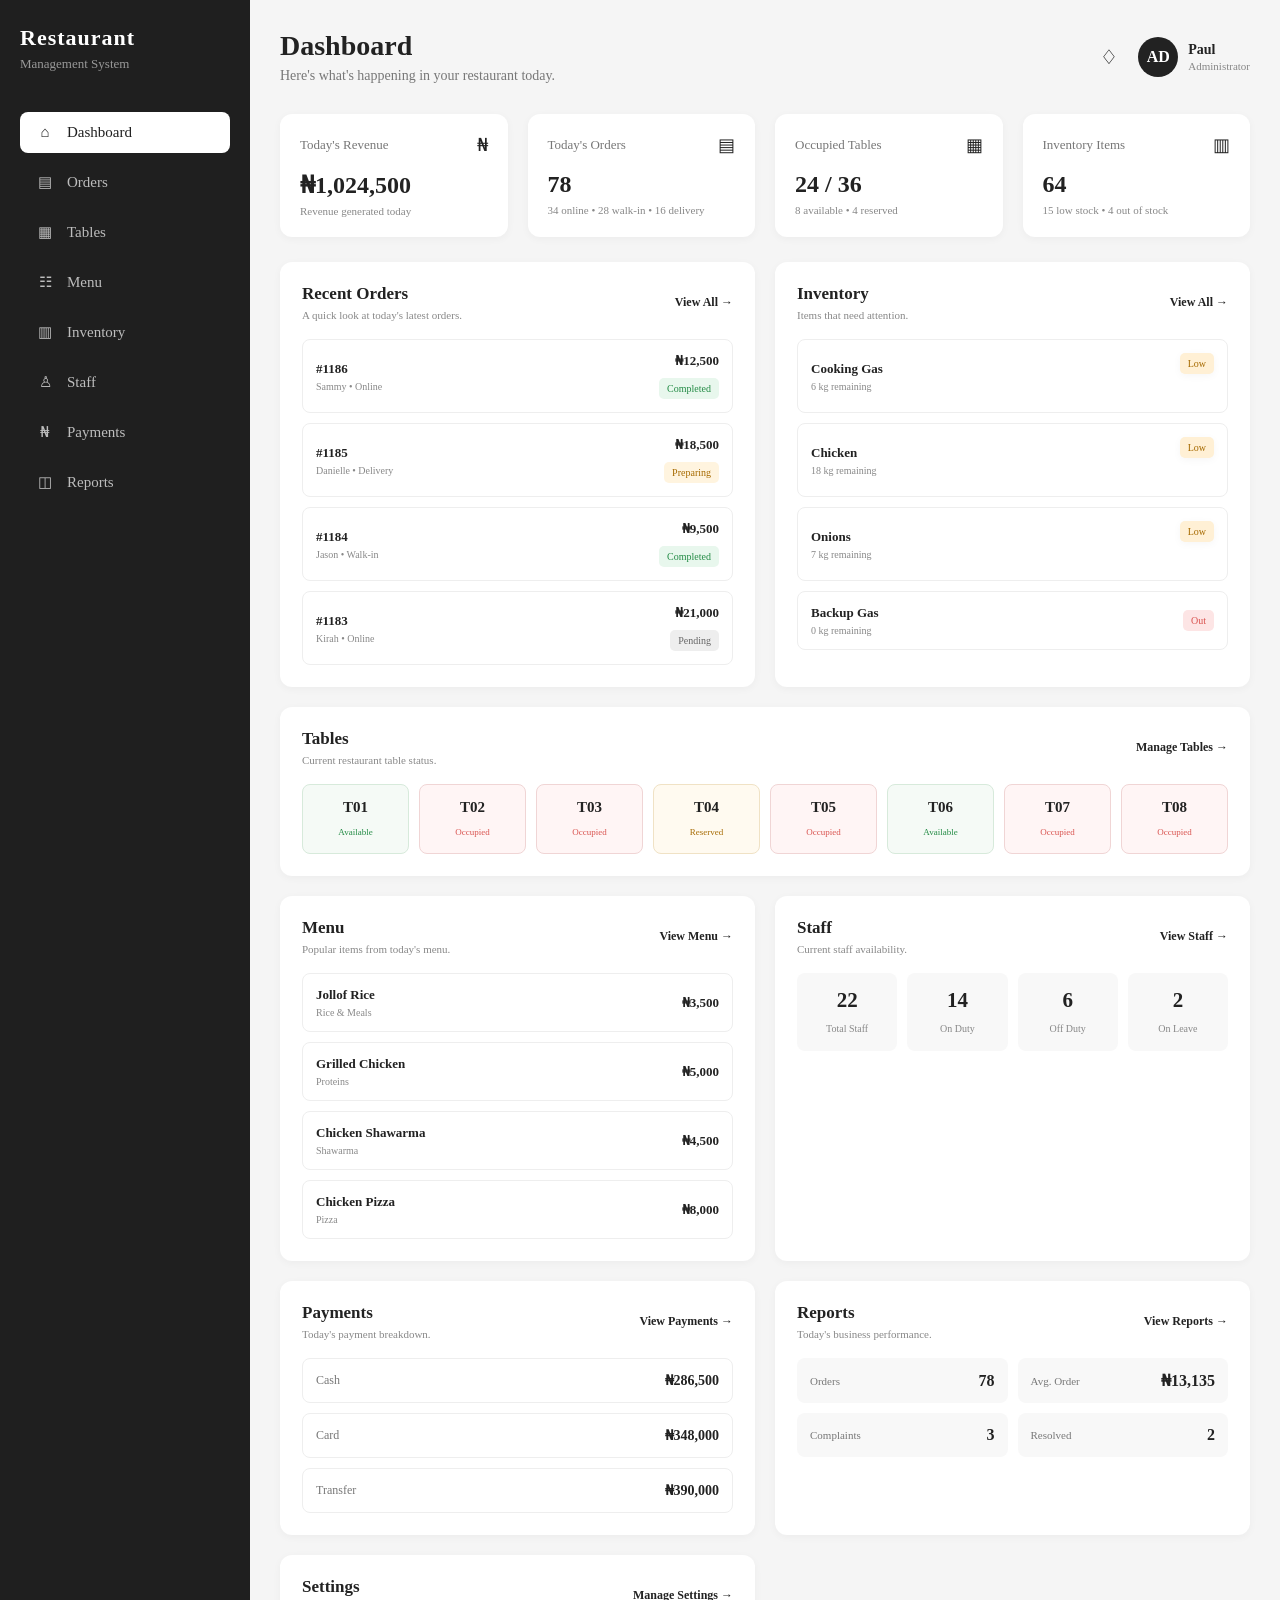
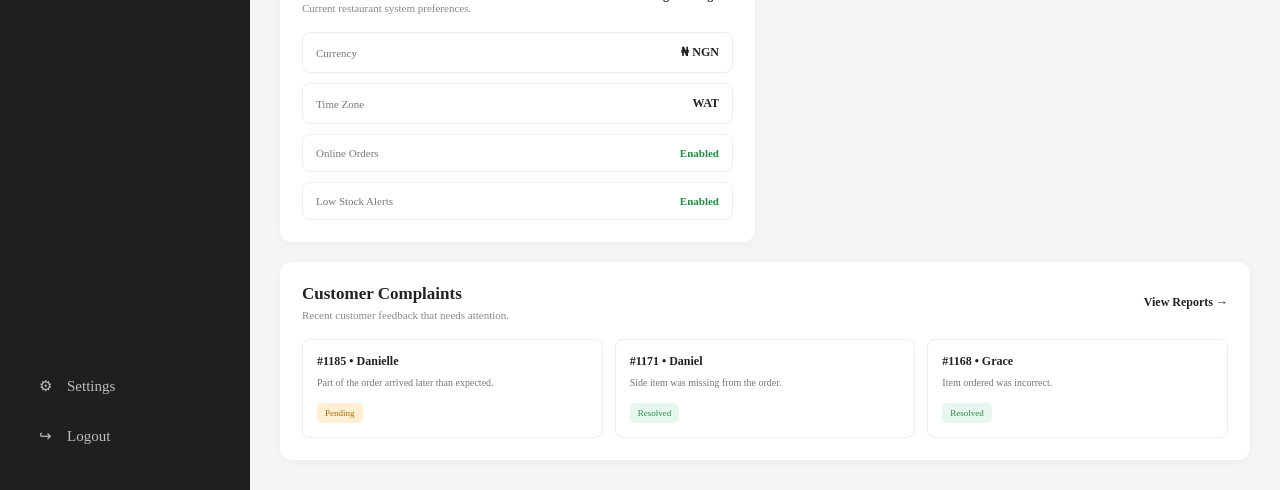
<file: index.html>
<!DOCTYPE html>
<html lang="en">
  <head>
    <meta charset="UTF-8" />
    <meta name="viewport" content="width=device-width, initial-scale=1.0" />
    <title>Dashboard | Restaurant Management System</title>
    <link rel="stylesheet" href="style.css" />
  </head>

  <body>
    <div class="app">
      <aside class="sidebar">
        <div class="desktop-logo logo">
          <h1>Restaurant</h1>
          <p>Management System</p>
        </div>

        <div class="mobile-sidebar-header">
          <div class="mobile-logo">
            <h1>Restaurant</h1>
            <p>Management System</p>
          </div>

          <button
            class="menu-button"
            id="menuButton"
            aria-label="Open menu"
            aria-expanded="false"
          >
            ☰
          </button>
        </div>

        <nav class="sidebar-nav">
          <ul>
            <li class="active">
              <a href="index.html">
                <span>⌂</span>
                Dashboard
              </a>
            </li>

            <li>
              <a href="orders.html">
                <span>▤</span>
                Orders
              </a>
            </li>

            <li>
              <a href="tables.html">
                <span>▦</span>
                Tables
              </a>
            </li>

            <li>
              <a href="menu.html">
                <span>☷</span>
                Menu
              </a>
            </li>

            <li>
              <a href="inventory.html">
                <span>▥</span>
                Inventory
              </a>
            </li>

            <li>
              <a href="staff.html">
                <span>♙</span>
                Staff
              </a>
            </li>

            <li>
              <a href="payments.html">
                <span>₦</span>
                Payments
              </a>
            </li>

            <li>
              <a href="reports.html">
                <span>◫</span>
                Reports
              </a>
            </li>
          </ul>
        </nav>

        <div class="sidebar-bottom">
          <a href="settings.html">
            <span>⚙</span>
            Settings
          </a>

          <a href="#">
            <span>↪</span>
            Logout
          </a>
        </div>
      </aside>

      <main class="main-content">
        <header class="top-header">
          <div class="header-title">
            <h2>Dashboard</h2>

            <p>Here's what's happening in your restaurant today.</p>
          </div>

          <div class="header-right">
            <button class="notification-button">♢</button>

            <div class="admin-profile">
              <div class="admin-avatar">AD</div>

              <div>
                <h4>Paul</h4>
                <p>Administrator</p>
              </div>
            </div>
          </div>
        </header>

        <section class="stats">
          <div class="stat-card">
            <div class="stat-card-top">
              <h3>Today's Revenue</h3>
              <span>₦</span>
            </div>

            <div class="stat-number">₦1,024,500</div>

            <div class="stat-description">Revenue generated today</div>
          </div>

          <div class="stat-card">
            <div class="stat-card-top">
              <h3>Today's Orders</h3>
              <span>▤</span>
            </div>

            <div class="stat-number">78</div>

            <div class="stat-description">
              34 online • 28 walk-in • 16 delivery
            </div>
          </div>

          <div class="stat-card">
            <div class="stat-card-top">
              <h3>Occupied Tables</h3>
              <span>▦</span>
            </div>

            <div class="stat-number">24 / 36</div>

            <div class="stat-description">8 available • 4 reserved</div>
          </div>

          <div class="stat-card">
            <div class="stat-card-top">
              <h3>Inventory Items</h3>
              <span>▥</span>
            </div>

            <div class="stat-number">64</div>

            <div class="stat-description">15 low stock • 4 out of stock</div>
          </div>
        </section>

        <section class="dashboard-grid">
          <div class="dashboard-section">
            <div class="section-header">
              <div>
                <h2>Recent Orders</h2>
                <p>A quick look at today's latest orders.</p>
              </div>

              <a href="orders.html"> View All → </a>
            </div>

            <div class="dashboard-orders">
              <div class="dashboard-order">
                <div>
                  <strong>#1186</strong>
                  <p>Sammy • Online</p>
                </div>

                <div>
                  <strong>₦12,500</strong>
                  <span class="status completed"> Completed </span>
                </div>
              </div>

              <div class="dashboard-order">
                <div>
                  <strong>#1185</strong>
                  <p>Danielle • Delivery</p>
                </div>

                <div>
                  <strong>₦18,500</strong>
                  <span class="status preparing"> Preparing </span>
                </div>
              </div>

              <div class="dashboard-order">
                <div>
                  <strong>#1184</strong>
                  <p>Jason • Walk-in</p>
                </div>

                <div>
                  <strong>₦9,500</strong>
                  <span class="status completed"> Completed </span>
                </div>
              </div>

              <div class="dashboard-order">
                <div>
                  <strong>#1183</strong>
                  <p>Kirah • Online</p>
                </div>

                <div>
                  <strong>₦21,000</strong>
                  <span class="status pending"> Pending </span>
                </div>
              </div>
            </div>
          </div>

          <div class="dashboard-section">
            <div class="section-header">
              <div>
                <h2>Inventory</h2>
                <p>Items that need attention.</p>
              </div>

              <a href="inventory.html"> View All → </a>
            </div>

            <div class="dashboard-inventory">
              <div class="dashboard-inventory-item">
                <div>
                  <strong>Cooking Gas</strong>
                  <p>6 kg remaining</p>
                </div>

                <span class="inventory-status low-stock"> Low </span>
              </div>

              <div class="dashboard-inventory-item">
                <div>
                  <strong>Chicken</strong>
                  <p>18 kg remaining</p>
                </div>

                <span class="inventory-status low-stock"> Low </span>
              </div>

              <div class="dashboard-inventory-item">
                <div>
                  <strong>Onions</strong>
                  <p>7 kg remaining</p>
                </div>

                <span class="inventory-status low-stock"> Low </span>
              </div>

              <div class="dashboard-inventory-item">
                <div>
                  <strong>Backup Gas</strong>
                  <p>0 kg remaining</p>
                </div>

                <span class="inventory-status out-stock"> Out </span>
              </div>
            </div>
          </div>

          <div class="dashboard-section dashboard-wide">
            <div class="section-header">
              <div>
                <h2>Tables</h2>
                <p>Current restaurant table status.</p>
              </div>

              <a href="tables.html"> Manage Tables → </a>
            </div>

            <div class="dashboard-table-grid">
              <div class="dashboard-table available">
                <strong>T01</strong>
                <span>Available</span>
              </div>

              <div class="dashboard-table occupied">
                <strong>T02</strong>
                <span>Occupied</span>
              </div>

              <div class="dashboard-table occupied">
                <strong>T03</strong>
                <span>Occupied</span>
              </div>

              <div class="dashboard-table reserved">
                <strong>T04</strong>
                <span>Reserved</span>
              </div>

              <div class="dashboard-table occupied">
                <strong>T05</strong>
                <span>Occupied</span>
              </div>

              <div class="dashboard-table available">
                <strong>T06</strong>
                <span>Available</span>
              </div>

              <div class="dashboard-table occupied">
                <strong>T07</strong>
                <span>Occupied</span>
              </div>

              <div class="dashboard-table occupied">
                <strong>T08</strong>
                <span>Occupied</span>
              </div>
            </div>
          </div>

          <div class="dashboard-section">
            <div class="section-header">
              <div>
                <h2>Menu</h2>
                <p>Popular items from today's menu.</p>
              </div>

              <a href="menu.html"> View Menu → </a>
            </div>

            <div class="dashboard-menu-list">
              <div class="dashboard-menu-item">
                <div>
                  <strong>Jollof Rice</strong>
                  <p>Rice & Meals</p>
                </div>

                <strong>₦3,500</strong>
              </div>

              <div class="dashboard-menu-item">
                <div>
                  <strong>Grilled Chicken</strong>
                  <p>Proteins</p>
                </div>

                <strong>₦5,000</strong>
              </div>

              <div class="dashboard-menu-item">
                <div>
                  <strong>Chicken Shawarma</strong>
                  <p>Shawarma</p>
                </div>

                <strong>₦4,500</strong>
              </div>

              <div class="dashboard-menu-item">
                <div>
                  <strong>Chicken Pizza</strong>
                  <p>Pizza</p>
                </div>

                <strong>₦8,000</strong>
              </div>
            </div>
          </div>

          <div class="dashboard-section">
            <div class="section-header">
              <div>
                <h2>Staff</h2>
                <p>Current staff availability.</p>
              </div>

              <a href="staff.html"> View Staff → </a>
            </div>

            <div class="dashboard-staff">
              <div class="dashboard-staff-stat">
                <strong>22</strong>
                <span>Total Staff</span>
              </div>

              <div class="dashboard-staff-stat">
                <strong>14</strong>
                <span>On Duty</span>
              </div>

              <div class="dashboard-staff-stat">
                <strong>6</strong>
                <span>Off Duty</span>
              </div>

              <div class="dashboard-staff-stat">
                <strong>2</strong>
                <span>On Leave</span>
              </div>
            </div>
          </div>

          <div class="dashboard-section">
            <div class="section-header">
              <div>
                <h2>Payments</h2>
                <p>Today's payment breakdown.</p>
              </div>

              <a href="payments.html"> View Payments → </a>
            </div>

            <div class="dashboard-payment-list">
              <div class="dashboard-payment-item">
                <span>Cash</span>
                <strong>₦286,500</strong>
              </div>

              <div class="dashboard-payment-item">
                <span>Card</span>
                <strong>₦348,000</strong>
              </div>

              <div class="dashboard-payment-item">
                <span>Transfer</span>
                <strong>₦390,000</strong>
              </div>
            </div>
          </div>

          <div class="dashboard-section">
            <div class="section-header">
              <div>
                <h2>Reports</h2>
                <p>Today's business performance.</p>
              </div>

              <a href="reports.html"> View Reports → </a>
            </div>

            <div class="dashboard-report-list">
              <div class="dashboard-report-item">
                <span>Orders</span>
                <strong>78</strong>
              </div>

              <div class="dashboard-report-item">
                <span>Avg. Order</span>
                <strong>₦13,135</strong>
              </div>

              <div class="dashboard-report-item">
                <span>Complaints</span>
                <strong>3</strong>
              </div>

              <div class="dashboard-report-item">
                <span>Resolved</span>
                <strong>2</strong>
              </div>
            </div>
          </div>

          <div class="dashboard-section">
            <div class="section-header">
              <div>
                <h2>Settings</h2>
                <p>Current restaurant system preferences.</p>
              </div>

              <a href="settings.html"> Manage Settings → </a>
            </div>

            <div class="dashboard-settings">
              <div class="dashboard-setting-item">
                <span>Currency</span>
                <strong>₦ NGN</strong>
              </div>

              <div class="dashboard-setting-item">
                <span>Time Zone</span>
                <strong>WAT</strong>
              </div>

              <div class="dashboard-setting-item">
                <span>Online Orders</span>
                <span class="setting-active">Enabled</span>
              </div>

              <div class="dashboard-setting-item">
                <span>Low Stock Alerts</span>
                <span class="setting-active">Enabled</span>
              </div>
            </div>
          </div>

          <div class="dashboard-section dashboard-wide">
            <div class="section-header">
              <div>
                <h2>Customer Complaints</h2>
                <p>Recent customer feedback that needs attention.</p>
              </div>

              <a href="reports.html"> View Reports → </a>
            </div>

            <div class="dashboard-complaints">
              <div class="dashboard-complaint">
                <div>
                  <strong>#1185 • Danielle</strong>
                  <p>Part of the order arrived later than expected.</p>
                </div>

                <span class="complaint-status pending"> Pending </span>
              </div>

              <div class="dashboard-complaint">
                <div>
                  <strong>#1171 • Daniel</strong>
                  <p>Side item was missing from the order.</p>
                </div>

                <span class="complaint-status resolved"> Resolved </span>
              </div>

              <div class="dashboard-complaint">
                <div>
                  <strong>#1168 • Grace</strong>
                  <p>Item ordered was incorrect.</p>
                </div>

                <span class="complaint-status resolved"> Resolved </span>
              </div>
            </div>
          </div>
        </section>
      </main>
    </div>

    <script src="script.js"></script>
  </body>
</html>
</file>
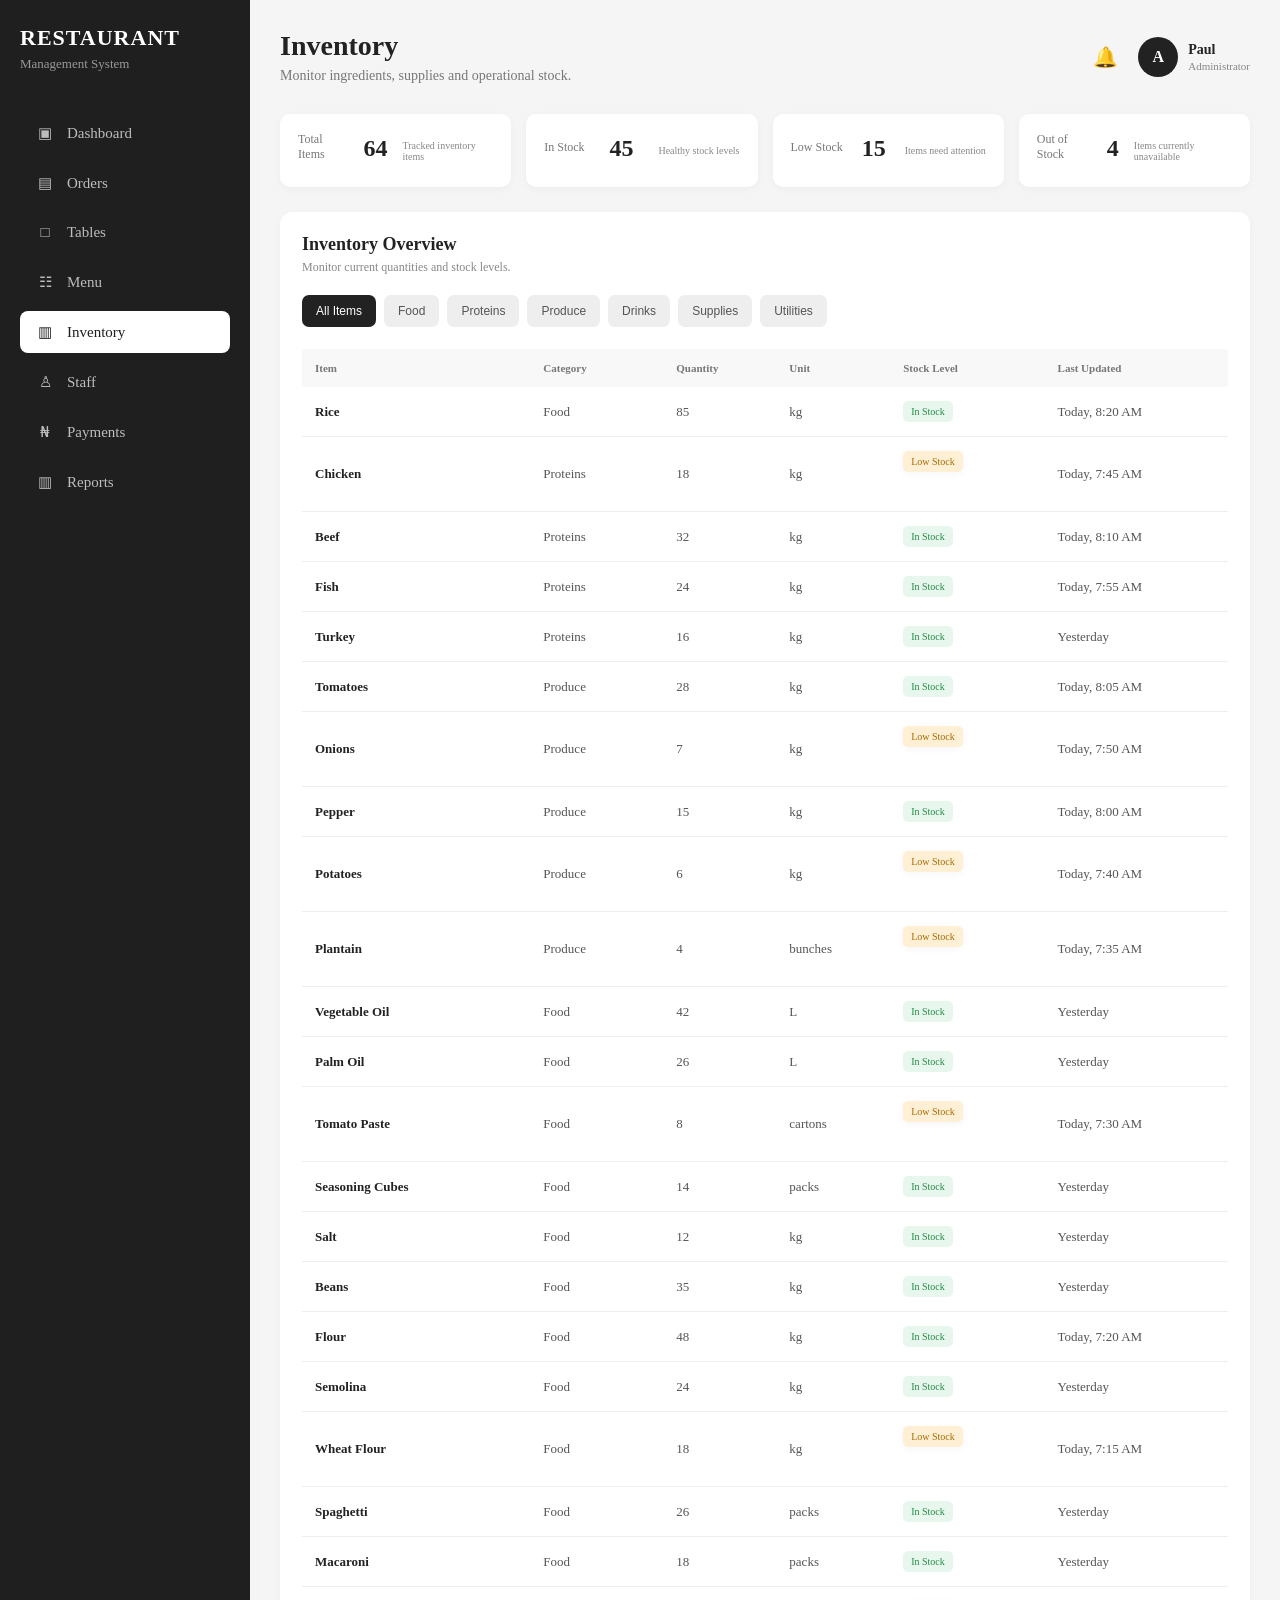
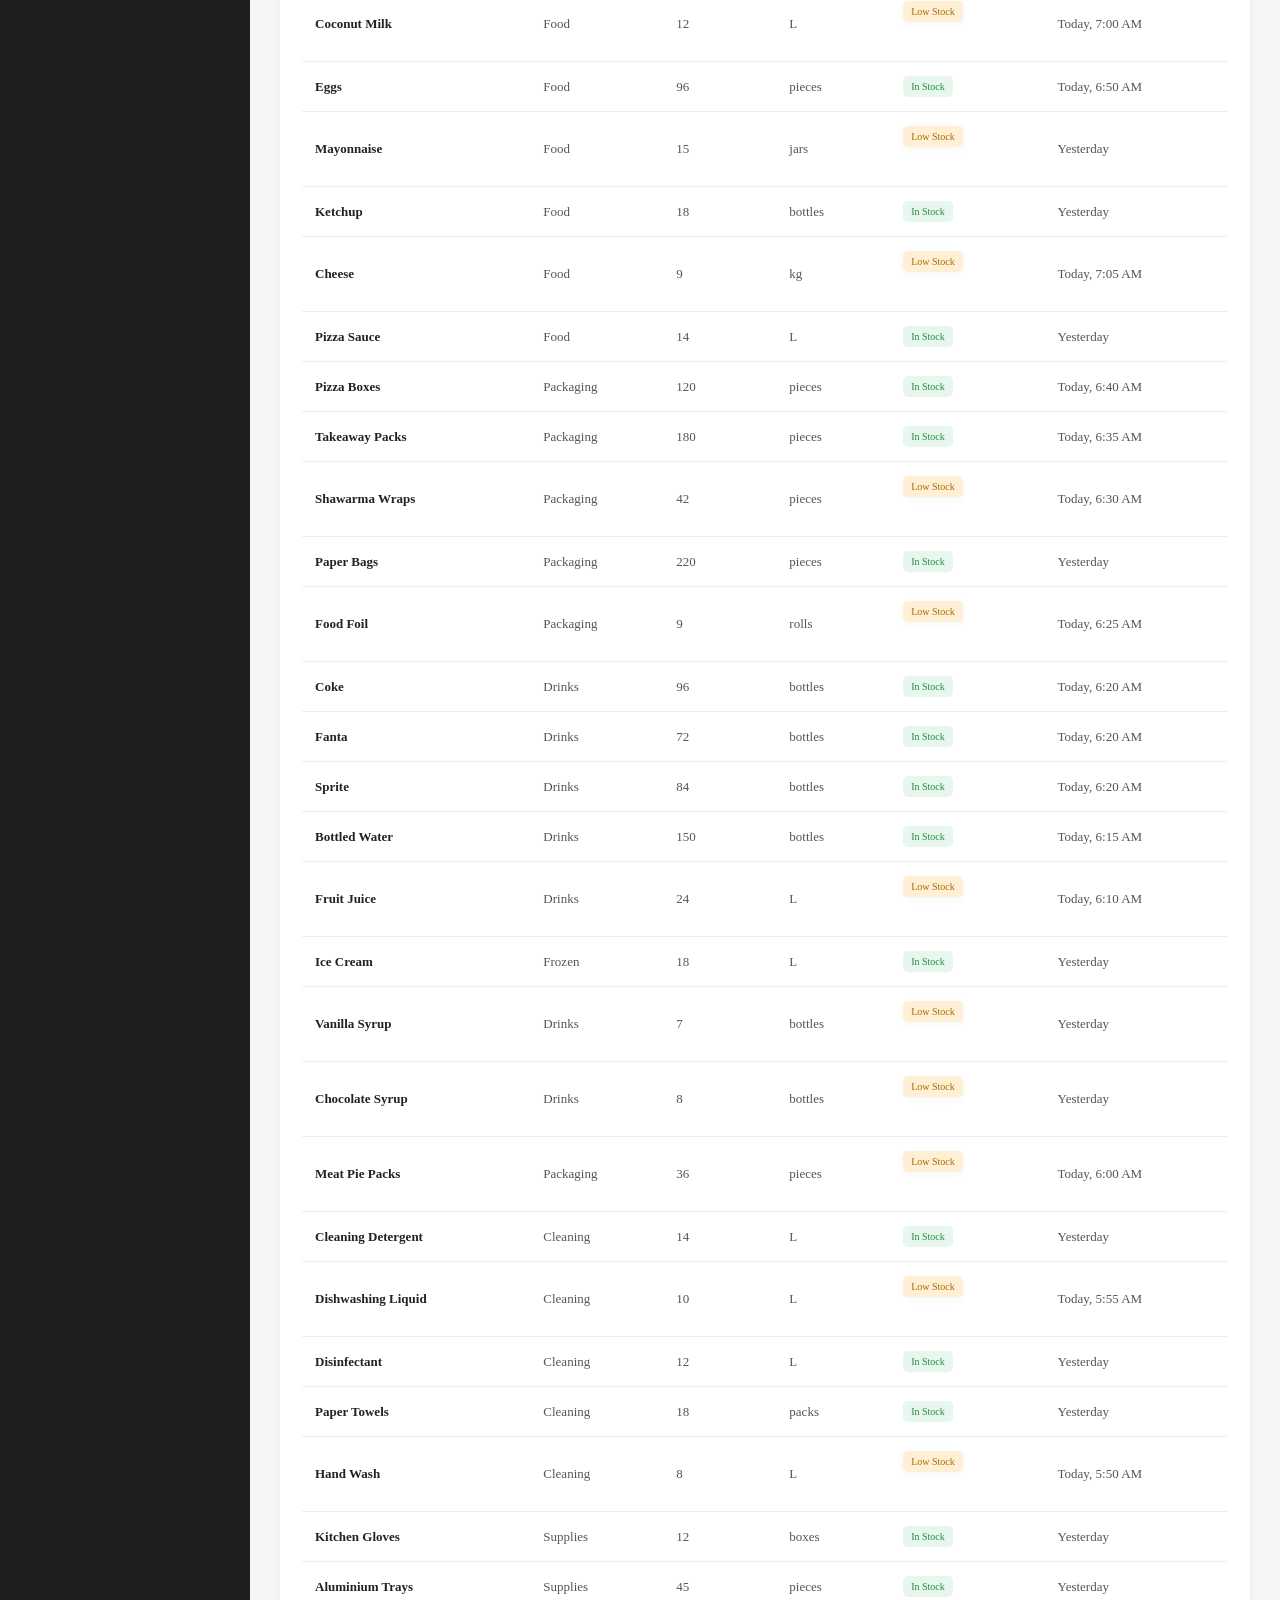
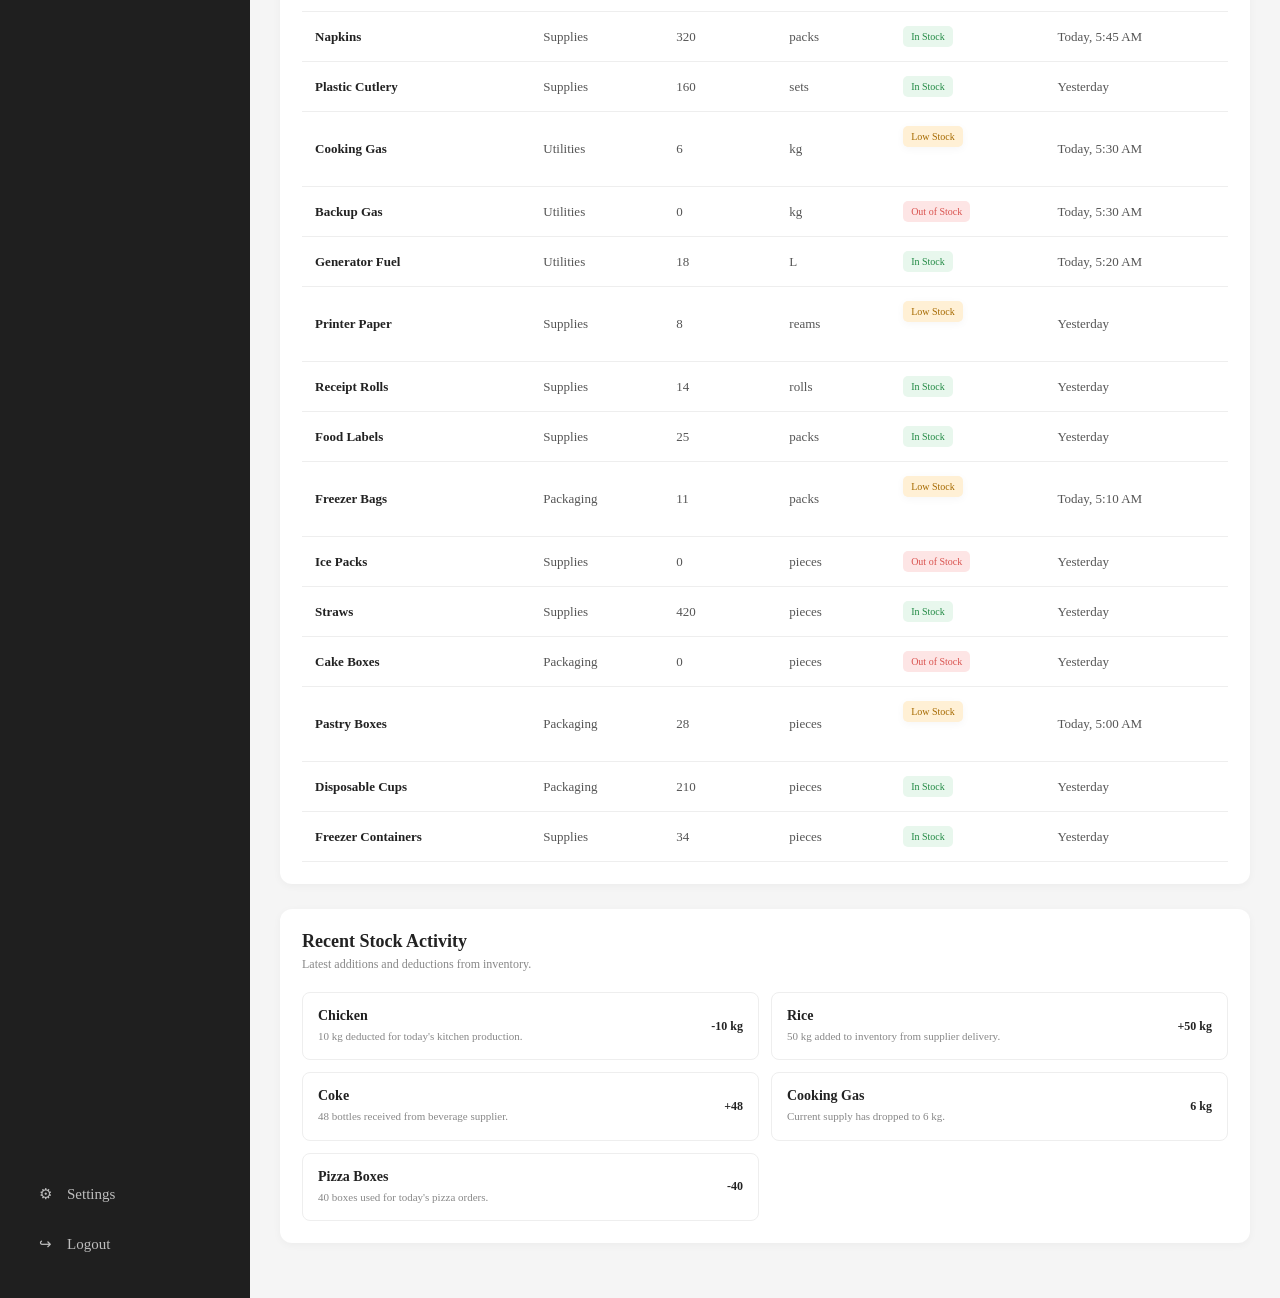
<file: inventory.html>
<!doctype html>
<html lang="en">
  <head>
    <meta charset="UTF-8" />

    <meta name="viewport" content="width=device-width, initial-scale=1.0" />

    <title>Inventory | Restaurant Management System</title>

    <link rel="stylesheet" href="style.css" />
  </head>

  <body>
    <div class="app">
      <aside class="sidebar">
        <div class="mobile-sidebar-header">
          <div class="mobile-logo">
            <h1>RESTAURANT</h1>
            <p>Management System</p>
          </div>

          <button
            type="button"
            class="menu-button"
            id="menuButton"
            aria-label="Open navigation menu"
            aria-expanded="false"
          >
            ☰
          </button>
        </div>

        <div class="logo desktop-logo">
          <h1>RESTAURANT</h1>
          <p>Management System</p>
        </div>

        <nav class="sidebar-nav">
          <ul>
            <li>
              <a href="index.html">
                <span>▣</span>
                Dashboard
              </a>
            </li>

            <li>
              <a href="orders.html">
                <span>▤</span>
                Orders
              </a>
            </li>

            <li>
              <a href="tables.html">
                <span>□</span>
                Tables
              </a>
            </li>

            <li>
              <a href="menu.html">
                <span>☷</span>
                Menu
              </a>
            </li>

            <li class="active">
              <a href="inventory.html">
                <span>▥</span>
                Inventory
              </a>
            </li>

            <li>
              <a href="staff.html">
                <span>♙</span>
                Staff
              </a>
            </li>

            <li>
              <a href="payments.html">
                <span>₦</span>
                Payments
              </a>
            </li>

            <li>
              <a href="reports.html">
                <span>▥</span>
                Reports
              </a>
            </li>
          </ul>
        </nav>

        <div class="sidebar-bottom">
          <a href="settings.html">
            <span>⚙</span>
            Settings
          </a>

          <a href="#">
            <span>↪</span>
            Logout
          </a>
        </div>
      </aside>

      <main class="main-content">
        <header class="top-header">
          <div class="header-title">
            <h2>Inventory</h2>

            <p>Monitor ingredients, supplies and operational stock.</p>
          </div>

          <div class="header-right">
            <button type="button" class="notification-button">🔔</button>

            <div class="admin-profile">
              <div class="admin-avatar">A</div>

              <div>
                <h4>Paul</h4>

                <p>Administrator</p>
              </div>
            </div>
          </div>
        </header>

        <section class="inventory-summary">
          <div class="inventory-summary-card">
            <span>Total Items</span>

            <strong>64</strong>

            <p>Tracked inventory items</p>
          </div>

          <div class="inventory-summary-card">
            <span>In Stock</span>

            <strong>45</strong>

            <p>Healthy stock levels</p>
          </div>

          <div class="inventory-summary-card">
            <span>Low Stock</span>

            <strong>15</strong>

            <p>Items need attention</p>
          </div>

          <div class="inventory-summary-card">
            <span>Out of Stock</span>

            <strong>4</strong>

            <p>Items currently unavailable</p>
          </div>
        </section>

        <section class="inventory-page">
          <div class="section-header">
            <div>
              <h2>Inventory Overview</h2>

              <p>Monitor current quantities and stock levels.</p>
            </div>
          </div>

          <div class="inventory-filters">
            <button class="inventory-filter active">All Items</button>

            <button class="inventory-filter">Food</button>

            <button class="inventory-filter">Proteins</button>

            <button class="inventory-filter">Produce</button>

            <button class="inventory-filter">Drinks</button>

            <button class="inventory-filter">Supplies</button>

            <button class="inventory-filter">Utilities</button>
          </div>

          <div class="inventory-table-wrapper">
            <table class="inventory-table">
              <thead>
                <tr>
                  <th>Item</th>

                  <th>Category</th>

                  <th>Quantity</th>

                  <th>Unit</th>

                  <th>Stock Level</th>

                  <th>Last Updated</th>
                </tr>
              </thead>

              <tbody>
                <tr>
                  <td>Rice</td>

                  <td>Food</td>

                  <td>85</td>

                  <td>kg</td>

                  <td>
                    <span class="inventory-status in-stock"> In Stock </span>
                  </td>

                  <td>Today, 8:20 AM</td>
                </tr>

                <tr>
                  <td>Chicken</td>

                  <td>Proteins</td>

                  <td>18</td>

                  <td>kg</td>

                  <td>
                    <span class="inventory-status low-stock"> Low Stock </span>
                  </td>

                  <td>Today, 7:45 AM</td>
                </tr>

                <tr>
                  <td>Beef</td>

                  <td>Proteins</td>

                  <td>32</td>

                  <td>kg</td>

                  <td>
                    <span class="inventory-status in-stock"> In Stock </span>
                  </td>

                  <td>Today, 8:10 AM</td>
                </tr>

                <tr>
                  <td>Fish</td>

                  <td>Proteins</td>

                  <td>24</td>

                  <td>kg</td>

                  <td>
                    <span class="inventory-status in-stock"> In Stock </span>
                  </td>

                  <td>Today, 7:55 AM</td>
                </tr>

                <tr>
                  <td>Turkey</td>

                  <td>Proteins</td>

                  <td>16</td>

                  <td>kg</td>

                  <td>
                    <span class="inventory-status in-stock"> In Stock </span>
                  </td>

                  <td>Yesterday</td>
                </tr>

                <tr>
                  <td>Tomatoes</td>

                  <td>Produce</td>

                  <td>28</td>

                  <td>kg</td>

                  <td>
                    <span class="inventory-status in-stock"> In Stock </span>
                  </td>

                  <td>Today, 8:05 AM</td>
                </tr>

                <tr>
                  <td>Onions</td>

                  <td>Produce</td>

                  <td>7</td>

                  <td>kg</td>

                  <td>
                    <span class="inventory-status low-stock"> Low Stock </span>
                  </td>

                  <td>Today, 7:50 AM</td>
                </tr>

                <tr>
                  <td>Pepper</td>

                  <td>Produce</td>

                  <td>15</td>

                  <td>kg</td>

                  <td>
                    <span class="inventory-status in-stock"> In Stock </span>
                  </td>

                  <td>Today, 8:00 AM</td>
                </tr>

                <tr>
                  <td>Potatoes</td>

                  <td>Produce</td>

                  <td>6</td>

                  <td>kg</td>

                  <td>
                    <span class="inventory-status low-stock"> Low Stock </span>
                  </td>

                  <td>Today, 7:40 AM</td>
                </tr>

                <tr>
                  <td>Plantain</td>

                  <td>Produce</td>

                  <td>4</td>

                  <td>bunches</td>

                  <td>
                    <span class="inventory-status low-stock"> Low Stock </span>
                  </td>

                  <td>Today, 7:35 AM</td>
                </tr>

                <tr>
                  <td>Vegetable Oil</td>

                  <td>Food</td>

                  <td>42</td>

                  <td>L</td>

                  <td>
                    <span class="inventory-status in-stock"> In Stock </span>
                  </td>

                  <td>Yesterday</td>
                </tr>

                <tr>
                  <td>Palm Oil</td>

                  <td>Food</td>

                  <td>26</td>

                  <td>L</td>

                  <td>
                    <span class="inventory-status in-stock"> In Stock </span>
                  </td>

                  <td>Yesterday</td>
                </tr>

                <tr>
                  <td>Tomato Paste</td>

                  <td>Food</td>

                  <td>8</td>

                  <td>cartons</td>

                  <td>
                    <span class="inventory-status low-stock"> Low Stock </span>
                  </td>

                  <td>Today, 7:30 AM</td>
                </tr>

                <tr>
                  <td>Seasoning Cubes</td>

                  <td>Food</td>

                  <td>14</td>

                  <td>packs</td>

                  <td>
                    <span class="inventory-status in-stock"> In Stock </span>
                  </td>

                  <td>Yesterday</td>
                </tr>

                <tr>
                  <td>Salt</td>

                  <td>Food</td>

                  <td>12</td>

                  <td>kg</td>

                  <td>
                    <span class="inventory-status in-stock"> In Stock </span>
                  </td>

                  <td>Yesterday</td>
                </tr>

                <tr>
                  <td>Beans</td>

                  <td>Food</td>

                  <td>35</td>

                  <td>kg</td>

                  <td>
                    <span class="inventory-status in-stock"> In Stock </span>
                  </td>

                  <td>Yesterday</td>
                </tr>

                <tr>
                  <td>Flour</td>

                  <td>Food</td>

                  <td>48</td>

                  <td>kg</td>

                  <td>
                    <span class="inventory-status in-stock"> In Stock </span>
                  </td>

                  <td>Today, 7:20 AM</td>
                </tr>

                <tr>
                  <td>Semolina</td>

                  <td>Food</td>

                  <td>24</td>

                  <td>kg</td>

                  <td>
                    <span class="inventory-status in-stock"> In Stock </span>
                  </td>

                  <td>Yesterday</td>
                </tr>

                <tr>
                  <td>Wheat Flour</td>

                  <td>Food</td>

                  <td>18</td>

                  <td>kg</td>

                  <td>
                    <span class="inventory-status low-stock"> Low Stock </span>
                  </td>

                  <td>Today, 7:15 AM</td>
                </tr>

                <tr>
                  <td>Spaghetti</td>

                  <td>Food</td>

                  <td>26</td>

                  <td>packs</td>

                  <td>
                    <span class="inventory-status in-stock"> In Stock </span>
                  </td>

                  <td>Yesterday</td>
                </tr>

                <tr>
                  <td>Macaroni</td>

                  <td>Food</td>

                  <td>18</td>

                  <td>packs</td>

                  <td>
                    <span class="inventory-status in-stock"> In Stock </span>
                  </td>

                  <td>Yesterday</td>
                </tr>

                <tr>
                  <td>Coconut Milk</td>

                  <td>Food</td>

                  <td>12</td>

                  <td>L</td>

                  <td>
                    <span class="inventory-status low-stock"> Low Stock </span>
                  </td>

                  <td>Today, 7:00 AM</td>
                </tr>

                <tr>
                  <td>Eggs</td>

                  <td>Food</td>

                  <td>96</td>

                  <td>pieces</td>

                  <td>
                    <span class="inventory-status in-stock"> In Stock </span>
                  </td>

                  <td>Today, 6:50 AM</td>
                </tr>

                <tr>
                  <td>Mayonnaise</td>

                  <td>Food</td>

                  <td>15</td>

                  <td>jars</td>

                  <td>
                    <span class="inventory-status low-stock"> Low Stock </span>
                  </td>

                  <td>Yesterday</td>
                </tr>

                <tr>
                  <td>Ketchup</td>

                  <td>Food</td>

                  <td>18</td>

                  <td>bottles</td>

                  <td>
                    <span class="inventory-status in-stock"> In Stock </span>
                  </td>

                  <td>Yesterday</td>
                </tr>

                <tr>
                  <td>Cheese</td>

                  <td>Food</td>

                  <td>9</td>

                  <td>kg</td>

                  <td>
                    <span class="inventory-status low-stock"> Low Stock </span>
                  </td>

                  <td>Today, 7:05 AM</td>
                </tr>

                <tr>
                  <td>Pizza Sauce</td>

                  <td>Food</td>

                  <td>14</td>

                  <td>L</td>

                  <td>
                    <span class="inventory-status in-stock"> In Stock </span>
                  </td>

                  <td>Yesterday</td>
                </tr>

                <tr>
                  <td>Pizza Boxes</td>

                  <td>Packaging</td>

                  <td>120</td>

                  <td>pieces</td>

                  <td>
                    <span class="inventory-status in-stock"> In Stock </span>
                  </td>

                  <td>Today, 6:40 AM</td>
                </tr>

                <tr>
                  <td>Takeaway Packs</td>

                  <td>Packaging</td>

                  <td>180</td>

                  <td>pieces</td>

                  <td>
                    <span class="inventory-status in-stock"> In Stock </span>
                  </td>

                  <td>Today, 6:35 AM</td>
                </tr>

                <tr>
                  <td>Shawarma Wraps</td>

                  <td>Packaging</td>

                  <td>42</td>

                  <td>pieces</td>

                  <td>
                    <span class="inventory-status low-stock"> Low Stock </span>
                  </td>

                  <td>Today, 6:30 AM</td>
                </tr>

                <tr>
                  <td>Paper Bags</td>

                  <td>Packaging</td>

                  <td>220</td>

                  <td>pieces</td>

                  <td>
                    <span class="inventory-status in-stock"> In Stock </span>
                  </td>

                  <td>Yesterday</td>
                </tr>

                <tr>
                  <td>Food Foil</td>

                  <td>Packaging</td>

                  <td>9</td>

                  <td>rolls</td>

                  <td>
                    <span class="inventory-status low-stock"> Low Stock </span>
                  </td>

                  <td>Today, 6:25 AM</td>
                </tr>

                <tr>
                  <td>Coke</td>

                  <td>Drinks</td>

                  <td>96</td>

                  <td>bottles</td>

                  <td>
                    <span class="inventory-status in-stock"> In Stock </span>
                  </td>

                  <td>Today, 6:20 AM</td>
                </tr>

                <tr>
                  <td>Fanta</td>

                  <td>Drinks</td>

                  <td>72</td>

                  <td>bottles</td>

                  <td>
                    <span class="inventory-status in-stock"> In Stock </span>
                  </td>

                  <td>Today, 6:20 AM</td>
                </tr>

                <tr>
                  <td>Sprite</td>

                  <td>Drinks</td>

                  <td>84</td>

                  <td>bottles</td>

                  <td>
                    <span class="inventory-status in-stock"> In Stock </span>
                  </td>

                  <td>Today, 6:20 AM</td>
                </tr>

                <tr>
                  <td>Bottled Water</td>

                  <td>Drinks</td>

                  <td>150</td>

                  <td>bottles</td>

                  <td>
                    <span class="inventory-status in-stock"> In Stock </span>
                  </td>

                  <td>Today, 6:15 AM</td>
                </tr>

                <tr>
                  <td>Fruit Juice</td>

                  <td>Drinks</td>

                  <td>24</td>

                  <td>L</td>

                  <td>
                    <span class="inventory-status low-stock"> Low Stock </span>
                  </td>

                  <td>Today, 6:10 AM</td>
                </tr>

                <tr>
                  <td>Ice Cream</td>

                  <td>Frozen</td>

                  <td>18</td>

                  <td>L</td>

                  <td>
                    <span class="inventory-status in-stock"> In Stock </span>
                  </td>

                  <td>Yesterday</td>
                </tr>

                <tr>
                  <td>Vanilla Syrup</td>

                  <td>Drinks</td>

                  <td>7</td>

                  <td>bottles</td>

                  <td>
                    <span class="inventory-status low-stock"> Low Stock </span>
                  </td>

                  <td>Yesterday</td>
                </tr>

                <tr>
                  <td>Chocolate Syrup</td>

                  <td>Drinks</td>

                  <td>8</td>

                  <td>bottles</td>

                  <td>
                    <span class="inventory-status low-stock"> Low Stock </span>
                  </td>

                  <td>Yesterday</td>
                </tr>

                <tr>
                  <td>Meat Pie Packs</td>

                  <td>Packaging</td>

                  <td>36</td>

                  <td>pieces</td>

                  <td>
                    <span class="inventory-status low-stock"> Low Stock </span>
                  </td>

                  <td>Today, 6:00 AM</td>
                </tr>

                <tr>
                  <td>Cleaning Detergent</td>

                  <td>Cleaning</td>

                  <td>14</td>

                  <td>L</td>

                  <td>
                    <span class="inventory-status in-stock"> In Stock </span>
                  </td>

                  <td>Yesterday</td>
                </tr>

                <tr>
                  <td>Dishwashing Liquid</td>

                  <td>Cleaning</td>

                  <td>10</td>

                  <td>L</td>

                  <td>
                    <span class="inventory-status low-stock"> Low Stock </span>
                  </td>

                  <td>Today, 5:55 AM</td>
                </tr>

                <tr>
                  <td>Disinfectant</td>

                  <td>Cleaning</td>

                  <td>12</td>

                  <td>L</td>

                  <td>
                    <span class="inventory-status in-stock"> In Stock </span>
                  </td>

                  <td>Yesterday</td>
                </tr>

                <tr>
                  <td>Paper Towels</td>

                  <td>Cleaning</td>

                  <td>18</td>

                  <td>packs</td>

                  <td>
                    <span class="inventory-status in-stock"> In Stock </span>
                  </td>

                  <td>Yesterday</td>
                </tr>

                <tr>
                  <td>Hand Wash</td>

                  <td>Cleaning</td>

                  <td>8</td>

                  <td>L</td>

                  <td>
                    <span class="inventory-status low-stock"> Low Stock </span>
                  </td>

                  <td>Today, 5:50 AM</td>
                </tr>

                <tr>
                  <td>Kitchen Gloves</td>

                  <td>Supplies</td>

                  <td>12</td>

                  <td>boxes</td>

                  <td>
                    <span class="inventory-status in-stock"> In Stock </span>
                  </td>

                  <td>Yesterday</td>
                </tr>

                <tr>
                  <td>Aluminium Trays</td>

                  <td>Supplies</td>

                  <td>45</td>

                  <td>pieces</td>

                  <td>
                    <span class="inventory-status in-stock"> In Stock </span>
                  </td>

                  <td>Yesterday</td>
                </tr>

                <tr>
                  <td>Napkins</td>

                  <td>Supplies</td>

                  <td>320</td>

                  <td>packs</td>

                  <td>
                    <span class="inventory-status in-stock"> In Stock </span>
                  </td>

                  <td>Today, 5:45 AM</td>
                </tr>

                <tr>
                  <td>Plastic Cutlery</td>

                  <td>Supplies</td>

                  <td>160</td>

                  <td>sets</td>

                  <td>
                    <span class="inventory-status in-stock"> In Stock </span>
                  </td>

                  <td>Yesterday</td>
                </tr>

                <tr>
                  <td>Cooking Gas</td>

                  <td>Utilities</td>

                  <td>6</td>

                  <td>kg</td>

                  <td>
                    <span class="inventory-status low-stock"> Low Stock </span>
                  </td>

                  <td>Today, 5:30 AM</td>
                </tr>

                <tr>
                  <td>Backup Gas</td>

                  <td>Utilities</td>

                  <td>0</td>

                  <td>kg</td>

                  <td>
                    <span class="inventory-status out-stock">
                      Out of Stock
                    </span>
                  </td>

                  <td>Today, 5:30 AM</td>
                </tr>

                <tr>
                  <td>Generator Fuel</td>

                  <td>Utilities</td>

                  <td>18</td>

                  <td>L</td>

                  <td>
                    <span class="inventory-status in-stock"> In Stock </span>
                  </td>

                  <td>Today, 5:20 AM</td>
                </tr>

                <tr>
                  <td>Printer Paper</td>

                  <td>Supplies</td>

                  <td>8</td>

                  <td>reams</td>

                  <td>
                    <span class="inventory-status low-stock"> Low Stock </span>
                  </td>

                  <td>Yesterday</td>
                </tr>

                <tr>
                  <td>Receipt Rolls</td>

                  <td>Supplies</td>

                  <td>14</td>

                  <td>rolls</td>

                  <td>
                    <span class="inventory-status in-stock"> In Stock </span>
                  </td>

                  <td>Yesterday</td>
                </tr>

                <tr>
                  <td>Food Labels</td>

                  <td>Supplies</td>

                  <td>25</td>

                  <td>packs</td>

                  <td>
                    <span class="inventory-status in-stock"> In Stock </span>
                  </td>

                  <td>Yesterday</td>
                </tr>

                <tr>
                  <td>Freezer Bags</td>

                  <td>Packaging</td>

                  <td>11</td>

                  <td>packs</td>

                  <td>
                    <span class="inventory-status low-stock"> Low Stock </span>
                  </td>

                  <td>Today, 5:10 AM</td>
                </tr>

                <tr>
                  <td>Ice Packs</td>

                  <td>Supplies</td>

                  <td>0</td>

                  <td>pieces</td>

                  <td>
                    <span class="inventory-status out-stock">
                      Out of Stock
                    </span>
                  </td>

                  <td>Yesterday</td>
                </tr>

                <tr>
                  <td>Straws</td>

                  <td>Supplies</td>

                  <td>420</td>

                  <td>pieces</td>

                  <td>
                    <span class="inventory-status in-stock"> In Stock </span>
                  </td>

                  <td>Yesterday</td>
                </tr>

                <tr>
                  <td>Cake Boxes</td>

                  <td>Packaging</td>

                  <td>0</td>

                  <td>pieces</td>

                  <td>
                    <span class="inventory-status out-stock">
                      Out of Stock
                    </span>
                  </td>

                  <td>Yesterday</td>
                </tr>

                <tr>
                  <td>Pastry Boxes</td>

                  <td>Packaging</td>

                  <td>28</td>

                  <td>pieces</td>

                  <td>
                    <span class="inventory-status low-stock"> Low Stock </span>
                  </td>

                  <td>Today, 5:00 AM</td>
                </tr>

                <tr>
                  <td>Disposable Cups</td>

                  <td>Packaging</td>

                  <td>210</td>

                  <td>pieces</td>

                  <td>
                    <span class="inventory-status in-stock"> In Stock </span>
                  </td>

                  <td>Yesterday</td>
                </tr>

                <tr>
                  <td>Freezer Containers</td>

                  <td>Supplies</td>

                  <td>34</td>

                  <td>pieces</td>

                  <td>
                    <span class="inventory-status in-stock"> In Stock </span>
                  </td>

                  <td>Yesterday</td>
                </tr>
              </tbody>
            </table>
          </div>
        </section>

        <section class="inventory-activity">
          <div class="section-header">
            <div>
              <h2>Recent Stock Activity</h2>

              <p>Latest additions and deductions from inventory.</p>
            </div>
          </div>

          <div class="inventory-activity-list">
            <div class="inventory-activity-item">
              <div>
                <strong>Chicken</strong>

                <p>10 kg deducted for today's kitchen production.</p>
              </div>

              <span> -10 kg </span>
            </div>

            <div class="inventory-activity-item">
              <div>
                <strong>Rice</strong>

                <p>50 kg added to inventory from supplier delivery.</p>
              </div>

              <span> +50 kg </span>
            </div>

            <div class="inventory-activity-item">
              <div>
                <strong>Coke</strong>

                <p>48 bottles received from beverage supplier.</p>
              </div>

              <span> +48 </span>
            </div>

            <div class="inventory-activity-item">
              <div>
                <strong>Cooking Gas</strong>

                <p>Current supply has dropped to 6 kg.</p>
              </div>

              <span> 6 kg </span>
            </div>

            <div class="inventory-activity-item">
              <div>
                <strong>Pizza Boxes</strong>

                <p>40 boxes used for today's pizza orders.</p>
              </div>

              <span> -40 </span>
            </div>
          </div>
        </section>
      </main>
    </div>

    <script src="script.js"></script>
  </body>
</html>
</file>
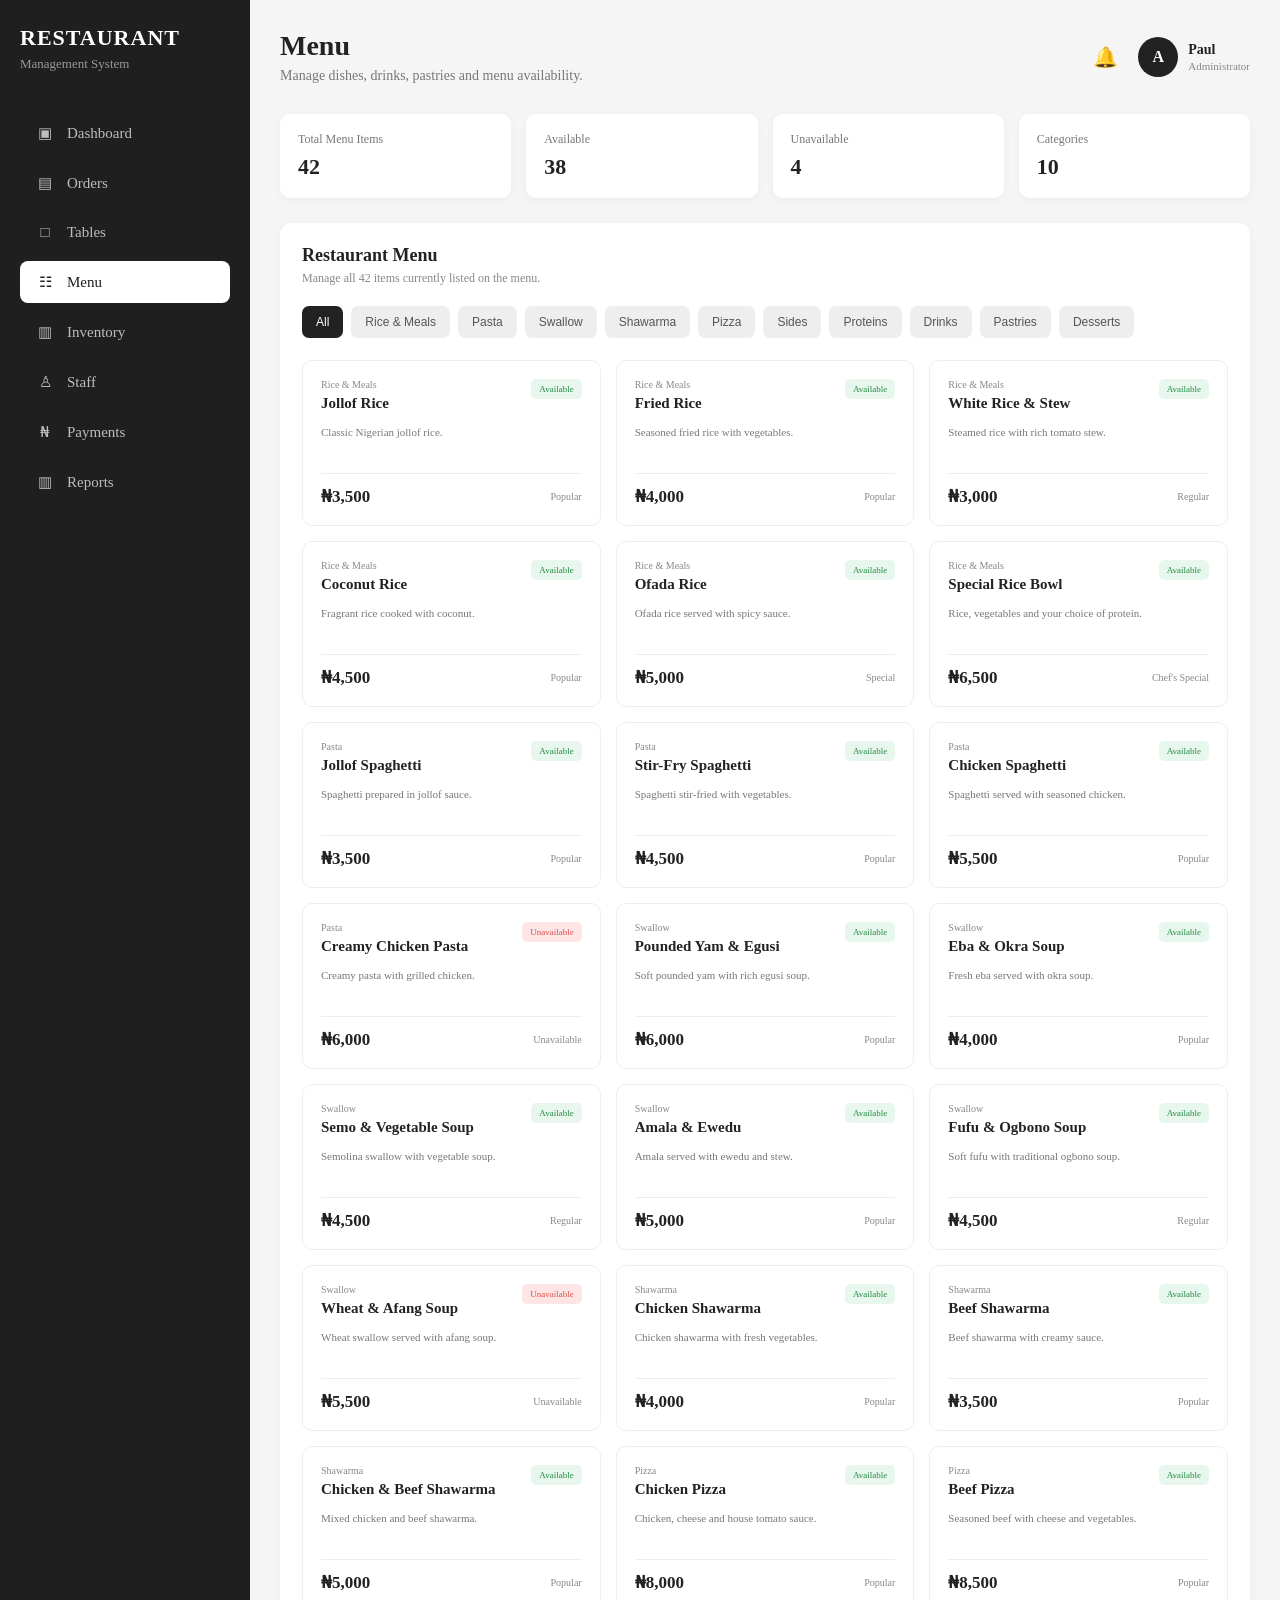
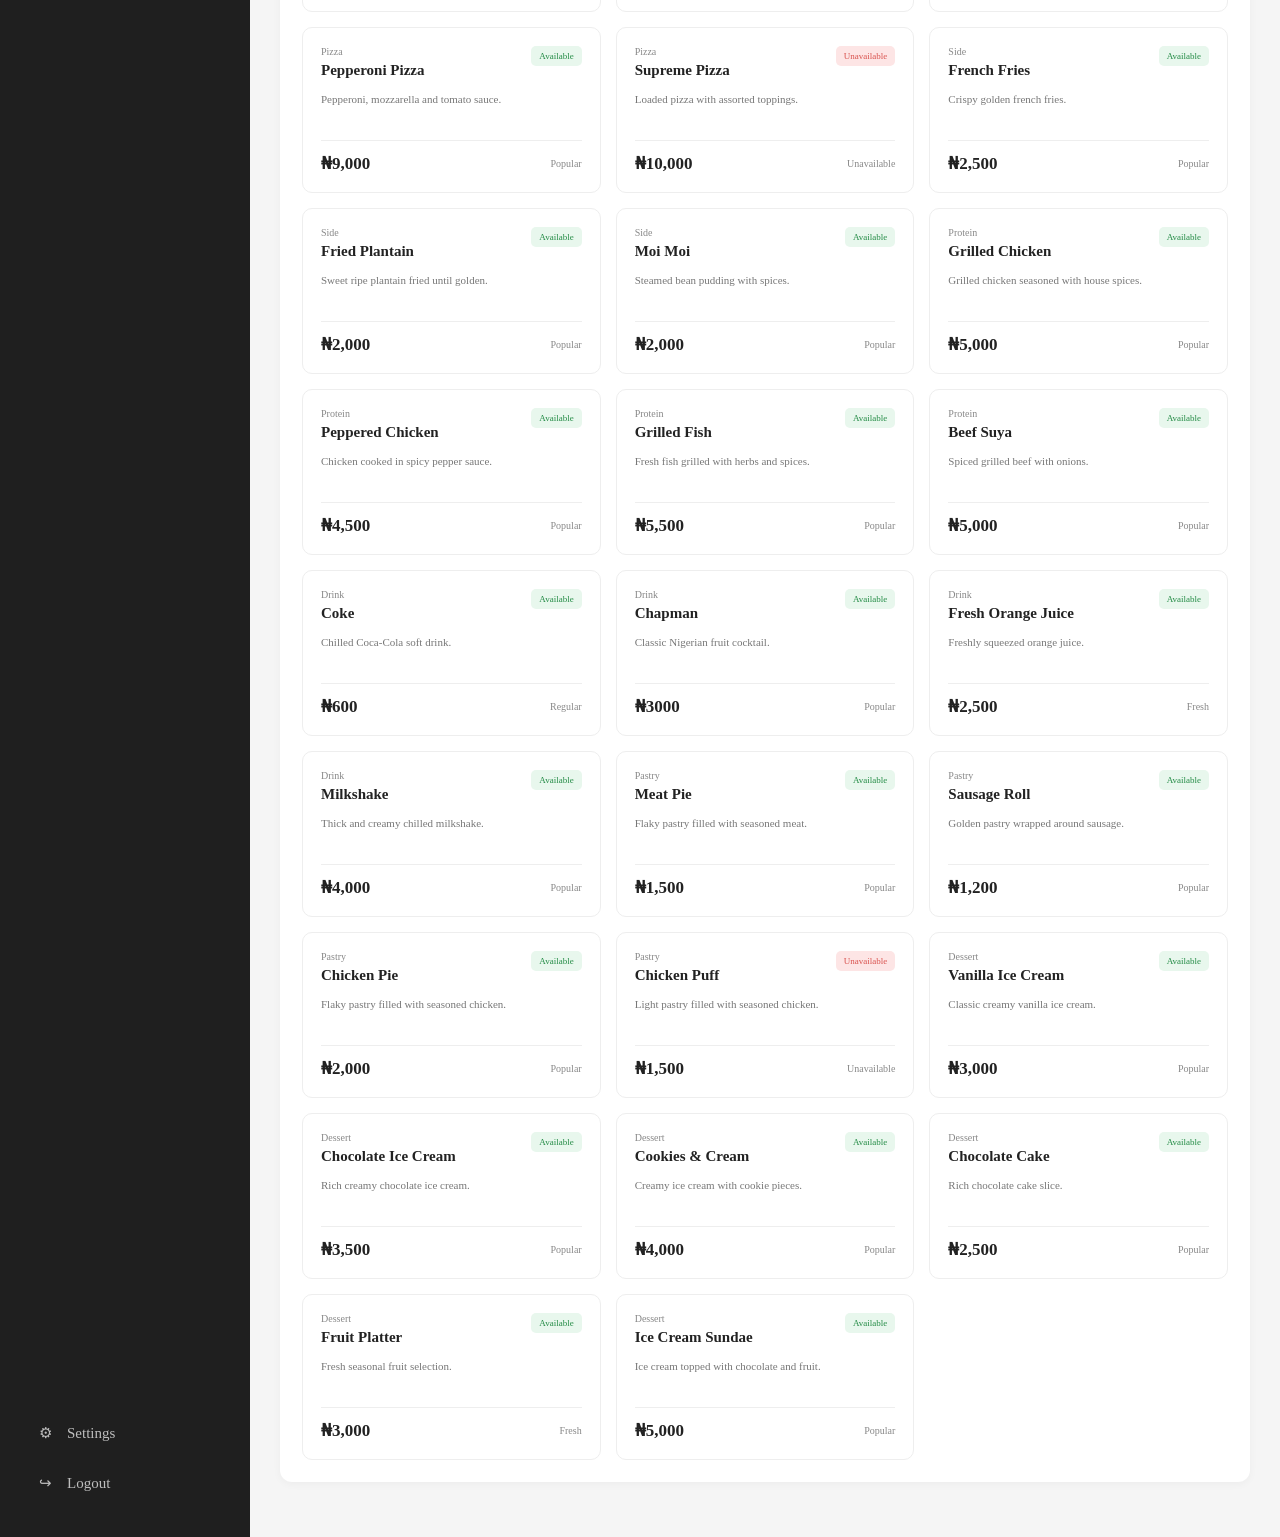
<file: menu.html>
<!doctype html>
<html lang="en">
  <head>
    <meta charset="UTF-8" />

    <meta name="viewport" content="width=device-width, initial-scale=1.0" />

    <title>Menu | Restaurant Management System</title>

    <link rel="stylesheet" href="style.css" />
  </head>

  <body>
    <div class="app">
      <aside class="sidebar">
        <div class="mobile-sidebar-header">
          <div class="mobile-logo">
            <h1>RESTAURANT</h1>
            <p>Management System</p>
          </div>

          <button
            type="button"
            class="menu-button"
            id="menuButton"
            aria-label="Open navigation menu"
            aria-expanded="false"
          >
            ☰
          </button>
        </div>

        <div class="logo desktop-logo">
          <h1>RESTAURANT</h1>
          <p>Management System</p>
        </div>

        <nav class="sidebar-nav">
          <ul>
            <li>
              <a href="index.html">
                <span>▣</span>
                Dashboard
              </a>
            </li>

            <li>
              <a href="orders.html">
                <span>▤</span>
                Orders
              </a>
            </li>

            <li>
              <a href="tables.html">
                <span>□</span>
                Tables
              </a>
            </li>

            <li class="active">
              <a href="menu.html">
                <span>☷</span>
                Menu
              </a>
            </li>

            <li>
              <a href="inventory.html">
                <span>▥</span>
                Inventory
              </a>
            </li>

            <li>
              <a href="staff.html">
                <span>♙</span>
                Staff
              </a>
            </li>

            <li>
              <a href="payments.html">
                <span>₦</span>
                Payments
              </a>
            </li>

            <li>
              <a href="reports.html">
                <span>▥</span>
                Reports
              </a>
            </li>
          </ul>
        </nav>

        <div class="sidebar-bottom">
          <a href="settings.html">
            <span>⚙</span>
            Settings
          </a>

          <a href="#">
            <span>↪</span>
            Logout
          </a>
        </div>
      </aside>

      <main class="main-content">
        <header class="top-header">
          <div class="header-title">
            <h2>Menu</h2>

            <p>Manage dishes, drinks, pastries and menu availability.</p>
          </div>

          <div class="header-right">
            <button type="button" class="notification-button">🔔</button>

            <div class="admin-profile">
              <div class="admin-avatar">A</div>

              <div>
                <h4>Paul</h4>

                <p>Administrator</p>
              </div>
            </div>
          </div>
        </header>

        <section class="menu-summary">
          <div class="menu-summary-card">
            <span>Total Menu Items</span>

            <strong>42</strong>
          </div>

          <div class="menu-summary-card">
            <span>Available</span>

            <strong>38</strong>
          </div>

          <div class="menu-summary-card">
            <span>Unavailable</span>

            <strong>4</strong>
          </div>

          <div class="menu-summary-card">
            <span>Categories</span>

            <strong>10</strong>
          </div>
        </section>

        <section class="menu-page">
          <div class="section-header">
            <div>
              <h2>Restaurant Menu</h2>

              <p>Manage all 42 items currently listed on the menu.</p>
            </div>
          </div>

          <div class="menu-filters">
            <button class="menu-filter active">All</button>

            <button class="menu-filter">Rice & Meals</button>

            <button class="menu-filter">Pasta</button>

            <button class="menu-filter">Swallow</button>

            <button class="menu-filter">Shawarma</button>

            <button class="menu-filter">Pizza</button>

            <button class="menu-filter">Sides</button>

            <button class="menu-filter">Proteins</button>

            <button class="menu-filter">Drinks</button>

            <button class="menu-filter">Pastries</button>

            <button class="menu-filter">Desserts</button>
          </div>

          <div class="menu-grid">
            <!-- RICE & MEALS -->

            <div class="menu-card">
              <div class="menu-card-top">
                <div>
                  <span>Rice & Meals</span>
                  <h3>Jollof Rice</h3>
                </div>

                <span class="menu-status available"> Available </span>
              </div>

              <p>Classic Nigerian jollof rice.</p>

              <div class="menu-card-bottom">
                <strong>₦3,500</strong>

                <span>Popular</span>
              </div>
            </div>

            <div class="menu-card">
              <div class="menu-card-top">
                <div>
                  <span>Rice & Meals</span>
                  <h3>Fried Rice</h3>
                </div>

                <span class="menu-status available"> Available </span>
              </div>

              <p>Seasoned fried rice with vegetables.</p>

              <div class="menu-card-bottom">
                <strong>₦4,000</strong>

                <span>Popular</span>
              </div>
            </div>

            <div class="menu-card">
              <div class="menu-card-top">
                <div>
                  <span>Rice & Meals</span>
                  <h3>White Rice & Stew</h3>
                </div>

                <span class="menu-status available"> Available </span>
              </div>

              <p>Steamed rice with rich tomato stew.</p>

              <div class="menu-card-bottom">
                <strong>₦3,000</strong>

                <span>Regular</span>
              </div>
            </div>

            <div class="menu-card">
              <div class="menu-card-top">
                <div>
                  <span>Rice & Meals</span>
                  <h3>Coconut Rice</h3>
                </div>

                <span class="menu-status available"> Available </span>
              </div>

              <p>Fragrant rice cooked with coconut.</p>

              <div class="menu-card-bottom">
                <strong>₦4,500</strong>

                <span>Popular</span>
              </div>
            </div>

            <div class="menu-card">
              <div class="menu-card-top">
                <div>
                  <span>Rice & Meals</span>
                  <h3>Ofada Rice</h3>
                </div>

                <span class="menu-status available"> Available </span>
              </div>

              <p>Ofada rice served with spicy sauce.</p>

              <div class="menu-card-bottom">
                <strong>₦5,000</strong>

                <span>Special</span>
              </div>
            </div>

            <div class="menu-card">
              <div class="menu-card-top">
                <div>
                  <span>Rice & Meals</span>
                  <h3>Special Rice Bowl</h3>
                </div>

                <span class="menu-status available"> Available </span>
              </div>

              <p>Rice, vegetables and your choice of protein.</p>

              <div class="menu-card-bottom">
                <strong>₦6,500</strong>

                <span>Chef's Special</span>
              </div>
            </div>

            <!-- SPAGHETTI & PASTA -->

            <div class="menu-card">
              <div class="menu-card-top">
                <div>
                  <span>Pasta</span>
                  <h3>Jollof Spaghetti</h3>
                </div>

                <span class="menu-status available"> Available </span>
              </div>

              <p>Spaghetti prepared in jollof sauce.</p>

              <div class="menu-card-bottom">
                <strong>₦3,500</strong>

                <span>Popular</span>
              </div>
            </div>

            <div class="menu-card">
              <div class="menu-card-top">
                <div>
                  <span>Pasta</span>
                  <h3>Stir-Fry Spaghetti</h3>
                </div>

                <span class="menu-status available"> Available </span>
              </div>

              <p>Spaghetti stir-fried with vegetables.</p>

              <div class="menu-card-bottom">
                <strong>₦4,500</strong>

                <span>Popular</span>
              </div>
            </div>

            <div class="menu-card">
              <div class="menu-card-top">
                <div>
                  <span>Pasta</span>
                  <h3>Chicken Spaghetti</h3>
                </div>

                <span class="menu-status available"> Available </span>
              </div>

              <p>Spaghetti served with seasoned chicken.</p>

              <div class="menu-card-bottom">
                <strong>₦5,500</strong>

                <span>Popular</span>
              </div>
            </div>

            <div class="menu-card">
              <div class="menu-card-top">
                <div>
                  <span>Pasta</span>
                  <h3>Creamy Chicken Pasta</h3>
                </div>

                <span class="menu-status unavailable"> Unavailable </span>
              </div>

              <p>Creamy pasta with grilled chicken.</p>

              <div class="menu-card-bottom">
                <strong>₦6,000</strong>

                <span>Unavailable</span>
              </div>
            </div>

            <!-- SWALLOW & SOUPS -->

            <div class="menu-card">
              <div class="menu-card-top">
                <div>
                  <span>Swallow</span>
                  <h3>Pounded Yam & Egusi</h3>
                </div>

                <span class="menu-status available"> Available </span>
              </div>

              <p>Soft pounded yam with rich egusi soup.</p>

              <div class="menu-card-bottom">
                <strong>₦6,000</strong>

                <span>Popular</span>
              </div>
            </div>

            <div class="menu-card">
              <div class="menu-card-top">
                <div>
                  <span>Swallow</span>
                  <h3>Eba & Okra Soup</h3>
                </div>

                <span class="menu-status available"> Available </span>
              </div>

              <p>Fresh eba served with okra soup.</p>

              <div class="menu-card-bottom">
                <strong>₦4,000</strong>

                <span>Popular</span>
              </div>
            </div>

            <div class="menu-card">
              <div class="menu-card-top">
                <div>
                  <span>Swallow</span>
                  <h3>Semo & Vegetable Soup</h3>
                </div>

                <span class="menu-status available"> Available </span>
              </div>

              <p>Semolina swallow with vegetable soup.</p>

              <div class="menu-card-bottom">
                <strong>₦4,500</strong>

                <span>Regular</span>
              </div>
            </div>

            <div class="menu-card">
              <div class="menu-card-top">
                <div>
                  <span>Swallow</span>
                  <h3>Amala & Ewedu</h3>
                </div>

                <span class="menu-status available"> Available </span>
              </div>

              <p>Amala served with ewedu and stew.</p>

              <div class="menu-card-bottom">
                <strong>₦5,000</strong>

                <span>Popular</span>
              </div>
            </div>

            <div class="menu-card">
              <div class="menu-card-top">
                <div>
                  <span>Swallow</span>
                  <h3>Fufu & Ogbono Soup</h3>
                </div>

                <span class="menu-status available"> Available </span>
              </div>

              <p>Soft fufu with traditional ogbono soup.</p>

              <div class="menu-card-bottom">
                <strong>₦4,500</strong>

                <span>Regular</span>
              </div>
            </div>

            <div class="menu-card">
              <div class="menu-card-top">
                <div>
                  <span>Swallow</span>
                  <h3>Wheat & Afang Soup</h3>
                </div>

                <span class="menu-status unavailable"> Unavailable </span>
              </div>

              <p>Wheat swallow served with afang soup.</p>

              <div class="menu-card-bottom">
                <strong>₦5,500</strong>

                <span>Unavailable</span>
              </div>
            </div>

            <!-- SHAWARMA -->

            <div class="menu-card">
              <div class="menu-card-top">
                <div>
                  <span>Shawarma</span>
                  <h3>Chicken Shawarma</h3>
                </div>

                <span class="menu-status available"> Available </span>
              </div>

              <p>Chicken shawarma with fresh vegetables.</p>

              <div class="menu-card-bottom">
                <strong>₦4,000</strong>

                <span>Popular</span>
              </div>
            </div>

            <div class="menu-card">
              <div class="menu-card-top">
                <div>
                  <span>Shawarma</span>
                  <h3>Beef Shawarma</h3>
                </div>

                <span class="menu-status available"> Available </span>
              </div>

              <p>Beef shawarma with creamy sauce.</p>

              <div class="menu-card-bottom">
                <strong>₦3,500</strong>

                <span>Popular</span>
              </div>
            </div>

            <div class="menu-card">
              <div class="menu-card-top">
                <div>
                  <span>Shawarma</span>
                  <h3>Chicken & Beef Shawarma</h3>
                </div>

                <span class="menu-status available"> Available </span>
              </div>

              <p>Mixed chicken and beef shawarma.</p>

              <div class="menu-card-bottom">
                <strong>₦5,000</strong>

                <span>Popular</span>
              </div>
            </div>

            <!-- PIZZA -->

            <div class="menu-card">
              <div class="menu-card-top">
                <div>
                  <span>Pizza</span>
                  <h3>Chicken Pizza</h3>
                </div>

                <span class="menu-status available"> Available </span>
              </div>

              <p>Chicken, cheese and house tomato sauce.</p>

              <div class="menu-card-bottom">
                <strong>₦8,000</strong>

                <span>Popular</span>
              </div>
            </div>

            <div class="menu-card">
              <div class="menu-card-top">
                <div>
                  <span>Pizza</span>
                  <h3>Beef Pizza</h3>
                </div>

                <span class="menu-status available"> Available </span>
              </div>

              <p>Seasoned beef with cheese and vegetables.</p>

              <div class="menu-card-bottom">
                <strong>₦8,500</strong>

                <span>Popular</span>
              </div>
            </div>

            <div class="menu-card">
              <div class="menu-card-top">
                <div>
                  <span>Pizza</span>
                  <h3>Pepperoni Pizza</h3>
                </div>

                <span class="menu-status available"> Available </span>
              </div>

              <p>Pepperoni, mozzarella and tomato sauce.</p>

              <div class="menu-card-bottom">
                <strong>₦9,000</strong>

                <span>Popular</span>
              </div>
            </div>

            <div class="menu-card">
              <div class="menu-card-top">
                <div>
                  <span>Pizza</span>
                  <h3>Supreme Pizza</h3>
                </div>

                <span class="menu-status unavailable"> Unavailable </span>
              </div>

              <p>Loaded pizza with assorted toppings.</p>

              <div class="menu-card-bottom">
                <strong>₦10,000</strong>

                <span>Unavailable</span>
              </div>
            </div>

            <!-- SIDES -->

            <div class="menu-card">
              <div class="menu-card-top">
                <div>
                  <span>Side</span>
                  <h3>French Fries</h3>
                </div>

                <span class="menu-status available"> Available </span>
              </div>

              <p>Crispy golden french fries.</p>

              <div class="menu-card-bottom">
                <strong>₦2,500</strong>

                <span>Popular</span>
              </div>
            </div>

            <div class="menu-card">
              <div class="menu-card-top">
                <div>
                  <span>Side</span>
                  <h3>Fried Plantain</h3>
                </div>

                <span class="menu-status available"> Available </span>
              </div>

              <p>Sweet ripe plantain fried until golden.</p>

              <div class="menu-card-bottom">
                <strong>₦2,000</strong>

                <span>Popular</span>
              </div>
            </div>

            <div class="menu-card">
              <div class="menu-card-top">
                <div>
                  <span>Side</span>
                  <h3>Moi Moi</h3>
                </div>

                <span class="menu-status available"> Available </span>
              </div>

              <p>Steamed bean pudding with spices.</p>

              <div class="menu-card-bottom">
                <strong>₦2,000</strong>

                <span>Popular</span>
              </div>
            </div>

            <!-- PROTEINS -->

            <div class="menu-card">
              <div class="menu-card-top">
                <div>
                  <span>Protein</span>
                  <h3>Grilled Chicken</h3>
                </div>

                <span class="menu-status available"> Available </span>
              </div>

              <p>Grilled chicken seasoned with house spices.</p>

              <div class="menu-card-bottom">
                <strong>₦5,000</strong>

                <span>Popular</span>
              </div>
            </div>

            <div class="menu-card">
              <div class="menu-card-top">
                <div>
                  <span>Protein</span>
                  <h3>Peppered Chicken</h3>
                </div>

                <span class="menu-status available"> Available </span>
              </div>

              <p>Chicken cooked in spicy pepper sauce.</p>

              <div class="menu-card-bottom">
                <strong>₦4,500</strong>

                <span>Popular</span>
              </div>
            </div>

            <div class="menu-card">
              <div class="menu-card-top">
                <div>
                  <span>Protein</span>
                  <h3>Grilled Fish</h3>
                </div>

                <span class="menu-status available"> Available </span>
              </div>

              <p>Fresh fish grilled with herbs and spices.</p>

              <div class="menu-card-bottom">
                <strong>₦5,500</strong>

                <span>Popular</span>
              </div>
            </div>

            <div class="menu-card">
              <div class="menu-card-top">
                <div>
                  <span>Protein</span>
                  <h3>Beef Suya</h3>
                </div>

                <span class="menu-status available"> Available </span>
              </div>

              <p>Spiced grilled beef with onions.</p>

              <div class="menu-card-bottom">
                <strong>₦5,000</strong>

                <span>Popular</span>
              </div>
            </div>

            <!-- DRINKS -->

            <div class="menu-card">
              <div class="menu-card-top">
                <div>
                  <span>Drink</span>
                  <h3>Coke</h3>
                </div>

                <span class="menu-status available"> Available </span>
              </div>

              <p>Chilled Coca-Cola soft drink.</p>

              <div class="menu-card-bottom">
                <strong>₦600</strong>

                <span>Regular</span>
              </div>
            </div>

            <div class="menu-card">
              <div class="menu-card-top">
                <div>
                  <span>Drink</span>
                  <h3>Chapman</h3>
                </div>

                <span class="menu-status available"> Available </span>
              </div>

              <p>Classic Nigerian fruit cocktail.</p>

              <div class="menu-card-bottom">
                <strong>₦3000</strong>

                <span>Popular</span>
              </div>
            </div>

            <div class="menu-card">
              <div class="menu-card-top">
                <div>
                  <span>Drink</span>
                  <h3>Fresh Orange Juice</h3>
                </div>

                <span class="menu-status available"> Available </span>
              </div>

              <p>Freshly squeezed orange juice.</p>

              <div class="menu-card-bottom">
                <strong>₦2,500</strong>

                <span>Fresh</span>
              </div>
            </div>

            <div class="menu-card">
              <div class="menu-card-top">
                <div>
                  <span>Drink</span>
                  <h3>Milkshake</h3>
                </div>

                <span class="menu-status available"> Available </span>
              </div>

              <p>Thick and creamy chilled milkshake.</p>

              <div class="menu-card-bottom">
                <strong>₦4,000</strong>

                <span>Popular</span>
              </div>
            </div>

            <!-- PASTRIES -->

            <div class="menu-card">
              <div class="menu-card-top">
                <div>
                  <span>Pastry</span>
                  <h3>Meat Pie</h3>
                </div>

                <span class="menu-status available"> Available </span>
              </div>

              <p>Flaky pastry filled with seasoned meat.</p>

              <div class="menu-card-bottom">
                <strong>₦1,500</strong>

                <span>Popular</span>
              </div>
            </div>

            <div class="menu-card">
              <div class="menu-card-top">
                <div>
                  <span>Pastry</span>
                  <h3>Sausage Roll</h3>
                </div>

                <span class="menu-status available"> Available </span>
              </div>

              <p>Golden pastry wrapped around sausage.</p>

              <div class="menu-card-bottom">
                <strong>₦1,200</strong>

                <span>Popular</span>
              </div>
            </div>

            <div class="menu-card">
              <div class="menu-card-top">
                <div>
                  <span>Pastry</span>
                  <h3>Chicken Pie</h3>
                </div>

                <span class="menu-status available"> Available </span>
              </div>

              <p>Flaky pastry filled with seasoned chicken.</p>

              <div class="menu-card-bottom">
                <strong>₦2,000</strong>

                <span>Popular</span>
              </div>
            </div>

            <div class="menu-card">
              <div class="menu-card-top">
                <div>
                  <span>Pastry</span>
                  <h3>Chicken Puff</h3>
                </div>

                <span class="menu-status unavailable"> Unavailable </span>
              </div>

              <p>Light pastry filled with seasoned chicken.</p>

              <div class="menu-card-bottom">
                <strong>₦1,500</strong>

                <span>Unavailable</span>
              </div>
            </div>

            <!-- ICE CREAM & DESSERTS -->

            <div class="menu-card">
              <div class="menu-card-top">
                <div>
                  <span>Dessert</span>
                  <h3>Vanilla Ice Cream</h3>
                </div>

                <span class="menu-status available"> Available </span>
              </div>

              <p>Classic creamy vanilla ice cream.</p>

              <div class="menu-card-bottom">
                <strong>₦3,000</strong>

                <span>Popular</span>
              </div>
            </div>

            <div class="menu-card">
              <div class="menu-card-top">
                <div>
                  <span>Dessert</span>
                  <h3>Chocolate Ice Cream</h3>
                </div>

                <span class="menu-status available"> Available </span>
              </div>

              <p>Rich creamy chocolate ice cream.</p>

              <div class="menu-card-bottom">
                <strong>₦3,500</strong>

                <span>Popular</span>
              </div>
            </div>

            <div class="menu-card">
              <div class="menu-card-top">
                <div>
                  <span>Dessert</span>
                  <h3>Cookies & Cream</h3>
                </div>

                <span class="menu-status available"> Available </span>
              </div>

              <p>Creamy ice cream with cookie pieces.</p>

              <div class="menu-card-bottom">
                <strong>₦4,000</strong>

                <span>Popular</span>
              </div>
            </div>

            <div class="menu-card">
              <div class="menu-card-top">
                <div>
                  <span>Dessert</span>
                  <h3>Chocolate Cake</h3>
                </div>

                <span class="menu-status available"> Available </span>
              </div>

              <p>Rich chocolate cake slice.</p>

              <div class="menu-card-bottom">
                <strong>₦2,500</strong>

                <span>Popular</span>
              </div>
            </div>

            <div class="menu-card">
              <div class="menu-card-top">
                <div>
                  <span>Dessert</span>
                  <h3>Fruit Platter</h3>
                </div>

                <span class="menu-status available"> Available </span>
              </div>

              <p>Fresh seasonal fruit selection.</p>

              <div class="menu-card-bottom">
                <strong>₦3,000</strong>

                <span>Fresh</span>
              </div>
            </div>

            <div class="menu-card">
              <div class="menu-card-top">
                <div>
                  <span>Dessert</span>
                  <h3>Ice Cream Sundae</h3>
                </div>

                <span class="menu-status available"> Available </span>
              </div>

              <p>Ice cream topped with chocolate and fruit.</p>

              <div class="menu-card-bottom">
                <strong>₦5,000</strong>

                <span>Popular</span>
              </div>
            </div>
          </div>
        </section>
      </main>
    </div>

    <script src="script.js"></script>
  </body>
</html>
</file>
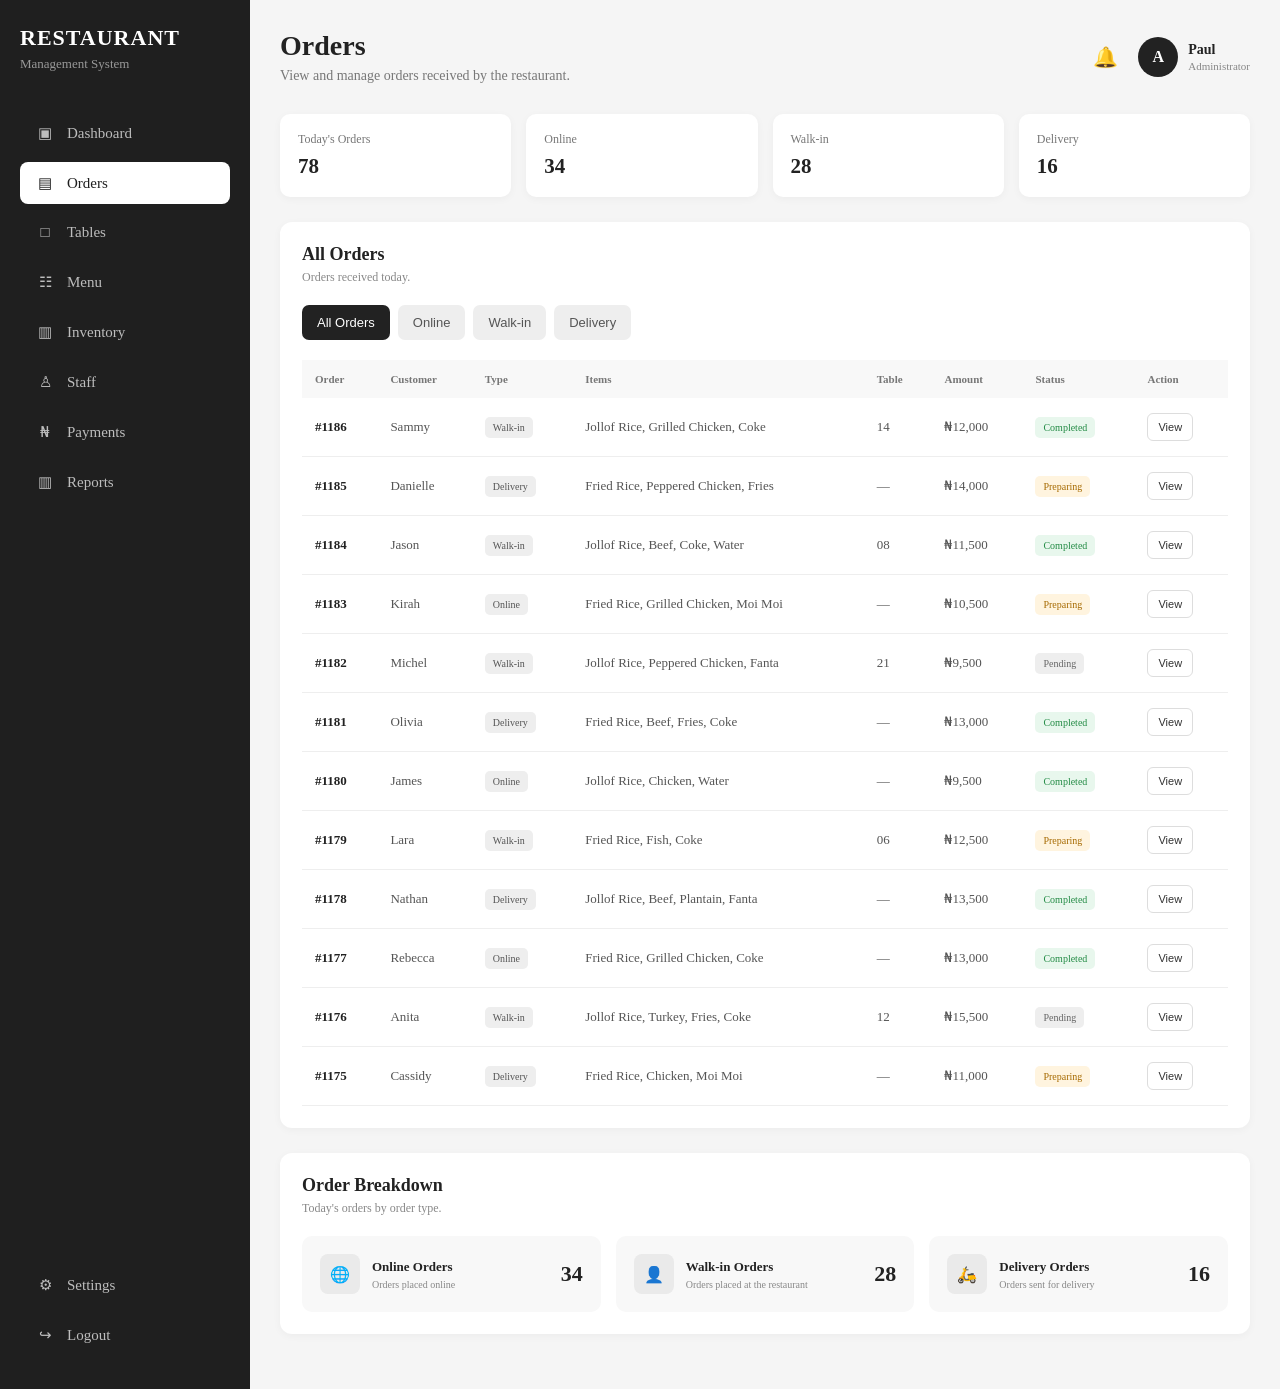
<file: orders.html>
<!doctype html>
<html lang="en">
  <head>
    <meta charset="UTF-8" />

    <meta name="viewport" content="width=device-width, initial-scale=1.0" />

    <title>Orders | Restaurant Management System</title>

    <link rel="stylesheet" href="style.css" />
  </head>

  <body>
    <div class="app">
      <!-- SIDEBAR -->

      <aside class="sidebar">
        <div class="mobile-sidebar-header">
          <div class="mobile-logo">
            <h1>RESTAURANT</h1>
            <p>Management System</p>
          </div>

          <button
            type="button"
            class="menu-button"
            id="menuButton"
            aria-label="Open navigation menu"
            aria-expanded="false"
          >
            ☰
          </button>
        </div>

        <div class="logo desktop-logo">
          <h1>RESTAURANT</h1>
          <p>Management System</p>
        </div>

        <nav class="sidebar-nav">
          <ul>
            <li>
              <a href="index.html">
                <span>▣</span>
                Dashboard
              </a>
            </li>

            <li class="active">
              <a href="orders.html">
                <span>▤</span>
                Orders
              </a>
            </li>

            <li>
              <a href="tables.html">
                <span>□</span>
                Tables
              </a>
            </li>

            <li>
              <a href="menu.html">
                <span>☷</span>
                Menu
              </a>
            </li>

            <li>
              <a href="inventory.html">
                <span>▥</span>
                Inventory
              </a>
            </li>

            <li>
              <a href="staff.html">
                <span>♙</span>
                Staff
              </a>
            </li>

            <li>
              <a href="payments.html">
                <span>₦</span>
                Payments
              </a>
            </li>

            <li>
              <a href="reports.html">
                <span>▥</span>
                Reports
              </a>
            </li>
          </ul>
        </nav>

        <div class="sidebar-bottom">
          <a href="settings.html">
            <span>⚙</span>
            Settings
          </a>

          <a href="#">
            <span>↪</span>
            Logout
          </a>
        </div>
      </aside>

      <!-- MAIN CONTENT -->

      <main class="main-content">
        <!-- HEADER -->

        <header class="top-header">
          <div class="header-title">
            <h2>Orders</h2>

            <p>View and manage orders received by the restaurant.</p>
          </div>

          <div class="header-right">
            <button type="button" class="notification-button">🔔</button>

            <div class="admin-profile">
              <div class="admin-avatar">A</div>

              <div>
                <h4>Paul</h4>

                <p>Administrator</p>
              </div>
            </div>
          </div>
        </header>

        <!-- ORDER STATISTICS -->

        <section class="order-page-stats">
          <div class="small-stat-card">
            <span> Today's Orders </span>

            <strong> 78 </strong>
          </div>

          <div class="small-stat-card">
            <span> Online </span>

            <strong> 34 </strong>
          </div>

          <div class="small-stat-card">
            <span> Walk-in </span>

            <strong> 28 </strong>
          </div>

          <div class="small-stat-card">
            <span> Delivery </span>

            <strong> 16 </strong>
          </div>
        </section>

        <!-- ORDERS -->

        <section class="orders-page">
          <div class="section-header">
            <div>
              <h2>All Orders</h2>

              <p>Orders received today.</p>
            </div>
          </div>

          <!-- ORDER FILTERS -->

          <div class="order-actions">
            <div class="order-tabs">
              <button class="order-tab active">All Orders</button>

              <button class="order-tab">Online</button>

              <button class="order-tab">Walk-in</button>

              <button class="order-tab">Delivery</button>
            </div>
          </div>

          <!-- ORDERS TABLE -->

          <div class="orders-table-wrapper">
            <table class="orders-table">
              <thead>
                <tr>
                  <th>Order</th>
                  <th>Customer</th>
                  <th>Type</th>
                  <th>Items</th>
                  <th>Table</th>
                  <th>Amount</th>
                  <th>Status</th>
                  <th>Action</th>
                </tr>
              </thead>

              <tbody>
                <tr>
                  <td>
                    <strong>#1186</strong>
                  </td>

                  <td>Sammy</td>

                  <td>
                    <span class="order-type"> Walk-in </span>
                  </td>

                  <td>Jollof Rice, Grilled Chicken, Coke</td>

                  <td>14</td>

                  <td>₦12,000</td>

                  <td>
                    <span class="status completed"> Completed </span>
                  </td>

                  <td>
                    <button class="view-order">View</button>
                  </td>
                </tr>

                <tr>
                  <td>
                    <strong>#1185</strong>
                  </td>

                  <td>Danielle</td>

                  <td>
                    <span class="order-type"> Delivery </span>
                  </td>

                  <td>Fried Rice, Peppered Chicken, Fries</td>

                  <td>—</td>

                  <td>₦14,000</td>

                  <td>
                    <span class="status preparing"> Preparing </span>
                  </td>

                  <td>
                    <button class="view-order">View</button>
                  </td>
                </tr>

                <tr>
                  <td>
                    <strong>#1184</strong>
                  </td>

                  <td>Jason</td>

                  <td>
                    <span class="order-type"> Walk-in </span>
                  </td>

                  <td>Jollof Rice, Beef, Coke, Water</td>

                  <td>08</td>

                  <td>₦11,500</td>

                  <td>
                    <span class="status completed"> Completed </span>
                  </td>

                  <td>
                    <button class="view-order">View</button>
                  </td>
                </tr>

                <tr>
                  <td>
                    <strong>#1183</strong>
                  </td>

                  <td>Kirah</td>

                  <td>
                    <span class="order-type"> Online </span>
                  </td>

                  <td>Fried Rice, Grilled Chicken, Moi Moi</td>

                  <td>—</td>

                  <td>₦10,500</td>

                  <td>
                    <span class="status preparing"> Preparing </span>
                  </td>

                  <td>
                    <button class="view-order">View</button>
                  </td>
                </tr>

                <tr>
                  <td>
                    <strong>#1182</strong>
                  </td>

                  <td>Michel</td>

                  <td>
                    <span class="order-type"> Walk-in </span>
                  </td>

                  <td>Jollof Rice, Peppered Chicken, Fanta</td>

                  <td>21</td>

                  <td>₦9,500</td>

                  <td>
                    <span class="status pending"> Pending </span>
                  </td>

                  <td>
                    <button class="view-order">View</button>
                  </td>
                </tr>

                <tr>
                  <td>
                    <strong>#1181</strong>
                  </td>

                  <td>Olivia</td>

                  <td>
                    <span class="order-type"> Delivery </span>
                  </td>

                  <td>Fried Rice, Beef, Fries, Coke</td>

                  <td>—</td>

                  <td>₦13,000</td>

                  <td>
                    <span class="status completed"> Completed </span>
                  </td>

                  <td>
                    <button class="view-order">View</button>
                  </td>
                </tr>

                <tr>
                  <td>
                    <strong>#1180</strong>
                  </td>

                  <td>James</td>

                  <td>
                    <span class="order-type"> Online </span>
                  </td>

                  <td>Jollof Rice, Chicken, Water</td>

                  <td>—</td>

                  <td>₦9,500</td>

                  <td>
                    <span class="status completed"> Completed </span>
                  </td>

                  <td>
                    <button class="view-order">View</button>
                  </td>
                </tr>

                <tr>
                  <td>
                    <strong>#1179</strong>
                  </td>

                  <td>Lara</td>

                  <td>
                    <span class="order-type"> Walk-in </span>
                  </td>

                  <td>Fried Rice, Fish, Coke</td>

                  <td>06</td>

                  <td>₦12,500</td>

                  <td>
                    <span class="status preparing"> Preparing </span>
                  </td>

                  <td>
                    <button class="view-order">View</button>
                  </td>
                </tr>

                <tr>
                  <td>
                    <strong>#1178</strong>
                  </td>

                  <td>Nathan</td>

                  <td>
                    <span class="order-type"> Delivery </span>
                  </td>

                  <td>Jollof Rice, Beef, Plantain, Fanta</td>

                  <td>—</td>

                  <td>₦13,500</td>

                  <td>
                    <span class="status completed"> Completed </span>
                  </td>

                  <td>
                    <button class="view-order">View</button>
                  </td>
                </tr>

                <tr>
                  <td>
                    <strong>#1177</strong>
                  </td>

                  <td>Rebecca</td>

                  <td>
                    <span class="order-type"> Online </span>
                  </td>

                  <td>Fried Rice, Grilled Chicken, Coke</td>

                  <td>—</td>

                  <td>₦13,000</td>

                  <td>
                    <span class="status completed"> Completed </span>
                  </td>

                  <td>
                    <button class="view-order">View</button>
                  </td>
                </tr>

                <tr>
                  <td>
                    <strong>#1176</strong>
                  </td>

                  <td>Anita</td>

                  <td>
                    <span class="order-type"> Walk-in </span>
                  </td>

                  <td>Jollof Rice, Turkey, Fries, Coke</td>

                  <td>12</td>

                  <td>₦15,500</td>

                  <td>
                    <span class="status pending"> Pending </span>
                  </td>

                  <td>
                    <button class="view-order">View</button>
                  </td>
                </tr>

                <tr>
                  <td>
                    <strong>#1175</strong>
                  </td>

                  <td>Cassidy</td>

                  <td>
                    <span class="order-type"> Delivery </span>
                  </td>

                  <td>Fried Rice, Chicken, Moi Moi</td>

                  <td>—</td>

                  <td>₦11,000</td>

                  <td>
                    <span class="status preparing"> Preparing </span>
                  </td>

                  <td>
                    <button class="view-order">View</button>
                  </td>
                </tr>
              </tbody>
            </table>
          </div>
        </section>

        <!-- ORDER SUMMARY -->

        <section class="order-summary">
          <div class="section-header">
            <div>
              <h2>Order Breakdown</h2>

              <p>Today's orders by order type.</p>
            </div>
          </div>

          <div class="order-summary-grid">
            <div class="order-summary-card">
              <div class="summary-icon">🌐</div>

              <div class="summary-info">
                <h3>Online Orders</h3>

                <p>Orders placed online</p>
              </div>

              <strong> 34 </strong>
            </div>

            <div class="order-summary-card">
              <div class="summary-icon">👤</div>

              <div class="summary-info">
                <h3>Walk-in Orders</h3>

                <p>Orders placed at the restaurant</p>
              </div>

              <strong> 28 </strong>
            </div>

            <div class="order-summary-card">
              <div class="summary-icon">🛵</div>

              <div class="summary-info">
                <h3>Delivery Orders</h3>

                <p>Orders sent for delivery</p>
              </div>

              <strong> 16 </strong>
            </div>
          </div>
        </section>
      </main>
    </div>

    <script src="script.js"></script>
  </body>
</html>
</file>
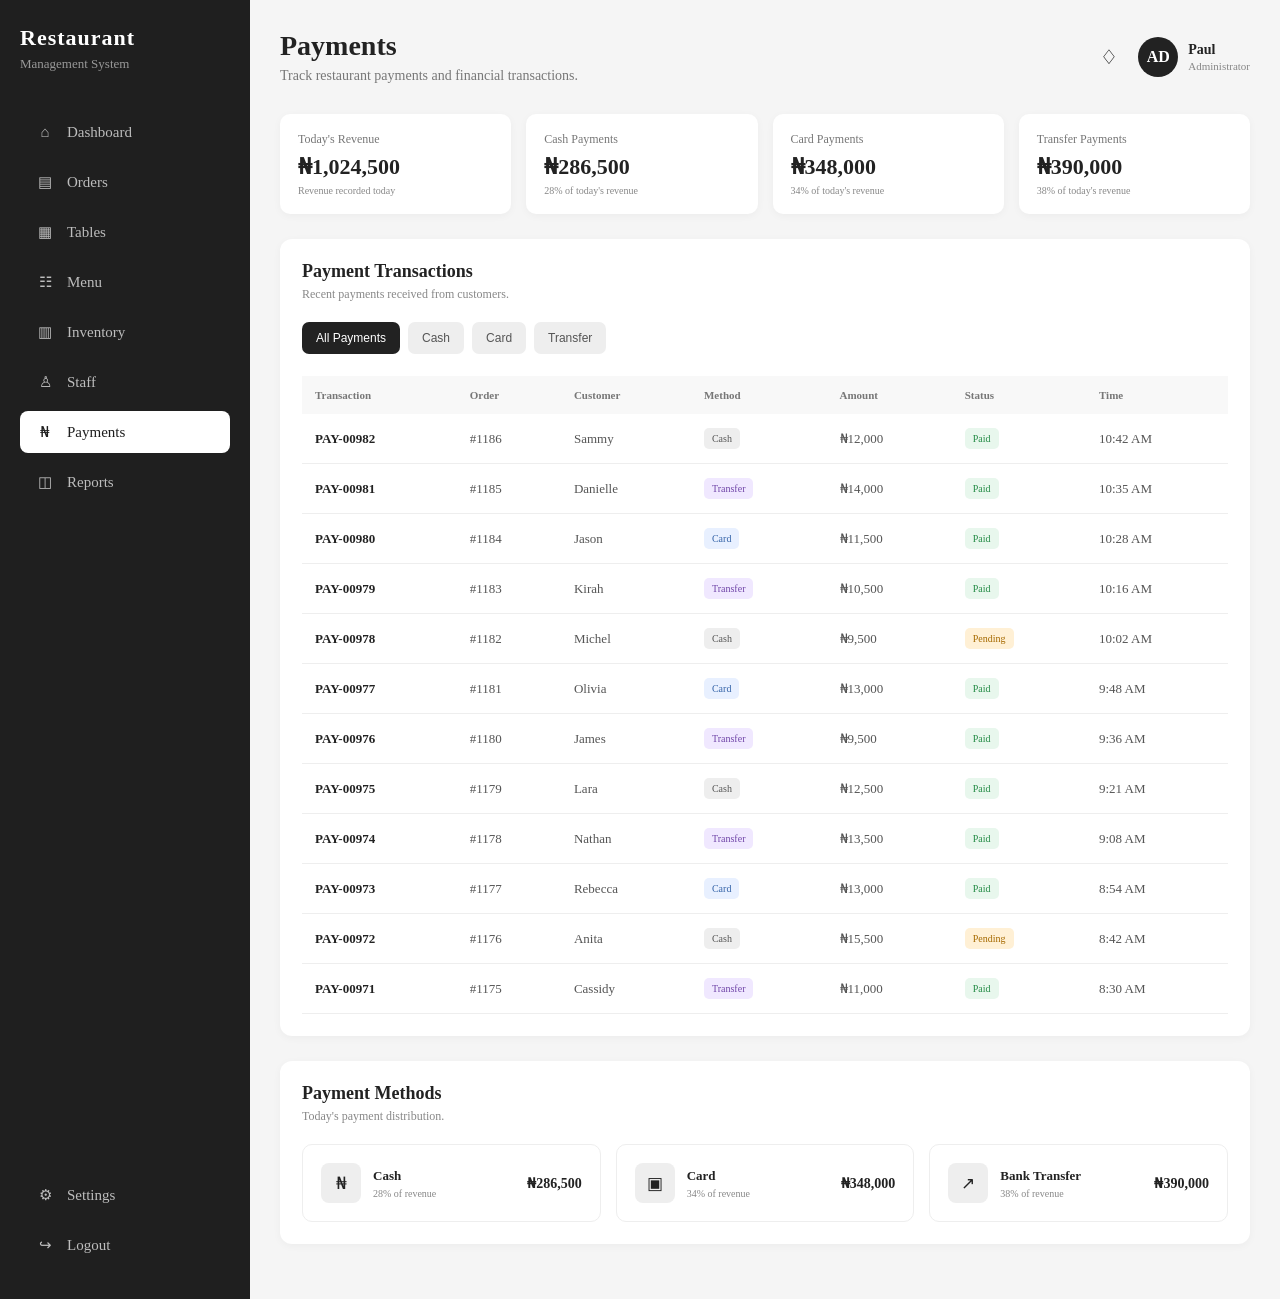
<file: payments.html>
<!doctype html>
<html lang="en">
  <head>
    <meta charset="UTF-8" />
    <meta name="viewport" content="width=device-width, initial-scale=1.0" />
    <title>Payments | Restaurant Management System</title>
    <link rel="stylesheet" href="style.css" />
  </head>

  <body>
    <div class="app">
      <aside class="sidebar">
        <div class="desktop-logo logo">
          <h1>Restaurant</h1>
          <p>Management System</p>
        </div>

        <div class="mobile-sidebar-header">
          <div class="mobile-logo">
            <h1>Restaurant</h1>
            <p>Management System</p>
          </div>

          <button
            class="menu-button"
            id="menuButton"
            aria-label="Open menu"
            aria-expanded="false"
          >
            ☰
          </button>
        </div>

        <nav class="sidebar-nav">
          <ul>
            <li>
              <a href="index.html">
                <span>⌂</span>
                Dashboard
              </a>
            </li>

            <li>
              <a href="orders.html">
                <span>▤</span>
                Orders
              </a>
            </li>

            <li>
              <a href="tables.html">
                <span>▦</span>
                Tables
              </a>
            </li>

            <li>
              <a href="menu.html">
                <span>☷</span>
                Menu
              </a>
            </li>

            <li>
              <a href="inventory.html">
                <span>▥</span>
                Inventory
              </a>
            </li>

            <li>
              <a href="staff.html">
                <span>♙</span>
                Staff
              </a>
            </li>

            <li class="active">
              <a href="payments.html">
                <span>₦</span>
                Payments
              </a>
            </li>

            <li>
              <a href="reports.html">
                <span>◫</span>
                Reports
              </a>
            </li>
          </ul>
        </nav>

        <div class="sidebar-bottom">
          <a href="settings.html">
            <span>⚙</span>
            Settings
          </a>

          <a href="#">
            <span>↪</span>
            Logout
          </a>
        </div>
      </aside>

      <main class="main-content">
        <header class="top-header">
          <div class="header-title">
            <h2>Payments</h2>
            <p>Track restaurant payments and financial transactions.</p>
          </div>

          <div class="header-right">
            <button class="notification-button">♢</button>

            <div class="admin-profile">
              <div class="admin-avatar">AD</div>

              <div>
                <h4>Paul</h4>
                <p>Administrator</p>
              </div>
            </div>
          </div>
        </header>

        <section class="payment-summary">
          <div class="payment-summary-card">
            <span>Today's Revenue</span>
            <strong>₦1,024,500</strong>
            <p>Revenue recorded today</p>
          </div>

          <div class="payment-summary-card">
            <span>Cash Payments</span>
            <strong>₦286,500</strong>
            <p>28% of today's revenue</p>
          </div>

          <div class="payment-summary-card">
            <span>Card Payments</span>
            <strong>₦348,000</strong>
            <p>34% of today's revenue</p>
          </div>

          <div class="payment-summary-card">
            <span>Transfer Payments</span>
            <strong>₦390,000</strong>
            <p>38% of today's revenue</p>
          </div>
        </section>

        <section class="payments-page">
          <div class="section-header">
            <div>
              <h2>Payment Transactions</h2>
              <p>Recent payments received from customers.</p>
            </div>
          </div>

          <div class="payment-filters">
            <button class="payment-filter active">All Payments</button>

            <button class="payment-filter">Cash</button>

            <button class="payment-filter">Card</button>

            <button class="payment-filter">Transfer</button>
          </div>

          <div class="payments-table-wrapper">
            <table class="payments-table">
              <thead>
                <tr>
                  <th>Transaction</th>
                  <th>Order</th>
                  <th>Customer</th>
                  <th>Method</th>
                  <th>Amount</th>
                  <th>Status</th>
                  <th>Time</th>
                </tr>
              </thead>

              <tbody>
                <tr>
                  <td>PAY-00982</td>
                  <td>#1186</td>
                  <td>Sammy</td>
                  <td><span class="payment-method cash">Cash</span></td>
                  <td>₦12,000</td>
                  <td><span class="payment-status paid">Paid</span></td>
                  <td>10:42 AM</td>
                </tr>

                <tr>
                  <td>PAY-00981</td>
                  <td>#1185</td>
                  <td>Danielle</td>
                  <td><span class="payment-method transfer">Transfer</span></td>
                  <td>₦14,000</td>
                  <td><span class="payment-status paid">Paid</span></td>
                  <td>10:35 AM</td>
                </tr>

                <tr>
                  <td>PAY-00980</td>
                  <td>#1184</td>
                  <td>Jason</td>
                  <td><span class="payment-method card">Card</span></td>
                  <td>₦11,500</td>
                  <td><span class="payment-status paid">Paid</span></td>
                  <td>10:28 AM</td>
                </tr>

                <tr>
                  <td>PAY-00979</td>
                  <td>#1183</td>
                  <td>Kirah</td>
                  <td><span class="payment-method transfer">Transfer</span></td>
                  <td>₦10,500</td>
                  <td><span class="payment-status paid">Paid</span></td>
                  <td>10:16 AM</td>
                </tr>

                <tr>
                  <td>PAY-00978</td>
                  <td>#1182</td>
                  <td>Michel</td>
                  <td><span class="payment-method cash">Cash</span></td>
                  <td>₦9,500</td>
                  <td><span class="payment-status pending">Pending</span></td>
                  <td>10:02 AM</td>
                </tr>

                <tr>
                  <td>PAY-00977</td>
                  <td>#1181</td>
                  <td>Olivia</td>
                  <td><span class="payment-method card">Card</span></td>
                  <td>₦13,000</td>
                  <td><span class="payment-status paid">Paid</span></td>
                  <td>9:48 AM</td>
                </tr>

                <tr>
                  <td>PAY-00976</td>
                  <td>#1180</td>
                  <td>James</td>
                  <td><span class="payment-method transfer">Transfer</span></td>
                  <td>₦9,500</td>
                  <td><span class="payment-status paid">Paid</span></td>
                  <td>9:36 AM</td>
                </tr>

                <tr>
                  <td>PAY-00975</td>
                  <td>#1179</td>
                  <td>Lara</td>
                  <td><span class="payment-method cash">Cash</span></td>
                  <td>₦12,500</td>
                  <td><span class="payment-status paid">Paid</span></td>
                  <td>9:21 AM</td>
                </tr>

                <tr>
                  <td>PAY-00974</td>
                  <td>#1178</td>
                  <td>Nathan</td>
                  <td><span class="payment-method transfer">Transfer</span></td>
                  <td>₦13,500</td>
                  <td><span class="payment-status paid">Paid</span></td>
                  <td>9:08 AM</td>
                </tr>

                <tr>
                  <td>PAY-00973</td>
                  <td>#1177</td>
                  <td>Rebecca</td>
                  <td><span class="payment-method card">Card</span></td>
                  <td>₦13,000</td>
                  <td><span class="payment-status paid">Paid</span></td>
                  <td>8:54 AM</td>
                </tr>

                <tr>
                  <td>PAY-00972</td>
                  <td>#1176</td>
                  <td>Anita</td>
                  <td><span class="payment-method cash">Cash</span></td>
                  <td>₦15,500</td>
                  <td><span class="payment-status pending">Pending</span></td>
                  <td>8:42 AM</td>
                </tr>

                <tr>
                  <td>PAY-00971</td>
                  <td>#1175</td>
                  <td>Cassidy</td>
                  <td><span class="payment-method transfer">Transfer</span></td>
                  <td>₦11,000</td>
                  <td><span class="payment-status paid">Paid</span></td>
                  <td>8:30 AM</td>
                </tr>
              </tbody>
            </table>
          </div>
        </section>

        <section class="payment-methods">
          <div class="section-header">
            <div>
              <h2>Payment Methods</h2>
              <p>Today's payment distribution.</p>
            </div>
          </div>

          <div class="payment-method-grid">
            <div class="payment-method-card">
              <div class="payment-method-icon">₦</div>

              <div>
                <h3>Cash</h3>
                <p>28% of revenue</p>
              </div>

              <strong>₦286,500</strong>
            </div>

            <div class="payment-method-card">
              <div class="payment-method-icon">▣</div>

              <div>
                <h3>Card</h3>
                <p>34% of revenue</p>
              </div>

              <strong>₦348,000</strong>
            </div>

            <div class="payment-method-card">
              <div class="payment-method-icon">↗</div>

              <div>
                <h3>Bank Transfer</h3>
                <p>38% of revenue</p>
              </div>

              <strong>₦390,000</strong>
            </div>
          </div>
        </section>
      </main>
    </div>

    <script src="script.js"></script>
  </body>
</html>
</file>
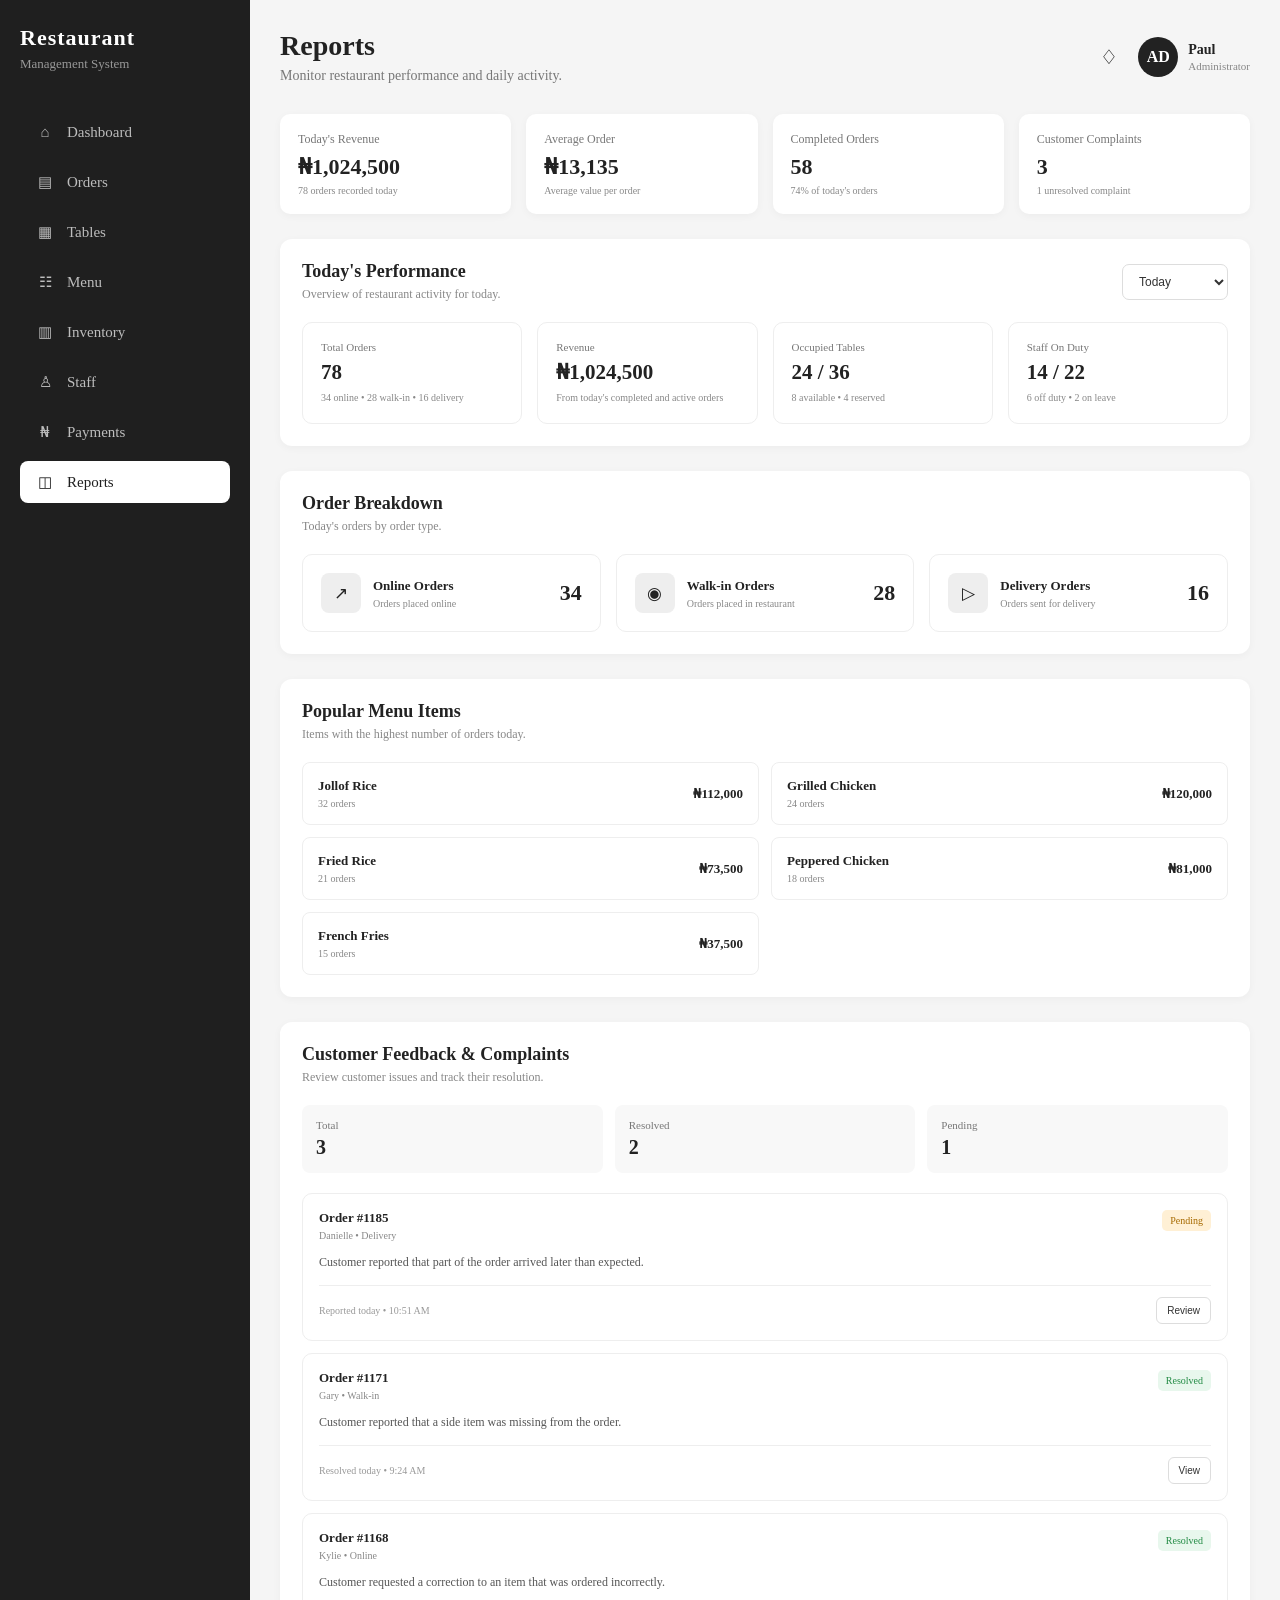
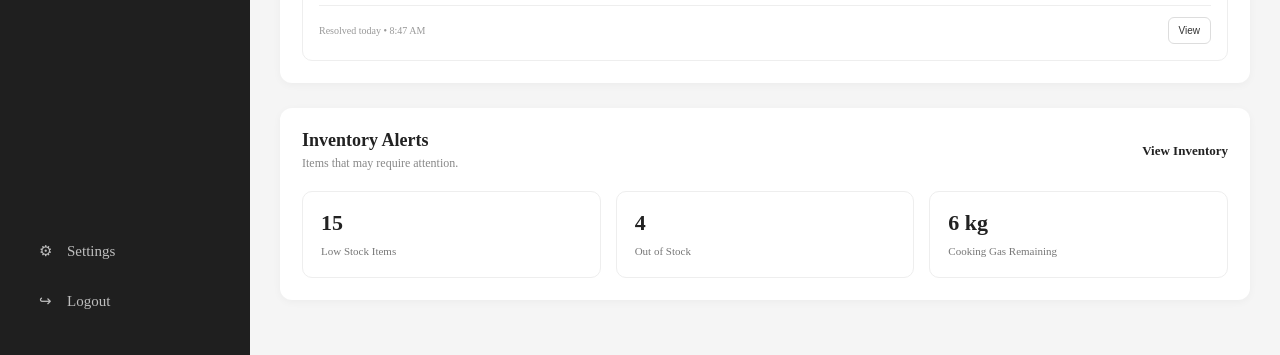
<file: reports.html>
<!doctype html>
<html lang="en">
  <head>
    <meta charset="UTF-8" />
    <meta name="viewport" content="width=device-width, initial-scale=1.0" />
    <title>Reports | Restaurant Management System</title>
    <link rel="stylesheet" href="style.css" />
  </head>

  <body>
    <div class="app">
      <aside class="sidebar">
        <div class="desktop-logo logo">
          <h1>Restaurant</h1>
          <p>Management System</p>
        </div>

        <div class="mobile-sidebar-header">
          <div class="mobile-logo">
            <h1>Restaurant</h1>
            <p>Management System</p>
          </div>

          <button
            class="menu-button"
            id="menuButton"
            aria-label="Open menu"
            aria-expanded="false"
          >
            ☰
          </button>
        </div>

        <nav class="sidebar-nav">
          <ul>
            <li>
              <a href="index.html">
                <span>⌂</span>
                Dashboard
              </a>
            </li>

            <li>
              <a href="orders.html">
                <span>▤</span>
                Orders
              </a>
            </li>

            <li>
              <a href="tables.html">
                <span>▦</span>
                Tables
              </a>
            </li>

            <li>
              <a href="menu.html">
                <span>☷</span>
                Menu
              </a>
            </li>

            <li>
              <a href="inventory.html">
                <span>▥</span>
                Inventory
              </a>
            </li>

            <li>
              <a href="staff.html">
                <span>♙</span>
                Staff
              </a>
            </li>

            <li>
              <a href="payments.html">
                <span>₦</span>
                Payments
              </a>
            </li>

            <li class="active">
              <a href="reports.html">
                <span>◫</span>
                Reports
              </a>
            </li>
          </ul>
        </nav>

        <div class="sidebar-bottom">
          <a href="settings.html">
            <span>⚙</span>
            Settings
          </a>

          <a href="#">
            <span>↪</span>
            Logout
          </a>
        </div>
      </aside>

      <main class="main-content">
        <header class="top-header">
          <div class="header-title">
            <h2>Reports</h2>
            <p>Monitor restaurant performance and daily activity.</p>
          </div>

          <div class="header-right">
            <button class="notification-button">♢</button>

            <div class="admin-profile">
              <div class="admin-avatar">AD</div>

              <div>
                <h4>Paul</h4>
                <p>Administrator</p>
              </div>
            </div>
          </div>
        </header>

        <section class="report-summary">
          <div class="report-summary-card">
            <span>Today's Revenue</span>
            <strong>₦1,024,500</strong>
            <p>78 orders recorded today</p>
          </div>

          <div class="report-summary-card">
            <span>Average Order</span>
            <strong>₦13,135</strong>
            <p>Average value per order</p>
          </div>

          <div class="report-summary-card">
            <span>Completed Orders</span>
            <strong>58</strong>
            <p>74% of today's orders</p>
          </div>

          <div class="report-summary-card">
            <span>Customer Complaints</span>
            <strong>3</strong>
            <p>1 unresolved complaint</p>
          </div>
        </section>

        <section class="report-page">
          <div class="section-header">
            <div>
              <h2>Today's Performance</h2>
              <p>Overview of restaurant activity for today.</p>
            </div>

            <select class="report-period">
              <option>Today</option>
              <option>This Week</option>
              <option>This Month</option>
            </select>
          </div>

          <div class="performance-grid">
            <div class="performance-card">
              <span>Total Orders</span>
              <strong>78</strong>
              <p>34 online • 28 walk-in • 16 delivery</p>
            </div>

            <div class="performance-card">
              <span>Revenue</span>
              <strong>₦1,024,500</strong>
              <p>From today's completed and active orders</p>
            </div>

            <div class="performance-card">
              <span>Occupied Tables</span>
              <strong>24 / 36</strong>
              <p>8 available • 4 reserved</p>
            </div>

            <div class="performance-card">
              <span>Staff On Duty</span>
              <strong>14 / 22</strong>
              <p>6 off duty • 2 on leave</p>
            </div>
          </div>
        </section>

        <section class="report-page">
          <div class="section-header">
            <div>
              <h2>Order Breakdown</h2>
              <p>Today's orders by order type.</p>
            </div>
          </div>

          <div class="order-report-grid">
            <div class="order-report-card">
              <div class="report-icon">↗</div>

              <div>
                <h3>Online Orders</h3>
                <p>Orders placed online</p>
              </div>

              <strong>34</strong>
            </div>

            <div class="order-report-card">
              <div class="report-icon">◉</div>

              <div>
                <h3>Walk-in Orders</h3>
                <p>Orders placed in restaurant</p>
              </div>

              <strong>28</strong>
            </div>

            <div class="order-report-card">
              <div class="report-icon">▷</div>

              <div>
                <h3>Delivery Orders</h3>
                <p>Orders sent for delivery</p>
              </div>

              <strong>16</strong>
            </div>
          </div>
        </section>

        <section class="report-page">
          <div class="section-header">
            <div>
              <h2>Popular Menu Items</h2>
              <p>Items with the highest number of orders today.</p>
            </div>
          </div>

          <div class="popular-items">
            <div class="popular-item">
              <div>
                <strong>Jollof Rice</strong>
                <p>32 orders</p>
              </div>

              <span>₦112,000</span>
            </div>

            <div class="popular-item">
              <div>
                <strong>Grilled Chicken</strong>
                <p>24 orders</p>
              </div>

              <span>₦120,000</span>
            </div>

            <div class="popular-item">
              <div>
                <strong>Fried Rice</strong>
                <p>21 orders</p>
              </div>

              <span>₦73,500</span>
            </div>

            <div class="popular-item">
              <div>
                <strong>Peppered Chicken</strong>
                <p>18 orders</p>
              </div>

              <span>₦81,000</span>
            </div>

            <div class="popular-item">
              <div>
                <strong>French Fries</strong>
                <p>15 orders</p>
              </div>

              <span>₦37,500</span>
            </div>
          </div>
        </section>

        <section class="complaints-page">
          <div class="section-header">
            <div>
              <h2>Customer Feedback & Complaints</h2>
              <p>Review customer issues and track their resolution.</p>
            </div>
          </div>

          <div class="complaints-summary">
            <div>
              <span>Total</span>
              <strong>3</strong>
            </div>

            <div>
              <span>Resolved</span>
              <strong>2</strong>
            </div>

            <div>
              <span>Pending</span>
              <strong>1</strong>
            </div>
          </div>

          <div class="complaints-list">
            <div class="complaint-card">
              <div class="complaint-top">
                <div>
                  <strong>Order #1185</strong>
                  <p>Danielle • Delivery</p>
                </div>

                <span class="complaint-status pending"> Pending </span>
              </div>

              <p class="complaint-message">
                Customer reported that part of the order arrived later than
                expected.
              </p>

              <div class="complaint-bottom">
                <span>Reported today • 10:51 AM</span>
                <button class="complaint-action">Review</button>
              </div>
            </div>

            <div class="complaint-card">
              <div class="complaint-top">
                <div>
                  <strong>Order #1171</strong>
                  <p>Gary • Walk-in</p>
                </div>

                <span class="complaint-status resolved"> Resolved </span>
              </div>

              <p class="complaint-message">
                Customer reported that a side item was missing from the order.
              </p>

              <div class="complaint-bottom">
                <span>Resolved today • 9:24 AM</span>
                <button class="complaint-action">View</button>
              </div>
            </div>

            <div class="complaint-card">
              <div class="complaint-top">
                <div>
                  <strong>Order #1168</strong>
                  <p>Kylie • Online</p>
                </div>

                <span class="complaint-status resolved"> Resolved </span>
              </div>

              <p class="complaint-message">
                Customer requested a correction to an item that was ordered
                incorrectly.
              </p>

              <div class="complaint-bottom">
                <span>Resolved today • 8:47 AM</span>
                <button class="complaint-action">View</button>
              </div>
            </div>
          </div>
        </section>

        <section class="report-page">
          <div class="section-header">
            <div>
              <h2>Inventory Alerts</h2>
              <p>Items that may require attention.</p>
            </div>

            <a href="inventory.html"> View Inventory </a>
          </div>

          <div class="report-alert-grid">
            <div class="report-alert">
              <strong>15</strong>
              <span>Low Stock Items</span>
            </div>

            <div class="report-alert">
              <strong>4</strong>
              <span>Out of Stock</span>
            </div>

            <div class="report-alert">
              <strong>6 kg</strong>
              <span>Cooking Gas Remaining</span>
            </div>
          </div>
        </section>
      </main>
    </div>

    <script src="script.js"></script>
  </body>
</html>
</file>
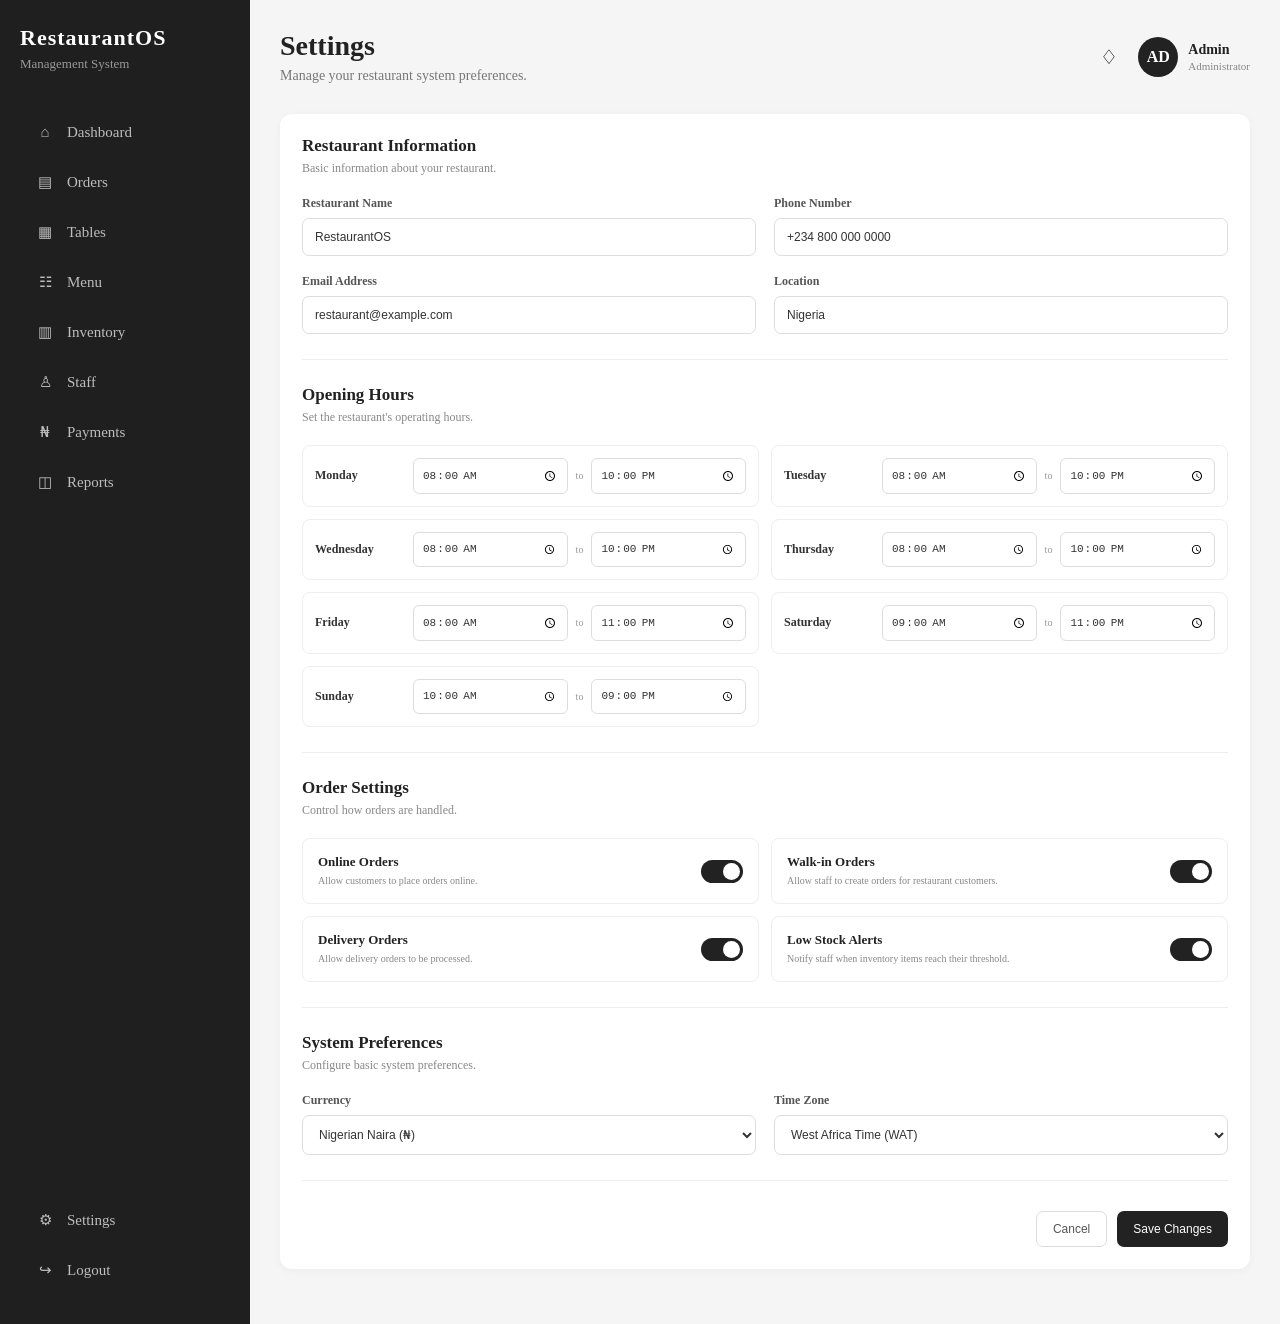
<file: settings.html>
<!doctype html>
<html lang="en">
  <head>
    <meta charset="UTF-8" />
    <meta name="viewport" content="width=device-width, initial-scale=1.0" />
    <title>Settings | Restaurant Management System</title>
    <link rel="stylesheet" href="style.css" />
  </head>

  <body>
    <div class="app">
      <aside class="sidebar">
        <div class="desktop-logo logo">
          <h1>RestaurantOS</h1>
          <p>Management System</p>
        </div>

        <div class="mobile-sidebar-header">
          <div class="mobile-logo">
            <h1>RestaurantOS</h1>
            <p>Management System</p>
          </div>

          <button
            class="menu-button"
            id="menuButton"
            aria-label="Open menu"
            aria-expanded="false"
          >
            ☰
          </button>
        </div>

        <nav class="sidebar-nav">
          <ul>
            <li>
              <a href="index.html">
                <span>⌂</span>
                Dashboard
              </a>
            </li>

            <li>
              <a href="orders.html">
                <span>▤</span>
                Orders
              </a>
            </li>

            <li>
              <a href="tables.html">
                <span>▦</span>
                Tables
              </a>
            </li>

            <li>
              <a href="menu.html">
                <span>☷</span>
                Menu
              </a>
            </li>

            <li>
              <a href="inventory.html">
                <span>▥</span>
                Inventory
              </a>
            </li>

            <li>
              <a href="staff.html">
                <span>♙</span>
                Staff
              </a>
            </li>

            <li>
              <a href="payments.html">
                <span>₦</span>
                Payments
              </a>
            </li>

            <li>
              <a href="reports.html">
                <span>◫</span>
                Reports
              </a>
            </li>
          </ul>
        </nav>

        <div class="sidebar-bottom">
          <a href="settings.html" class="active">
            <span>⚙</span>
            Settings
          </a>

          <a href="#">
            <span>↪</span>
            Logout
          </a>
        </div>
      </aside>

      <main class="main-content">
        <header class="top-header">
          <div class="header-title">
            <h2>Settings</h2>
            <p>Manage your restaurant system preferences.</p>
          </div>

          <div class="header-right">
            <button class="notification-button">♢</button>

            <div class="admin-profile">
              <div class="admin-avatar">AD</div>

              <div>
                <h4>Admin</h4>
                <p>Administrator</p>
              </div>
            </div>
          </div>
        </header>

        <section class="settings-page">
          <div class="settings-section">
            <div class="settings-section-header">
              <h2>Restaurant Information</h2>
              <p>Basic information about your restaurant.</p>
            </div>

            <div class="settings-form-grid">
              <div class="settings-field">
                <label for="restaurantName"> Restaurant Name </label>

                <input type="text" id="restaurantName" value="RestaurantOS" />
              </div>

              <div class="settings-field">
                <label for="phoneNumber"> Phone Number </label>

                <input type="tel" id="phoneNumber" value="+234 800 000 0000" />
              </div>

              <div class="settings-field">
                <label for="emailAddress"> Email Address </label>

                <input
                  type="email"
                  id="emailAddress"
                  value="restaurant@example.com"
                />
              </div>

              <div class="settings-field">
                <label for="restaurantLocation"> Location </label>

                <input type="text" id="restaurantLocation" value="Nigeria" />
              </div>
            </div>
          </div>

          <div class="settings-section">
            <div class="settings-section-header">
              <h2>Opening Hours</h2>
              <p>Set the restaurant's operating hours.</p>
            </div>

            <div class="opening-hours">
              <div class="day-row">
                <span>Monday</span>
                <input type="time" value="08:00" />
                <span class="time-separator">to</span>
                <input type="time" value="22:00" />
              </div>

              <div class="day-row">
                <span>Tuesday</span>
                <input type="time" value="08:00" />
                <span class="time-separator">to</span>
                <input type="time" value="22:00" />
              </div>

              <div class="day-row">
                <span>Wednesday</span>
                <input type="time" value="08:00" />
                <span class="time-separator">to</span>
                <input type="time" value="22:00" />
              </div>

              <div class="day-row">
                <span>Thursday</span>
                <input type="time" value="08:00" />
                <span class="time-separator">to</span>
                <input type="time" value="22:00" />
              </div>

              <div class="day-row">
                <span>Friday</span>
                <input type="time" value="08:00" />
                <span class="time-separator">to</span>
                <input type="time" value="23:00" />
              </div>

              <div class="day-row">
                <span>Saturday</span>
                <input type="time" value="09:00" />
                <span class="time-separator">to</span>
                <input type="time" value="23:00" />
              </div>

              <div class="day-row">
                <span>Sunday</span>
                <input type="time" value="10:00" />
                <span class="time-separator">to</span>
                <input type="time" value="21:00" />
              </div>
            </div>
          </div>

          <div class="settings-section">
            <div class="settings-section-header">
              <h2>Order Settings</h2>
              <p>Control how orders are handled.</p>
            </div>

            <div class="settings-options">
              <div class="settings-option">
                <div>
                  <h3>Online Orders</h3>
                  <p>Allow customers to place orders online.</p>
                </div>

                <label class="toggle">
                  <input type="checkbox" checked />
                  <span></span>
                </label>
              </div>

              <div class="settings-option">
                <div>
                  <h3>Walk-in Orders</h3>
                  <p>Allow staff to create orders for restaurant customers.</p>
                </div>

                <label class="toggle">
                  <input type="checkbox" checked />
                  <span></span>
                </label>
              </div>

              <div class="settings-option">
                <div>
                  <h3>Delivery Orders</h3>
                  <p>Allow delivery orders to be processed.</p>
                </div>

                <label class="toggle">
                  <input type="checkbox" checked />
                  <span></span>
                </label>
              </div>

              <div class="settings-option">
                <div>
                  <h3>Low Stock Alerts</h3>
                  <p>
                    Notify staff when inventory items reach their threshold.
                  </p>
                </div>

                <label class="toggle">
                  <input type="checkbox" checked />
                  <span></span>
                </label>
              </div>
            </div>
          </div>

          <div class="settings-section">
            <div class="settings-section-header">
              <h2>System Preferences</h2>
              <p>Configure basic system preferences.</p>
            </div>

            <div class="settings-form-grid">
              <div class="settings-field">
                <label for="currency"> Currency </label>

                <select id="currency">
                  <option selected>Nigerian Naira (₦)</option>
                  <option>US Dollar ($)</option>
                  <option>British Pound (£)</option>
                </select>
              </div>

              <div class="settings-field">
                <label for="timezone"> Time Zone </label>

                <select id="timezone">
                  <option selected>West Africa Time (WAT)</option>
                  <option>Greenwich Mean Time (GMT)</option>
                </select>
              </div>
            </div>
          </div>

          <div class="settings-actions">
            <button class="cancel-settings">Cancel</button>

            <button class="save-settings">Save Changes</button>
          </div>
        </section>
      </main>
    </div>

    <script src="script.js"></script>
  </body>
</html>
</file>
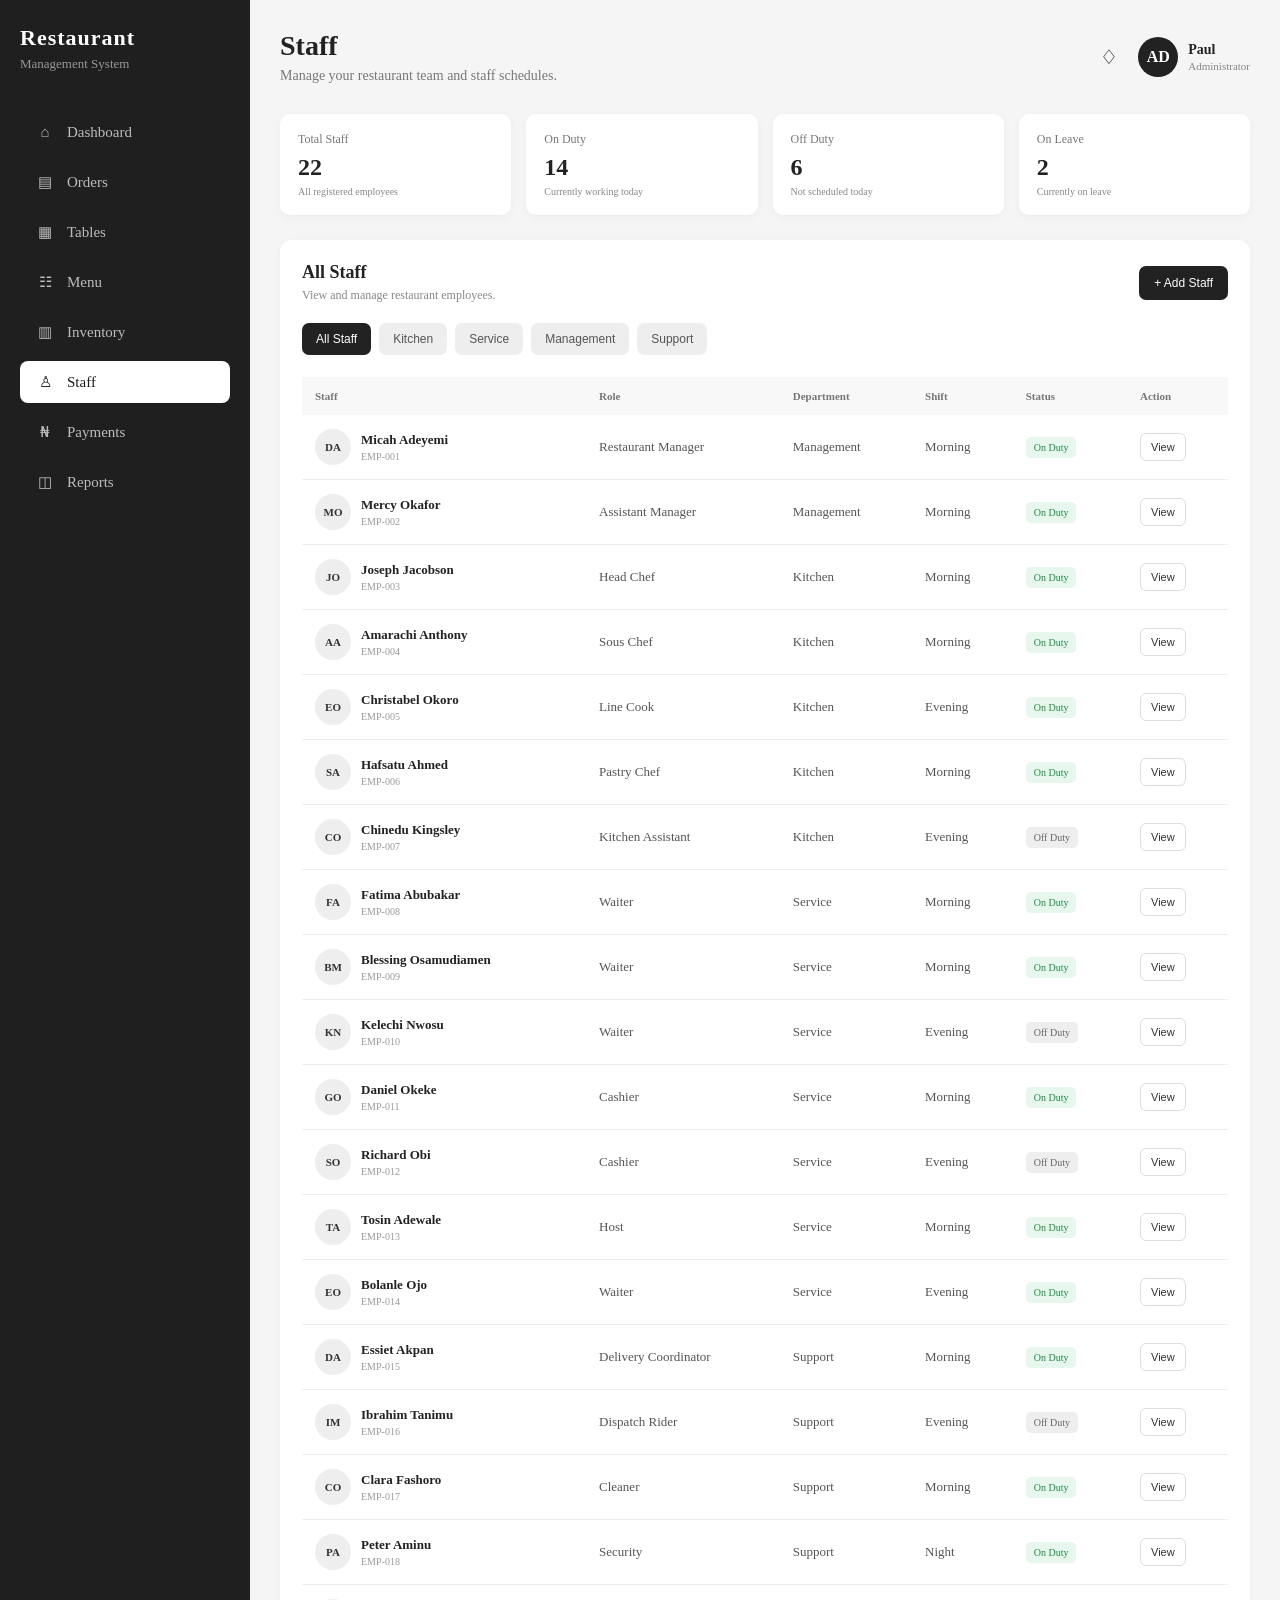
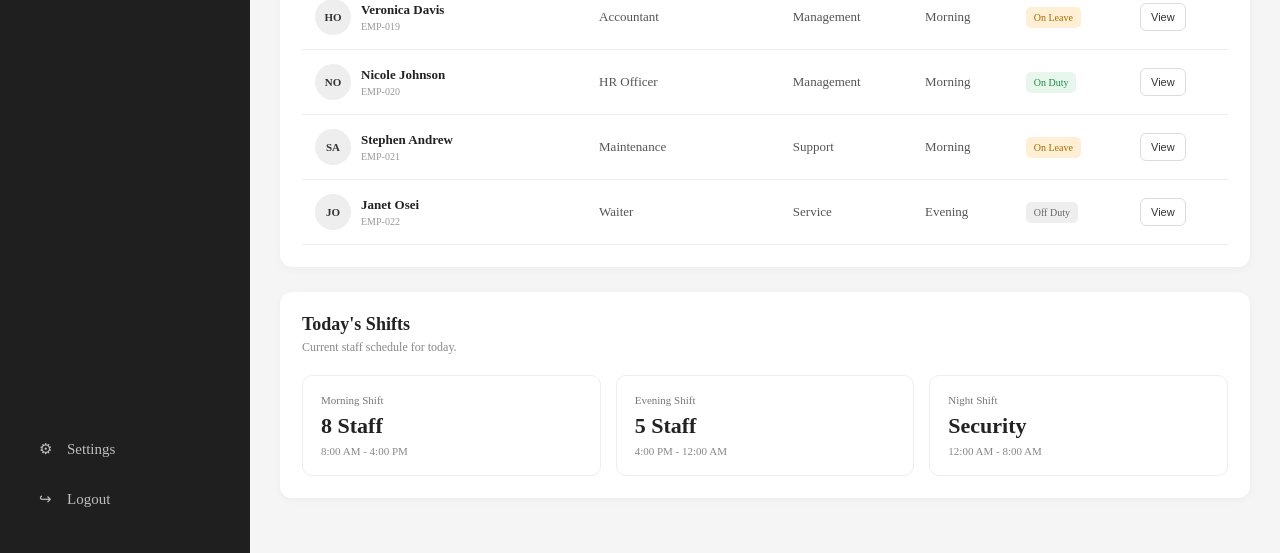
<file: staff.html>
<!doctype html>
<html lang="en">
  <head>
    <meta charset="UTF-8" />
    <meta name="viewport" content="width=device-width, initial-scale=1.0" />
    <title>Staff | Restaurant Management System</title>
    <link rel="stylesheet" href="style.css" />
  </head>

  <body>
    <div class="app">
      <aside class="sidebar">
        <div class="desktop-logo logo">
          <h1>Restaurant</h1>
          <p>Management System</p>
        </div>

        <div class="mobile-sidebar-header">
          <div class="mobile-logo">
            <h1>Restaurant</h1>
            <p>Management System</p>
          </div>

          <button
            class="menu-button"
            id="menuButton"
            aria-label="Open menu"
            aria-expanded="false"
          >
            ☰
          </button>
        </div>

        <nav class="sidebar-nav">
          <ul>
            <li>
              <a href="index.html">
                <span>⌂</span>
                Dashboard
              </a>
            </li>

            <li>
              <a href="orders.html">
                <span>▤</span>
                Orders
              </a>
            </li>

            <li>
              <a href="tables.html">
                <span>▦</span>
                Tables
              </a>
            </li>

            <li>
              <a href="menu.html">
                <span>☷</span>
                Menu
              </a>
            </li>

            <li>
              <a href="inventory.html">
                <span>▥</span>
                Inventory
              </a>
            </li>

            <li class="active">
              <a href="staff.html">
                <span>♙</span>
                Staff
              </a>
            </li>

            <li>
              <a href="payments.html">
                <span>₦</span>
                Payments
              </a>
            </li>

            <li>
              <a href="reports.html">
                <span>◫</span>
                Reports
              </a>
            </li>
          </ul>
        </nav>

        <div class="sidebar-bottom">
          <a href="settings.html">
            <span>⚙</span>
            Settings
          </a>

          <a href="#">
            <span>↪</span>
            Logout
          </a>
        </div>
      </aside>

      <main class="main-content">
        <header class="top-header">
          <div class="header-title">
            <h2>Staff</h2>
            <p>Manage your restaurant team and staff schedules.</p>
          </div>

          <div class="header-right">
            <button class="notification-button">♢</button>

            <div class="admin-profile">
              <div class="admin-avatar">AD</div>

              <div>
                <h4>Paul</h4>
                <p>Administrator</p>
              </div>
            </div>
          </div>
        </header>

        <section class="staff-summary">
          <div class="staff-summary-card">
            <span>Total Staff</span>
            <strong>22</strong>
            <p>All registered employees</p>
          </div>

          <div class="staff-summary-card">
            <span>On Duty</span>
            <strong>14</strong>
            <p>Currently working today</p>
          </div>

          <div class="staff-summary-card">
            <span>Off Duty</span>
            <strong>6</strong>
            <p>Not scheduled today</p>
          </div>

          <div class="staff-summary-card">
            <span>On Leave</span>
            <strong>2</strong>
            <p>Currently on leave</p>
          </div>
        </section>

        <section class="staff-page">
          <div class="section-header">
            <div>
              <h2>All Staff</h2>
              <p>View and manage restaurant employees.</p>
            </div>

            <button class="add-staff-button">+ Add Staff</button>
          </div>

          <div class="staff-filters">
            <button class="staff-filter active">All Staff</button>

            <button class="staff-filter">Kitchen</button>

            <button class="staff-filter">Service</button>

            <button class="staff-filter">Management</button>

            <button class="staff-filter">Support</button>
          </div>

          <div class="staff-table-wrapper">
            <table class="staff-table">
              <thead>
                <tr>
                  <th>Staff</th>
                  <th>Role</th>
                  <th>Department</th>
                  <th>Shift</th>
                  <th>Status</th>
                  <th>Action</th>
                </tr>
              </thead>

              <tbody>
                <tr>
                  <td>
                    <div class="staff-member">
                      <div class="staff-avatar">DA</div>
                      <div>
                        <strong>Micah Adeyemi</strong>
                        <span>EMP-001</span>
                      </div>
                    </div>
                  </td>
                  <td>Restaurant Manager</td>
                  <td>Management</td>
                  <td>Morning</td>
                  <td><span class="staff-status on-duty">On Duty</span></td>
                  <td><button class="staff-action">View</button></td>
                </tr>

                <tr>
                  <td>
                    <div class="staff-member">
                      <div class="staff-avatar">MO</div>
                      <div>
                        <strong>Mercy Okafor</strong>
                        <span>EMP-002</span>
                      </div>
                    </div>
                  </td>
                  <td>Assistant Manager</td>
                  <td>Management</td>
                  <td>Morning</td>
                  <td><span class="staff-status on-duty">On Duty</span></td>
                  <td><button class="staff-action">View</button></td>
                </tr>

                <tr>
                  <td>
                    <div class="staff-member">
                      <div class="staff-avatar">JO</div>
                      <div>
                        <strong>Joseph Jacobson</strong>
                        <span>EMP-003</span>
                      </div>
                    </div>
                  </td>
                  <td>Head Chef</td>
                  <td>Kitchen</td>
                  <td>Morning</td>
                  <td><span class="staff-status on-duty">On Duty</span></td>
                  <td><button class="staff-action">View</button></td>
                </tr>

                <tr>
                  <td>
                    <div class="staff-member">
                      <div class="staff-avatar">AA</div>
                      <div>
                        <strong>Amarachi Anthony</strong>
                        <span>EMP-004</span>
                      </div>
                    </div>
                  </td>
                  <td>Sous Chef</td>
                  <td>Kitchen</td>
                  <td>Morning</td>
                  <td><span class="staff-status on-duty">On Duty</span></td>
                  <td><button class="staff-action">View</button></td>
                </tr>

                <tr>
                  <td>
                    <div class="staff-member">
                      <div class="staff-avatar">EO</div>
                      <div>
                        <strong>Christabel Okoro</strong>
                        <span>EMP-005</span>
                      </div>
                    </div>
                  </td>
                  <td>Line Cook</td>
                  <td>Kitchen</td>
                  <td>Evening</td>
                  <td><span class="staff-status on-duty">On Duty</span></td>
                  <td><button class="staff-action">View</button></td>
                </tr>

                <tr>
                  <td>
                    <div class="staff-member">
                      <div class="staff-avatar">SA</div>
                      <div>
                        <strong>Hafsatu Ahmed</strong>
                        <span>EMP-006</span>
                      </div>
                    </div>
                  </td>
                  <td>Pastry Chef</td>
                  <td>Kitchen</td>
                  <td>Morning</td>
                  <td><span class="staff-status on-duty">On Duty</span></td>
                  <td><button class="staff-action">View</button></td>
                </tr>

                <tr>
                  <td>
                    <div class="staff-member">
                      <div class="staff-avatar">CO</div>
                      <div>
                        <strong>Chinedu Kingsley</strong>
                        <span>EMP-007</span>
                      </div>
                    </div>
                  </td>
                  <td>Kitchen Assistant</td>
                  <td>Kitchen</td>
                  <td>Evening</td>
                  <td><span class="staff-status off-duty">Off Duty</span></td>
                  <td><button class="staff-action">View</button></td>
                </tr>

                <tr>
                  <td>
                    <div class="staff-member">
                      <div class="staff-avatar">FA</div>
                      <div>
                        <strong>Fatima Abubakar</strong>
                        <span>EMP-008</span>
                      </div>
                    </div>
                  </td>
                  <td>Waiter</td>
                  <td>Service</td>
                  <td>Morning</td>
                  <td><span class="staff-status on-duty">On Duty</span></td>
                  <td><button class="staff-action">View</button></td>
                </tr>

                <tr>
                  <td>
                    <div class="staff-member">
                      <div class="staff-avatar">BM</div>
                      <div>
                        <strong>Blessing Osamudiamen</strong>
                        <span>EMP-009</span>
                      </div>
                    </div>
                  </td>
                  <td>Waiter</td>
                  <td>Service</td>
                  <td>Morning</td>
                  <td><span class="staff-status on-duty">On Duty</span></td>
                  <td><button class="staff-action">View</button></td>
                </tr>

                <tr>
                  <td>
                    <div class="staff-member">
                      <div class="staff-avatar">KN</div>
                      <div>
                        <strong>Kelechi Nwosu</strong>
                        <span>EMP-010</span>
                      </div>
                    </div>
                  </td>
                  <td>Waiter</td>
                  <td>Service</td>
                  <td>Evening</td>
                  <td><span class="staff-status off-duty">Off Duty</span></td>
                  <td><button class="staff-action">View</button></td>
                </tr>

                <tr>
                  <td>
                    <div class="staff-member">
                      <div class="staff-avatar">GO</div>
                      <div>
                        <strong>Daniel Okeke</strong>
                        <span>EMP-011</span>
                      </div>
                    </div>
                  </td>
                  <td>Cashier</td>
                  <td>Service</td>
                  <td>Morning</td>
                  <td><span class="staff-status on-duty">On Duty</span></td>
                  <td><button class="staff-action">View</button></td>
                </tr>

                <tr>
                  <td>
                    <div class="staff-member">
                      <div class="staff-avatar">SO</div>
                      <div>
                        <strong>Richard Obi</strong>
                        <span>EMP-012</span>
                      </div>
                    </div>
                  </td>
                  <td>Cashier</td>
                  <td>Service</td>
                  <td>Evening</td>
                  <td><span class="staff-status off-duty">Off Duty</span></td>
                  <td><button class="staff-action">View</button></td>
                </tr>

                <tr>
                  <td>
                    <div class="staff-member">
                      <div class="staff-avatar">TA</div>
                      <div>
                        <strong>Tosin Adewale</strong>
                        <span>EMP-013</span>
                      </div>
                    </div>
                  </td>
                  <td>Host</td>
                  <td>Service</td>
                  <td>Morning</td>
                  <td><span class="staff-status on-duty">On Duty</span></td>
                  <td><button class="staff-action">View</button></td>
                </tr>

                <tr>
                  <td>
                    <div class="staff-member">
                      <div class="staff-avatar">EO</div>
                      <div>
                        <strong>Bolanle Ojo</strong>
                        <span>EMP-014</span>
                      </div>
                    </div>
                  </td>
                  <td>Waiter</td>
                  <td>Service</td>
                  <td>Evening</td>
                  <td><span class="staff-status on-duty">On Duty</span></td>
                  <td><button class="staff-action">View</button></td>
                </tr>

                <tr>
                  <td>
                    <div class="staff-member">
                      <div class="staff-avatar">DA</div>
                      <div>
                        <strong>Essiet Akpan</strong>
                        <span>EMP-015</span>
                      </div>
                    </div>
                  </td>
                  <td>Delivery Coordinator</td>
                  <td>Support</td>
                  <td>Morning</td>
                  <td><span class="staff-status on-duty">On Duty</span></td>
                  <td><button class="staff-action">View</button></td>
                </tr>

                <tr>
                  <td>
                    <div class="staff-member">
                      <div class="staff-avatar">IM</div>
                      <div>
                        <strong>Ibrahim Tanimu</strong>
                        <span>EMP-016</span>
                      </div>
                    </div>
                  </td>
                  <td>Dispatch Rider</td>
                  <td>Support</td>
                  <td>Evening</td>
                  <td><span class="staff-status off-duty">Off Duty</span></td>
                  <td><button class="staff-action">View</button></td>
                </tr>

                <tr>
                  <td>
                    <div class="staff-member">
                      <div class="staff-avatar">CO</div>
                      <div>
                        <strong>Clara Fashoro</strong>
                        <span>EMP-017</span>
                      </div>
                    </div>
                  </td>
                  <td>Cleaner</td>
                  <td>Support</td>
                  <td>Morning</td>
                  <td><span class="staff-status on-duty">On Duty</span></td>
                  <td><button class="staff-action">View</button></td>
                </tr>

                <tr>
                  <td>
                    <div class="staff-member">
                      <div class="staff-avatar">PA</div>
                      <div>
                        <strong>Peter Aminu</strong>
                        <span>EMP-018</span>
                      </div>
                    </div>
                  </td>
                  <td>Security</td>
                  <td>Support</td>
                  <td>Night</td>
                  <td><span class="staff-status on-duty">On Duty</span></td>
                  <td><button class="staff-action">View</button></td>
                </tr>

                <tr>
                  <td>
                    <div class="staff-member">
                      <div class="staff-avatar">HO</div>
                      <div>
                        <strong>Veronica Davis</strong>
                        <span>EMP-019</span>
                      </div>
                    </div>
                  </td>
                  <td>Accountant</td>
                  <td>Management</td>
                  <td>Morning</td>
                  <td><span class="staff-status on-leave">On Leave</span></td>
                  <td><button class="staff-action">View</button></td>
                </tr>

                <tr>
                  <td>
                    <div class="staff-member">
                      <div class="staff-avatar">NO</div>
                      <div>
                        <strong>Nicole Johnson</strong>
                        <span>EMP-020</span>
                      </div>
                    </div>
                  </td>
                  <td>HR Officer</td>
                  <td>Management</td>
                  <td>Morning</td>
                  <td><span class="staff-status on-duty">On Duty</span></td>
                  <td><button class="staff-action">View</button></td>
                </tr>

                <tr>
                  <td>
                    <div class="staff-member">
                      <div class="staff-avatar">SA</div>
                      <div>
                        <strong>Stephen Andrew</strong>
                        <span>EMP-021</span>
                      </div>
                    </div>
                  </td>
                  <td>Maintenance</td>
                  <td>Support</td>
                  <td>Morning</td>
                  <td><span class="staff-status on-leave">On Leave</span></td>
                  <td><button class="staff-action">View</button></td>
                </tr>

                <tr>
                  <td>
                    <div class="staff-member">
                      <div class="staff-avatar">JO</div>
                      <div>
                        <strong>Janet Osei</strong>
                        <span>EMP-022</span>
                      </div>
                    </div>
                  </td>
                  <td>Waiter</td>
                  <td>Service</td>
                  <td>Evening</td>
                  <td><span class="staff-status off-duty">Off Duty</span></td>
                  <td><button class="staff-action">View</button></td>
                </tr>
              </tbody>
            </table>
          </div>
        </section>

        <section class="staff-shifts">
          <div class="section-header">
            <div>
              <h2>Today's Shifts</h2>
              <p>Current staff schedule for today.</p>
            </div>
          </div>

          <div class="shift-grid">
            <div class="shift-card">
              <span>Morning Shift</span>
              <strong>8 Staff</strong>
              <p>8:00 AM - 4:00 PM</p>
            </div>

            <div class="shift-card">
              <span>Evening Shift</span>
              <strong>5 Staff</strong>
              <p>4:00 PM - 12:00 AM</p>
            </div>

            <div class="shift-card">
              <span>Night Shift</span>
              <strong>Security</strong>
              <p>12:00 AM - 8:00 AM</p>
            </div>
          </div>
        </section>
      </main>
    </div>

    <script src="script.js"></script>
  </body>
</html>
</file>
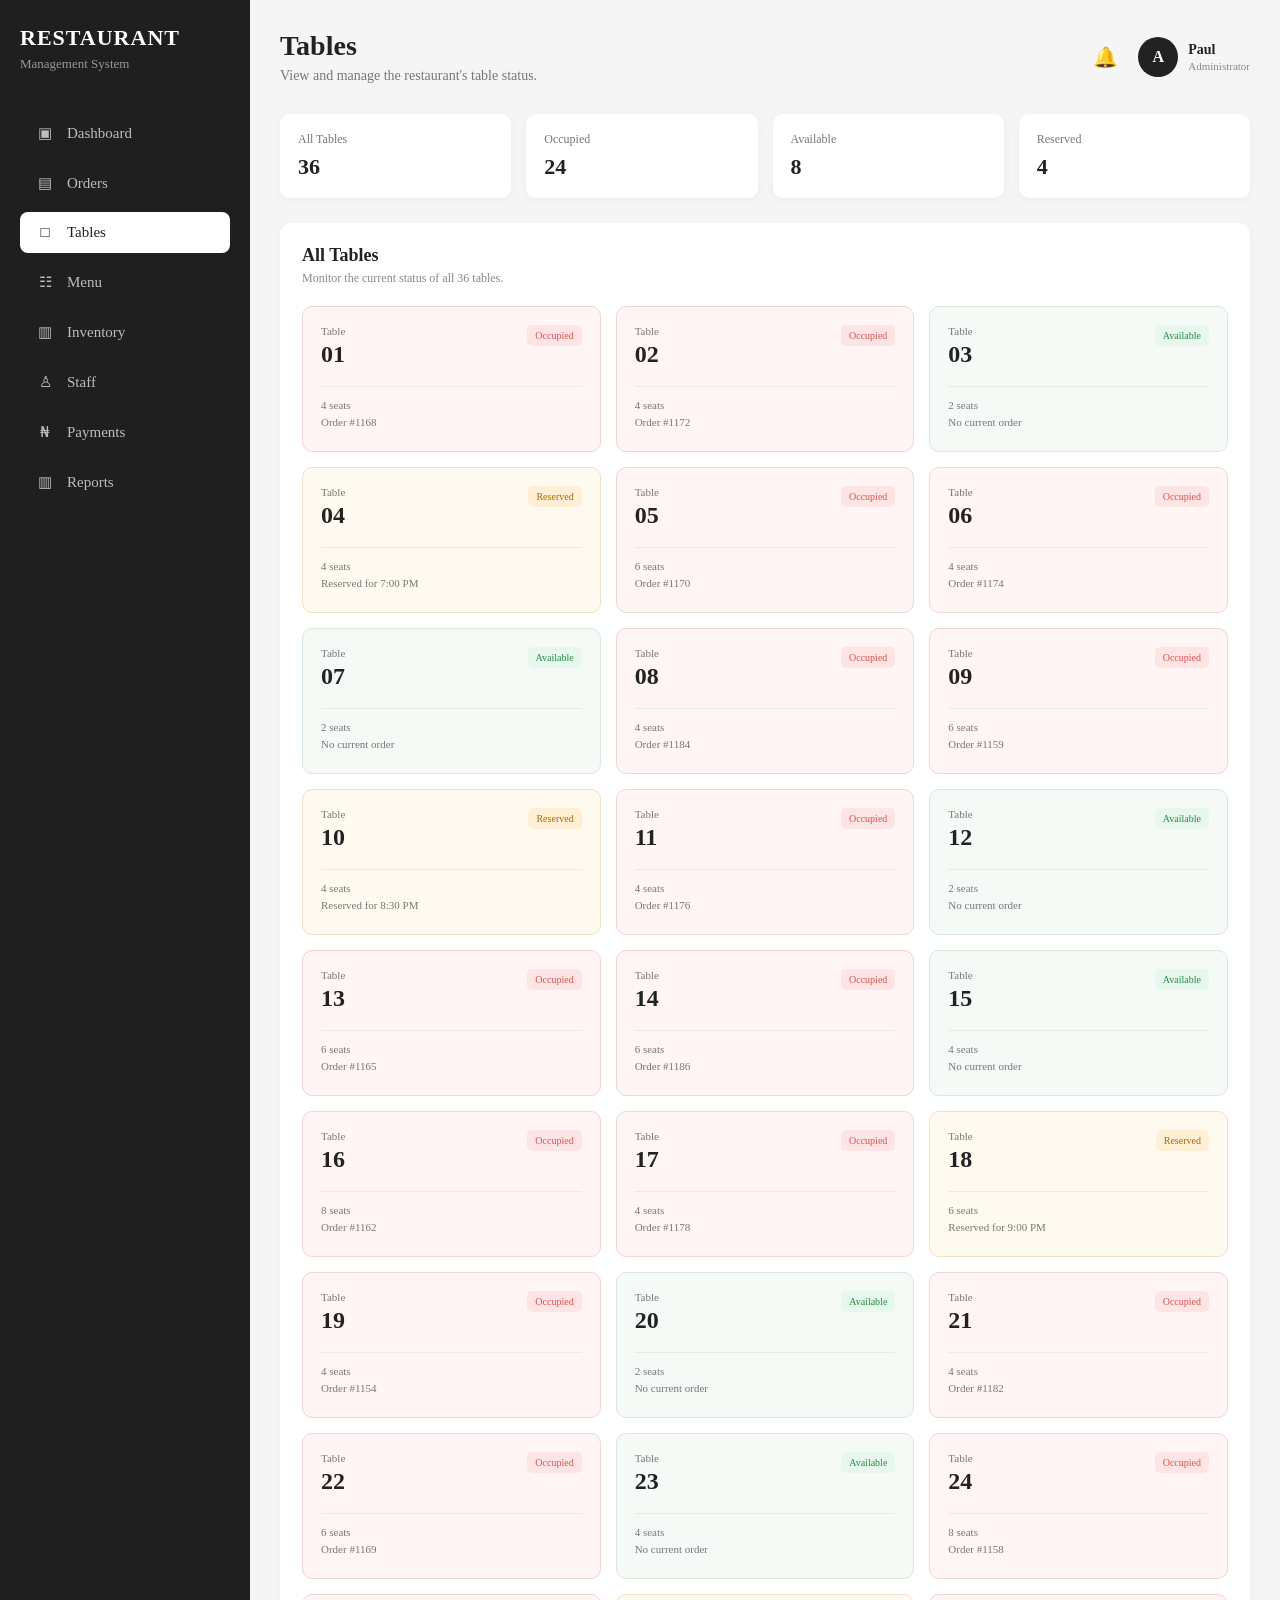
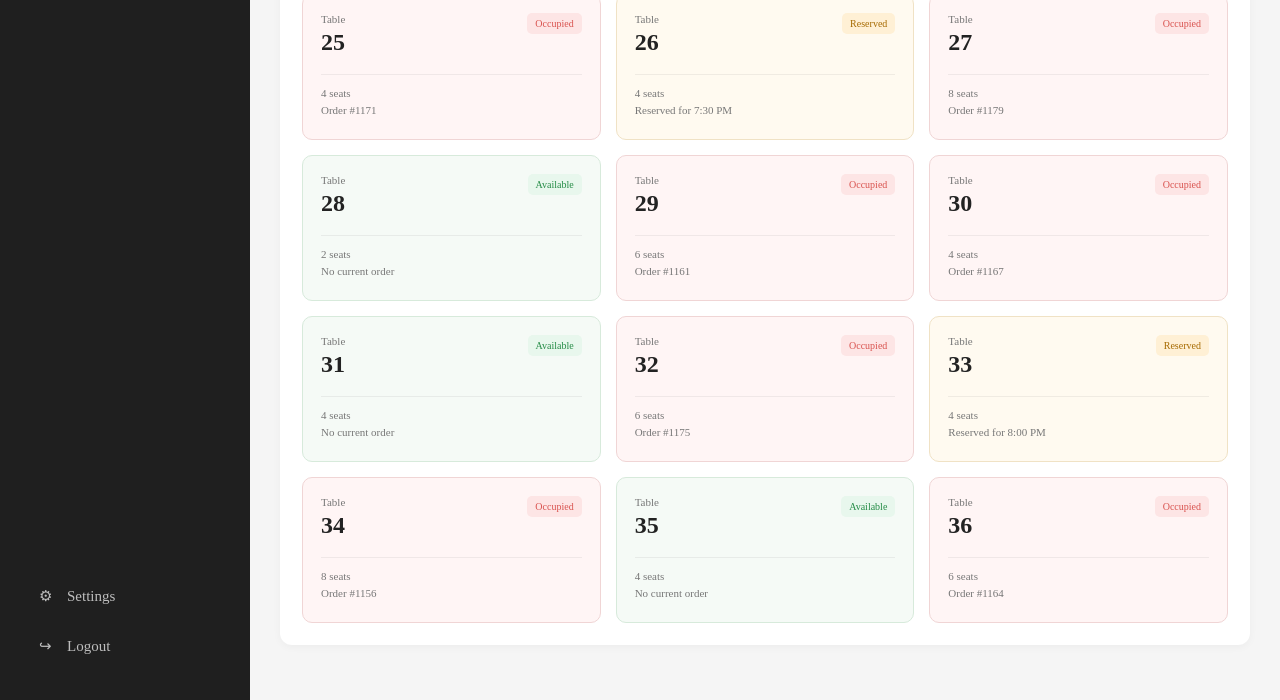
<file: tables.html>
<!doctype html>
<html lang="en">
  <head>
    <meta charset="UTF-8" />

    <meta name="viewport" content="width=device-width, initial-scale=1.0" />

    <title>Tables | Restaurant Management System</title>

    <link rel="stylesheet" href="style.css" />
  </head>

  <body>
    <div class="app">
      <!-- SIDEBAR -->

      <aside class="sidebar">
        <div class="mobile-sidebar-header">
          <div class="mobile-logo">
            <h1>RESTAURANT</h1>
            <p>Management System</p>
          </div>

          <button
            type="button"
            class="menu-button"
            id="menuButton"
            aria-label="Open navigation menu"
            aria-expanded="false"
          >
            ☰
          </button>
        </div>

        <div class="logo desktop-logo">
          <h1>RESTAURANT</h1>
          <p>Management System</p>
        </div>

        <nav class="sidebar-nav">
          <ul>
            <li>
              <a href="index.html">
                <span>▣</span>
                Dashboard
              </a>
            </li>

            <li>
              <a href="orders.html">
                <span>▤</span>
                Orders
              </a>
            </li>

            <li class="active">
              <a href="tables.html">
                <span>□</span>
                Tables
              </a>
            </li>

            <li>
              <a href="menu.html">
                <span>☷</span>
                Menu
              </a>
            </li>

            <li>
              <a href="inventory.html">
                <span>▥</span>
                Inventory
              </a>
            </li>

            <li>
              <a href="staff.html">
                <span>♙</span>
                Staff
              </a>
            </li>

            <li>
              <a href="payments.html">
                <span>₦</span>
                Payments
              </a>
            </li>

            <li>
              <a href="reports.html">
                <span>▥</span>
                Reports
              </a>
            </li>
          </ul>
        </nav>

        <div class="sidebar-bottom">
          <a href="settings.html">
            <span>⚙</span>
            Settings
          </a>

          <a href="#">
            <span>↪</span>
            Logout
          </a>
        </div>
      </aside>

      <!-- MAIN CONTENT -->

      <main class="main-content">
        <!-- HEADER -->

        <header class="top-header">
          <div class="header-title">
            <h2>Tables</h2>

            <p>View and manage the restaurant's table status.</p>
          </div>

          <div class="header-right">
            <button type="button" class="notification-button">🔔</button>

            <div class="admin-profile">
              <div class="admin-avatar">A</div>

              <div>
                <h4>Paul</h4>

                <p>Administrator</p>
              </div>
            </div>
          </div>
        </header>

        <!-- TABLE SUMMARY -->

        <section class="table-summary">
          <div class="table-summary-card">
            <span> All Tables </span>

            <strong> 36 </strong>
          </div>

          <div class="table-summary-card">
            <span> Occupied </span>

            <strong> 24 </strong>
          </div>

          <div class="table-summary-card">
            <span> Available </span>

            <strong> 8 </strong>
          </div>

          <div class="table-summary-card">
            <span> Reserved </span>

            <strong> 4 </strong>
          </div>
        </section>

        <!-- TABLE LIST -->

        <section class="tables-page">
          <div class="section-header">
            <div>
              <h2>All Tables</h2>

              <p>Monitor the current status of all 36 tables.</p>
            </div>
          </div>

          <!-- TABLE GRID -->

          <div class="tables-management-grid">
            <div class="management-table-card occupied">
              <div class="management-table-top">
                <div>
                  <span>Table</span>
                  <strong>01</strong>
                </div>

                <span class="management-table-status"> Occupied </span>
              </div>

              <div class="management-table-info">
                <p>4 seats</p>
                <p>Order #1168</p>
              </div>
            </div>

            <div class="management-table-card occupied">
              <div class="management-table-top">
                <div>
                  <span>Table</span>
                  <strong>02</strong>
                </div>

                <span class="management-table-status"> Occupied </span>
              </div>

              <div class="management-table-info">
                <p>4 seats</p>
                <p>Order #1172</p>
              </div>
            </div>

            <div class="management-table-card available">
              <div class="management-table-top">
                <div>
                  <span>Table</span>
                  <strong>03</strong>
                </div>

                <span class="management-table-status"> Available </span>
              </div>

              <div class="management-table-info">
                <p>2 seats</p>
                <p>No current order</p>
              </div>
            </div>

            <div class="management-table-card reserved">
              <div class="management-table-top">
                <div>
                  <span>Table</span>
                  <strong>04</strong>
                </div>

                <span class="management-table-status"> Reserved </span>
              </div>

              <div class="management-table-info">
                <p>4 seats</p>
                <p>Reserved for 7:00 PM</p>
              </div>
            </div>

            <div class="management-table-card occupied">
              <div class="management-table-top">
                <div>
                  <span>Table</span>
                  <strong>05</strong>
                </div>

                <span class="management-table-status"> Occupied </span>
              </div>

              <div class="management-table-info">
                <p>6 seats</p>
                <p>Order #1170</p>
              </div>
            </div>

            <div class="management-table-card occupied">
              <div class="management-table-top">
                <div>
                  <span>Table</span>
                  <strong>06</strong>
                </div>

                <span class="management-table-status"> Occupied </span>
              </div>

              <div class="management-table-info">
                <p>4 seats</p>
                <p>Order #1174</p>
              </div>
            </div>

            <div class="management-table-card available">
              <div class="management-table-top">
                <div>
                  <span>Table</span>
                  <strong>07</strong>
                </div>

                <span class="management-table-status"> Available </span>
              </div>

              <div class="management-table-info">
                <p>2 seats</p>
                <p>No current order</p>
              </div>
            </div>

            <div class="management-table-card occupied">
              <div class="management-table-top">
                <div>
                  <span>Table</span>
                  <strong>08</strong>
                </div>

                <span class="management-table-status"> Occupied </span>
              </div>

              <div class="management-table-info">
                <p>4 seats</p>
                <p>Order #1184</p>
              </div>
            </div>

            <div class="management-table-card occupied">
              <div class="management-table-top">
                <div>
                  <span>Table</span>
                  <strong>09</strong>
                </div>

                <span class="management-table-status"> Occupied </span>
              </div>

              <div class="management-table-info">
                <p>6 seats</p>
                <p>Order #1159</p>
              </div>
            </div>

            <div class="management-table-card reserved">
              <div class="management-table-top">
                <div>
                  <span>Table</span>
                  <strong>10</strong>
                </div>

                <span class="management-table-status"> Reserved </span>
              </div>

              <div class="management-table-info">
                <p>4 seats</p>
                <p>Reserved for 8:30 PM</p>
              </div>
            </div>

            <div class="management-table-card occupied">
              <div class="management-table-top">
                <div>
                  <span>Table</span>
                  <strong>11</strong>
                </div>

                <span class="management-table-status"> Occupied </span>
              </div>

              <div class="management-table-info">
                <p>4 seats</p>
                <p>Order #1176</p>
              </div>
            </div>

            <div class="management-table-card available">
              <div class="management-table-top">
                <div>
                  <span>Table</span>
                  <strong>12</strong>
                </div>

                <span class="management-table-status"> Available </span>
              </div>

              <div class="management-table-info">
                <p>2 seats</p>
                <p>No current order</p>
              </div>
            </div>

            <div class="management-table-card occupied">
              <div class="management-table-top">
                <div>
                  <span>Table</span>
                  <strong>13</strong>
                </div>

                <span class="management-table-status"> Occupied </span>
              </div>

              <div class="management-table-info">
                <p>6 seats</p>
                <p>Order #1165</p>
              </div>
            </div>

            <div class="management-table-card occupied">
              <div class="management-table-top">
                <div>
                  <span>Table</span>
                  <strong>14</strong>
                </div>

                <span class="management-table-status"> Occupied </span>
              </div>

              <div class="management-table-info">
                <p>6 seats</p>
                <p>Order #1186</p>
              </div>
            </div>

            <div class="management-table-card available">
              <div class="management-table-top">
                <div>
                  <span>Table</span>
                  <strong>15</strong>
                </div>

                <span class="management-table-status"> Available </span>
              </div>

              <div class="management-table-info">
                <p>4 seats</p>
                <p>No current order</p>
              </div>
            </div>

            <div class="management-table-card occupied">
              <div class="management-table-top">
                <div>
                  <span>Table</span>
                  <strong>16</strong>
                </div>

                <span class="management-table-status"> Occupied </span>
              </div>

              <div class="management-table-info">
                <p>8 seats</p>
                <p>Order #1162</p>
              </div>
            </div>

            <div class="management-table-card occupied">
              <div class="management-table-top">
                <div>
                  <span>Table</span>
                  <strong>17</strong>
                </div>

                <span class="management-table-status"> Occupied </span>
              </div>

              <div class="management-table-info">
                <p>4 seats</p>
                <p>Order #1178</p>
              </div>
            </div>

            <div class="management-table-card reserved">
              <div class="management-table-top">
                <div>
                  <span>Table</span>
                  <strong>18</strong>
                </div>

                <span class="management-table-status"> Reserved </span>
              </div>

              <div class="management-table-info">
                <p>6 seats</p>
                <p>Reserved for 9:00 PM</p>
              </div>
            </div>

            <div class="management-table-card occupied">
              <div class="management-table-top">
                <div>
                  <span>Table</span>
                  <strong>19</strong>
                </div>

                <span class="management-table-status"> Occupied </span>
              </div>

              <div class="management-table-info">
                <p>4 seats</p>
                <p>Order #1154</p>
              </div>
            </div>

            <div class="management-table-card available">
              <div class="management-table-top">
                <div>
                  <span>Table</span>
                  <strong>20</strong>
                </div>

                <span class="management-table-status"> Available </span>
              </div>

              <div class="management-table-info">
                <p>2 seats</p>
                <p>No current order</p>
              </div>
            </div>

            <div class="management-table-card occupied">
              <div class="management-table-top">
                <div>
                  <span>Table</span>
                  <strong>21</strong>
                </div>

                <span class="management-table-status"> Occupied </span>
              </div>

              <div class="management-table-info">
                <p>4 seats</p>
                <p>Order #1182</p>
              </div>
            </div>

            <div class="management-table-card occupied">
              <div class="management-table-top">
                <div>
                  <span>Table</span>
                  <strong>22</strong>
                </div>

                <span class="management-table-status"> Occupied </span>
              </div>

              <div class="management-table-info">
                <p>6 seats</p>
                <p>Order #1169</p>
              </div>
            </div>

            <div class="management-table-card available">
              <div class="management-table-top">
                <div>
                  <span>Table</span>
                  <strong>23</strong>
                </div>

                <span class="management-table-status"> Available </span>
              </div>

              <div class="management-table-info">
                <p>4 seats</p>
                <p>No current order</p>
              </div>
            </div>

            <div class="management-table-card occupied">
              <div class="management-table-top">
                <div>
                  <span>Table</span>
                  <strong>24</strong>
                </div>

                <span class="management-table-status"> Occupied </span>
              </div>

              <div class="management-table-info">
                <p>8 seats</p>
                <p>Order #1158</p>
              </div>
            </div>

            <div class="management-table-card occupied">
              <div class="management-table-top">
                <div>
                  <span>Table</span>
                  <strong>25</strong>
                </div>

                <span class="management-table-status"> Occupied </span>
              </div>

              <div class="management-table-info">
                <p>4 seats</p>
                <p>Order #1171</p>
              </div>
            </div>

            <div class="management-table-card reserved">
              <div class="management-table-top">
                <div>
                  <span>Table</span>
                  <strong>26</strong>
                </div>

                <span class="management-table-status"> Reserved </span>
              </div>

              <div class="management-table-info">
                <p>4 seats</p>
                <p>Reserved for 7:30 PM</p>
              </div>
            </div>

            <div class="management-table-card occupied">
              <div class="management-table-top">
                <div>
                  <span>Table</span>
                  <strong>27</strong>
                </div>

                <span class="management-table-status"> Occupied </span>
              </div>

              <div class="management-table-info">
                <p>8 seats</p>
                <p>Order #1179</p>
              </div>
            </div>

            <div class="management-table-card available">
              <div class="management-table-top">
                <div>
                  <span>Table</span>
                  <strong>28</strong>
                </div>

                <span class="management-table-status"> Available </span>
              </div>

              <div class="management-table-info">
                <p>2 seats</p>
                <p>No current order</p>
              </div>
            </div>

            <div class="management-table-card occupied">
              <div class="management-table-top">
                <div>
                  <span>Table</span>
                  <strong>29</strong>
                </div>

                <span class="management-table-status"> Occupied </span>
              </div>

              <div class="management-table-info">
                <p>6 seats</p>
                <p>Order #1161</p>
              </div>
            </div>

            <div class="management-table-card occupied">
              <div class="management-table-top">
                <div>
                  <span>Table</span>
                  <strong>30</strong>
                </div>

                <span class="management-table-status"> Occupied </span>
              </div>

              <div class="management-table-info">
                <p>4 seats</p>
                <p>Order #1167</p>
              </div>
            </div>

            <div class="management-table-card available">
              <div class="management-table-top">
                <div>
                  <span>Table</span>
                  <strong>31</strong>
                </div>

                <span class="management-table-status"> Available </span>
              </div>

              <div class="management-table-info">
                <p>4 seats</p>
                <p>No current order</p>
              </div>
            </div>

            <div class="management-table-card occupied">
              <div class="management-table-top">
                <div>
                  <span>Table</span>
                  <strong>32</strong>
                </div>

                <span class="management-table-status"> Occupied </span>
              </div>

              <div class="management-table-info">
                <p>6 seats</p>
                <p>Order #1175</p>
              </div>
            </div>

            <div class="management-table-card reserved">
              <div class="management-table-top">
                <div>
                  <span>Table</span>
                  <strong>33</strong>
                </div>

                <span class="management-table-status"> Reserved </span>
              </div>

              <div class="management-table-info">
                <p>4 seats</p>
                <p>Reserved for 8:00 PM</p>
              </div>
            </div>

            <div class="management-table-card occupied">
              <div class="management-table-top">
                <div>
                  <span>Table</span>
                  <strong>34</strong>
                </div>

                <span class="management-table-status"> Occupied </span>
              </div>

              <div class="management-table-info">
                <p>8 seats</p>
                <p>Order #1156</p>
              </div>
            </div>

            <div class="management-table-card available">
              <div class="management-table-top">
                <div>
                  <span>Table</span>
                  <strong>35</strong>
                </div>

                <span class="management-table-status"> Available </span>
              </div>

              <div class="management-table-info">
                <p>4 seats</p>
                <p>No current order</p>
              </div>
            </div>

            <div class="management-table-card occupied">
              <div class="management-table-top">
                <div>
                  <span>Table</span>
                  <strong>36</strong>
                </div>

                <span class="management-table-status"> Occupied </span>
              </div>

              <div class="management-table-info">
                <p>6 seats</p>
                <p>Order #1164</p>
              </div>
            </div>
          </div>
        </section>
      </main>
    </div>

    <script src="script.js"></script>
  </body>
</html>
</file>
<file: style.css>
/* GENERAL */

* {
    margin: 0;
    padding: 0;
    box-sizing: border-box;
}

body {
    font-family: 'Times New Roman', Times, serif;
    background-color: #f5f5f5;
    color: #222;
}

.app {
    display: flex;
    min-height: 100vh;
}


/* SIDEBAR */

.sidebar {
    width: 250px;
    background-color: #1f1f1f;
    color: white;
    padding: 25px 20px;
    min-height: 100vh;

    display: flex;
    flex-direction: column;

    flex-shrink: 0;
}


/* DESKTOP LOGO */

.logo {
    margin-bottom: 40px;
}

.logo h1 {
    font-size: 22px;
    letter-spacing: 1px;
    margin-bottom: 5px;
}

.logo p {
    color: #999;
    font-size: 13px;
}


/* MOBILE HEADER */

.mobile-sidebar-header {
    display: none;
}

.mobile-logo h1 {
    font-size: 18px;
    letter-spacing: 1px;
    margin-bottom: 4px;
}

.mobile-logo p {
    color: #999;
    font-size: 10px;
}


/* MENU BUTTON */

.menu-button {
    display: none;
}


/* SIDEBAR NAVIGATION */

.sidebar-nav ul {
    list-style: none;
}

.sidebar-nav ul li {
    margin-bottom: 8px;
}

.sidebar-nav ul li a {
    display: flex;
    align-items: center;
    gap: 12px;

    text-decoration: none;
    color: #bdbdbd;

    padding: 12px 15px;
    border-radius: 8px;

    font-size: 15px;

    transition: 0.2s;
}

.sidebar-nav ul li a span {
    width: 20px;
    text-align: center;
}

.sidebar-nav ul li a:hover {
    background-color: #333333;
    color: white;
}

.sidebar-nav ul li.active a {
    background-color: white;
    color: #1f1f1f;
}


/* SIDEBAR BOTTOM */

.sidebar-bottom {
    margin-top: auto;
    padding-top: 30px;
}

.sidebar-bottom a {
    display: flex;
    align-items: center;
    gap: 12px;

    text-decoration: none;
    color: #bdbdbd;

    padding: 12px 15px;
    border-radius: 8px;

    font-size: 15px;
    margin-bottom: 8px;
}

.sidebar-bottom a:hover {
    background-color: #333333;
    color: white;
}

.sidebar-bottom span {
    width: 20px;
    text-align: center;
}


/* MAIN CONTENT */

.main-content {
    flex: 1;
    min-width: 0;
    padding: 30px;
}


/* HEADER */

.top-header {
    display: flex;
    align-items: center;
    justify-content: space-between;

    gap: 20px;
    margin-bottom: 30px;
}

.header-title h2 {
    font-size: 28px;
    margin-bottom: 6px;
}

.header-title p {
    color: #777;
    font-size: 14px;
}

.header-right {
    display: flex;
    align-items: center;
    gap: 20px;
}

.notification-button {
    border: none;
    background: transparent;

    font-size: 20px;
    cursor: pointer;
}

.admin-profile {
    display: flex;
    align-items: center;
    gap: 10px;
}

.admin-avatar {
    width: 40px;
    height: 40px;

    border-radius: 50%;

    background-color: #222;
    color: white;

    display: flex;
    align-items: center;
    justify-content: center;

    font-weight: bold;
}

.admin-profile h4 {
    font-size: 14px;
    margin-bottom: 2px;
}

.admin-profile p {
    color: #888;
    font-size: 11px;
}


/* DASHBOARD STATISTICS */

.stats {
    display: grid;
    grid-template-columns: repeat(4, 1fr);

    gap: 20px;
    margin-bottom: 25px;
}

.stat-card {
    background-color: white;

    border-radius: 12px;
    padding: 20px;

    box-shadow: 0 2px 8px rgba(0, 0, 0, 0.04);
}

.stat-card-top {
    display: flex;
    align-items: center;
    justify-content: space-between;

    margin-bottom: 15px;
}

.stat-card-top h3 {
    font-size: 13px;
    color: #777;
    font-weight: normal;
}

.stat-card-top span {
    font-size: 18px;
}

.stat-number {
    font-size: 24px;
    font-weight: bold;
    margin-bottom: 6px;
}

.stat-description {
    color: #888;
    font-size: 11px;
}


/* SECTION HEADERS */

.section-header {
    display: flex;
    align-items: center;
    justify-content: space-between;

    gap: 15px;
    margin-bottom: 20px;
}

.section-header h2 {
    font-size: 18px;
    margin-bottom: 5px;
}

.section-header p {
    color: #888;
    font-size: 12px;
}

.section-header a {
    color: #222;

    text-decoration: none;

    font-size: 13px;
    font-weight: 600;

    white-space: nowrap;
}

.section-header a:hover {
    text-decoration: underline;
}


/* LOW STOCK */

.low-stock {
    background-color: white;

    border-radius: 12px;
    padding: 22px;

    margin-bottom: 25px;

    box-shadow: 0 2px 8px rgba(0, 0, 0, 0.04);
}

.stock-list {
    display: grid;

    grid-template-columns: 1fr 1fr;

    gap: 12px;
}

.stock-item {
    border: 1px solid #eeeeee;
    border-radius: 8px;

    padding: 14px;

    display: flex;
    align-items: center;
    justify-content: space-between;

    gap: 10px;
}

.stock-item h3 {
    font-size: 14px;
    margin-bottom: 4px;
}

.stock-item p {
    color: #999;
    font-size: 11px;
}

.stock-action {
    display: flex;
    align-items: center;
    gap: 10px;
}

.stock-action span {
    color: #d9534f;
    font-size: 10px;
    white-space: nowrap;
}

.stock-action button {
    border: 1px solid #ddd;

    background-color: white;
    color: #333;

    padding: 7px 10px;

    border-radius: 6px;

    font-size: 10px;

    cursor: pointer;
}


/* RECENT ORDERS */

.recent-orders {
    background-color: white;

    border-radius: 12px;
    padding: 22px;

    margin-bottom: 25px;

    box-shadow: 0 2px 8px rgba(0, 0, 0, 0.04);
}

.orders-list {
    display: grid;

    grid-template-columns: repeat(2, 1fr);

    gap: 12px;
}

.order {
    border: 1px solid #eeeeee;

    border-radius: 8px;

    padding: 15px;
}

.order-top {
    display: flex;

    align-items: center;
    justify-content: space-between;

    gap: 10px;

    margin-bottom: 10px;
}

.order-top h3 {
    font-size: 14px;
}

.order-top span {
    font-size: 10px;

    padding: 5px 8px;

    border-radius: 5px;

    background-color: #e8f7ed;
    color: #238b45;

    white-space: nowrap;
}

.order p {
    color: #777;
    font-size: 11px;

    margin-bottom: 5px;

    line-height: 1.4;
}

.order strong {
    display: block;

    font-size: 14px;

    margin-top: 10px;
}


/* TABLE OVERVIEW */

.table-overview {
    background-color: white;

    border-radius: 12px;

    padding: 22px;

    margin-bottom: 25px;

    box-shadow: 0 2px 8px rgba(0, 0, 0, 0.04);
}

.table-grid {
    display: grid;

    grid-template-columns: repeat(4, 1fr);

    gap: 15px;
}

.table-card {
    border: 1px solid #eeeeee;

    border-radius: 10px;

    padding: 18px;

    text-align: center;
}

.table-number span {
    display: block;

    color: #777;

    font-size: 11px;

    margin-bottom: 4px;
}

.table-number strong {
    display: block;

    font-size: 20px;

    margin-bottom: 8px;
}

.table-card p {
    color: #777;

    font-size: 11px;

    margin-bottom: 8px;
}

.table-status {
    display: inline-block;

    font-size: 10px;

    padding: 5px 8px;

    border-radius: 5px;

    background-color: #eeeeee;
}


/* TABLE STATUS COLORS */

.table-card.available {
    background-color: #f5faf6;
    border-color: #d7eadb;
}

.table-card.available .table-status {
    background-color: #e8f7ed;
    color: #238b45;
}

.table-card.occupied {
    background-color: #fff5f5;
    border-color: #f0d5d5;
}

.table-card.occupied .table-status {
    background-color: #fde5e5;
    color: #d9534f;
}

.table-card.reserved {
    background-color: #fffaf0;
    border-color: #f0e2c5;
}

.table-card.reserved .table-status {
    background-color: #fff0d5;
    color: #a66a00;
}


/* ORDER SUMMARY */

.order-summary {
    background-color: white;

    border-radius: 12px;

    padding: 22px;

    margin-bottom: 25px;

    box-shadow: 0 2px 8px rgba(0, 0, 0, 0.04);
}

.order-summary-grid {
    display: grid;

    grid-template-columns: repeat(3, 1fr);

    gap: 15px;
}

.order-summary-card {
    background-color: #f8f8f8;

    border-radius: 10px;

    padding: 18px;

    display: flex;

    align-items: center;

    gap: 12px;
}

.summary-icon {
    width: 40px;
    height: 40px;

    border-radius: 8px;

    background-color: #eaeaea;

    display: flex;
    align-items: center;
    justify-content: center;

    flex-shrink: 0;
}

.summary-info {
    flex: 1;
}

.summary-info h3 {
    font-size: 13px;

    margin-bottom: 4px;
}

.summary-info p {
    color: #888;

    font-size: 10px;
}

.order-summary-card strong {
    font-size: 22px;
}


/* ORDERS PAGE ACTIONS */

.order-actions {
    display: flex;

    align-items: center;
    justify-content: space-between;

    gap: 20px;

    margin-bottom: 20px;
}

.order-tabs {
    display: flex;

    gap: 8px;
}

.order-tab {
    border: none;

    background-color: #eeeeee;

    color: #555;

    padding: 10px 15px;

    border-radius: 7px;

    font-size: 13px;

    cursor: pointer;
}

.order-tab.active {
    background-color: #222;

    color: white;
}

.new-order-button {
    border: none;

    background-color: #222;

    color: white;

    padding: 11px 18px;

    border-radius: 7px;

    cursor: pointer;

    font-size: 13px;
}


/* ORDERS PAGE */

.orders-page {
    background-color: white;

    border-radius: 12px;

    padding: 22px;

    margin-bottom: 25px;

    box-shadow: 0 2px 8px rgba(0, 0, 0, 0.04);
}


/* ORDER PAGE STATS */

.order-page-stats {
    display: grid;

    grid-template-columns: repeat(4, 1fr);

    gap: 15px;

    margin-bottom: 25px;
}

.small-stat-card {
    background-color: white;

    padding: 18px;

    border-radius: 10px;

    box-shadow: 0 2px 8px rgba(0, 0, 0, 0.04);
}

.small-stat-card span {
    display: block;

    color: #777;

    font-size: 12px;

    margin-bottom: 7px;
}

.small-stat-card strong {
    font-size: 21px;
}


/* ORDERS TABLE */

.orders-table-wrapper {
    width: 100%;

    overflow-x: auto;
}

.orders-table {
    width: 100%;

    border-collapse: collapse;

    min-width: 800px;
}

.orders-table th {
    text-align: left;

    background-color: #f8f8f8;

    padding: 13px;

    font-size: 11px;

    color: #777;
}

.orders-table td {
    padding: 15px 13px;

    border-bottom: 1px solid #eeeeee;

    font-size: 13px;

    color: #555;
}

.orders-table td:first-child {
    color: #222;
}

.order-type {
    display: inline-block;

    padding: 5px 8px;

    border-radius: 5px;

    font-size: 10px;

    background-color: #eeeeee;

    color: #555;
}

.view-order {
    border: 1px solid #dddddd;

    background-color: white;

    color: #333;

    padding: 7px 10px;

    border-radius: 6px;

    font-size: 11px;

    cursor: pointer;
}


/* ORDER STATUS */

.status {
    display: inline-block;

    padding: 5px 8px;

    border-radius: 5px;

    font-size: 10px;

    white-space: nowrap;
}

.status.completed {
    background-color: #e8f7ed;

    color: #238b45;
}

.status.preparing {
    background-color: #fff4df;

    color: #a66a00;
}

.status.pending {
    background-color: #eeeeee;

    color: #666;
}


/* TABLET */

@media (max-width: 1100px) {

    .stats {
        grid-template-columns: repeat(2, 1fr);
    }

    .table-grid {
        grid-template-columns: repeat(2, 1fr);
    }

    .stock-list {
        grid-template-columns: 1fr;
    }

    .order-summary-grid {
        grid-template-columns: 1fr;
    }
}


/* SMALL TABLET */

@media (max-width: 900px) {

    .sidebar {
        width: 210px;
    }

    .main-content {
        padding: 20px;
    }

    .orders-list {
        grid-template-columns: 1fr;
    }

    .order-page-stats {
        grid-template-columns: repeat(2, 1fr);
    }
}


/* MOBILE */

@media (max-width: 768px) {

    .app {
        flex-direction: column;
    }


    /* MOBILE SIDEBAR */

    .sidebar {
        width: 100%;

        min-height: auto;

        padding: 0;

        position: relative;
    }

    .desktop-logo {
        display: none;
    }

    .mobile-sidebar-header {
        display: flex;

        align-items: center;

        justify-content: space-between;

        width: 100%;

        padding: 15px 18px;
    }

    .menu-button {
        display: flex;

        align-items: center;
        justify-content: center;

        width: 42px;
        height: 42px;

        border: none;

        border-radius: 8px;

        background-color: #333333;

        color: white;

        font-size: 22px;

        cursor: pointer;
    }


    /* MOBILE NAVIGATION */

    .sidebar-nav {
        display: none;

        width: 100%;

        padding: 0 18px 15px;
    }

    .sidebar.menu-open .sidebar-nav {
        display: block;
    }

    .sidebar-nav ul {
        width: 100%;
    }

    .sidebar-nav ul li {
        width: 100%;
    }

    .sidebar-nav ul li a {
        width: 100%;
    }


    /* MOBILE SIDEBAR BOTTOM */

    .sidebar-bottom {
        display: none;

        margin-top: 0;

        padding: 0 18px 18px;
    }

    .sidebar.menu-open .sidebar-bottom {
        display: block;
    }


    /* MAIN CONTENT */

    .main-content {
        width: 100%;

        padding: 20px;

        overflow-x: hidden;
    }


    /* MOBILE HEADER */

    .top-header {
        flex-direction: column;

        align-items: flex-start;

        margin-bottom: 25px;
    }

    .header-right {
        width: 100%;

        justify-content: flex-end;
    }

    .admin-profile {
        display: none;
    }

    .header-title h2 {
        font-size: 24px;
    }


    /* MOBILE STATISTICS */

    .stats {
        grid-template-columns: 1fr;

        gap: 12px;
    }


    /* MOBILE STOCK */

    .stock-list {
        grid-template-columns: 1fr;
    }

    .stock-item {
        align-items: flex-start;
    }

    .stock-action {
        flex-direction: column;

        align-items: flex-end;

        gap: 6px;
    }


    /* MOBILE RECENT ORDERS */

    .orders-list {
        grid-template-columns: 1fr;
    }


    /* MOBILE TABLES */

    .table-grid {
        grid-template-columns: repeat(2, 1fr);

        gap: 10px;
    }


    /* MOBILE ORDER SUMMARY */

    .order-summary-grid {
        grid-template-columns: 1fr;
    }


    /* MOBILE ORDER ACTIONS */

    .order-actions {
        flex-direction: column;

        align-items: stretch;

        width: 100%;
    }

    .order-tabs {
        display: grid;

        grid-template-columns: repeat(2, 1fr);

        width: 100%;

        gap: 8px;
    }

    .order-tab {
        width: 100%;
    }

    .new-order-button {
        width: 100%;
    }


    /* MOBILE ORDER STATS */

    .order-page-stats {
        grid-template-columns: repeat(2, 1fr);

        gap: 10px;
    }


    /* MOBILE ORDERS PAGE */

    .orders-page {
        width: 100%;

        padding: 18px;

        overflow: hidden;
    }

    .orders-page .section-header {
        width: 100%;
    }

    .orders-page .section-header h2 {
        font-size: 20px;
    }

    .orders-page .section-header p {
        font-size: 13px;
    }


    /* MOBILE ORDERS TABLE */

    .orders-table-wrapper {
        width: 100%;

        overflow: visible;
    }

    .orders-table {
        width: 100%;

        min-width: 0;

        border-collapse: separate;

        border-spacing: 0 12px;
    }

    .orders-table thead {
        display: none;
    }

    .orders-table tbody {
        display: block;

        width: 100%;
    }

    .orders-table tbody tr {
        display: grid;

        grid-template-columns: 1fr 1fr;

        width: 100%;

        background-color: white;

        border: 1px solid #eeeeee;

        border-radius: 12px;

        padding: 16px;

        margin-bottom: 12px;

        box-shadow: 0 2px 6px rgba(0, 0, 0, 0.04);
    }

    .orders-table td {
        display: block;

        padding: 7px 5px;

        border: none;

        font-size: 13px;

        color: #555;

        min-width: 0;

        overflow-wrap: break-word;
    }


    /* ORDER ID */

    .orders-table td:nth-child(1) {
        grid-column: 1 / 2;

        font-size: 15px;

        color: #222;
    }


    /* CUSTOMER */

    .orders-table td:nth-child(2) {
        grid-column: 2 / 3;

        text-align: right;
    }


    /* TYPE */

    .orders-table td:nth-child(3) {
        grid-column: 1 / 2;
    }


    /* ITEMS */

    .orders-table td:nth-child(4) {
        grid-column: 1 / 3;

        padding-top: 12px;

        padding-bottom: 12px;

        font-size: 13px;

        line-height: 1.5;
    }


    /* TABLE */

    .orders-table td:nth-child(5) {
        grid-column: 1 / 2;
    }


    /* AMOUNT */

    .orders-table td:nth-child(6) {
        grid-column: 2 / 3;

        text-align: right;

        font-weight: bold;

        color: #222;
    }


    /* STATUS */

    .orders-table td:nth-child(7) {
        grid-column: 1 / 2;

        padding-top: 10px;
    }


    /* ACTION */

    .orders-table td:nth-child(8) {
        grid-column: 2 / 3;

        text-align: right;

        padding-top: 10px;
    }


    /* MOBILE TABLE LABELS */

    .orders-table td:nth-child(2)::before {
        content: "Customer";

        display: block;

        color: #999;

        font-size: 10px;

        margin-bottom: 3px;

        text-align: right;
    }

    .orders-table td:nth-child(3)::before {
        content: "Type";

        display: block;

        color: #999;

        font-size: 10px;

        margin-bottom: 3px;
    }

    .orders-table td:nth-child(4)::before {
        content: "Items";

        display: block;

        color: #999;

        font-size: 10px;

        margin-bottom: 4px;
    }

    .orders-table td:nth-child(5)::before {
        content: "Table";

        display: block;

        color: #999;

        font-size: 10px;

        margin-bottom: 3px;
    }

    .orders-table td:nth-child(6)::before {
        content: "Amount";

        display: block;

        color: #999;

        font-size: 10px;

        margin-bottom: 3px;

        text-align: right;
    }

    .orders-table td:nth-child(7)::before {
        content: "Status";

        display: block;

        color: #999;

        font-size: 10px;

        margin-bottom: 3px;
    }


    /* MOBILE ORDER BADGES */

    .order-type,
    .status {
        display: inline-block;

        font-size: 10px;

        padding: 5px 8px;

        border-radius: 5px;

        white-space: nowrap;
    }


    /* MOBILE VIEW BUTTON */

    .view-order {
        font-size: 11px;

        padding: 7px 10px;

        white-space: nowrap;
    }
}


/* VERY SMALL PHONES */

@media (max-width: 400px) {

    .main-content {
        padding: 15px;
    }

    .low-stock,
    .recent-orders,
    .table-overview,
    .order-summary,
    .orders-page {
        padding: 15px;
    }

    .table-grid {
        grid-template-columns: 1fr 1fr;
    }

    .orders-table tbody tr {
        padding: 14px;
    }

    .orders-table td {
        font-size: 12px;
    }

    .orders-table td:nth-child(1) {
        font-size: 14px;
    }

    .order-type,
    .status {
        font-size: 9px;

        padding: 4px 6px;
    }

    .view-order {
        font-size: 10px;

        padding: 6px 8px;
    }

    .order-page-stats {
        grid-template-columns: 1fr 1fr;
    }
}

/* TABLES PAGE */

.table-summary {
    display: grid;
    grid-template-columns: repeat(4, 1fr);
    gap: 15px;
    margin-bottom: 25px;
}

.table-summary-card {
    background-color: white;
    padding: 18px;
    border-radius: 10px;
    box-shadow: 0 2px 8px rgba(0, 0, 0, 0.04);
}

.table-summary-card span {
    display: block;
    color: #777;
    font-size: 12px;
    margin-bottom: 7px;
}

.table-summary-card strong {
    font-size: 22px;
}

.tables-page {
    background-color: white;
    border-radius: 12px;
    padding: 22px;
    margin-bottom: 25px;
    box-shadow: 0 2px 8px rgba(0, 0, 0, 0.04);
}

.tables-management-grid {
    display: grid;
    grid-template-columns: repeat(3, 1fr);
    gap: 15px;
}

.management-table-card {
    border: 1px solid #eeeeee;
    border-radius: 10px;
    padding: 18px;
}

.management-table-card.available {
    background-color: #f5faf6;
    border-color: #d7eadb;
}

.management-table-card.occupied {
    background-color: #fff5f5;
    border-color: #f0d5d5;
}

.management-table-card.reserved {
    background-color: #fffaf0;
    border-color: #f0e2c5;
}

.management-table-top {
    display: flex;
    align-items: flex-start;
    justify-content: space-between;
    gap: 10px;
    margin-bottom: 18px;
}

.management-table-top span:first-child {
    display: block;
    color: #777;
    font-size: 11px;
    margin-bottom: 4px;
}

.management-table-top strong {
    display: block;
    font-size: 24px;
}

.management-table-status {
    display: inline-block;
    padding: 5px 8px;
    border-radius: 5px;
    font-size: 10px;
    white-space: nowrap;
}

.management-table-card.available .management-table-status {
    background-color: #e8f7ed;
    color: #238b45;
}

.management-table-card.occupied .management-table-status {
    background-color: #fde5e5;
    color: #d9534f;
}

.management-table-card.reserved .management-table-status {
    background-color: #fff0d5;
    color: #a66a00;
}

.management-table-info {
    border-top: 1px solid rgba(0, 0, 0, 0.06);
    padding-top: 12px;
}

.management-table-info p {
    color: #777;
    font-size: 11px;
    margin-bottom: 5px;
}


/* TABLES PAGE RESPONSIVE */

@media (max-width: 1100px) {

    .tables-management-grid {
        grid-template-columns: repeat(2, 1fr);
    }

}

@media (max-width: 768px) {

    .table-summary {
        grid-template-columns: repeat(2, 1fr);
        gap: 10px;
    }

    .tables-page {
        padding: 18px;
    }

    .tables-management-grid {
        grid-template-columns: 1fr;
    }

}

@media (max-width: 400px) {

    .table-summary-card {
        padding: 15px;
    }

    .table-summary-card strong {
        font-size: 20px;
    }

}

/* INVENTORY PAGE */

.inventory-summary {
    display: grid;
    grid-template-columns: repeat(4, 1fr);
    gap: 15px;
    margin-bottom: 25px;
}

.inventory-summary-card {
    background-color: white;
    border-radius: 10px;
    padding: 18px;
    display: flex;
    align-items: center;
    justify-content: space-between;
    gap: 15px;
    box-shadow: 0 2px 8px rgba(0, 0, 0, 0.04);
}

.inventory-summary-card span {
    display: block;
    color: #777;
    font-size: 12px;
    margin-bottom: 7px;
}

.inventory-summary-card strong {
    font-size: 22px;
}

.inventory-summary-icon {
    width: 40px;
    height: 40px;
    border-radius: 8px;
    background-color: #f1f1f1;
    display: flex;
    align-items: center;
    justify-content: center;
    font-size: 18px;
    flex-shrink: 0;
}

.inventory-page {
    background-color: white;
    border-radius: 12px;
    padding: 22px;
    margin-bottom: 25px;
    box-shadow: 0 2px 8px rgba(0, 0, 0, 0.04);
}

.inventory-filters {
    display: flex;
    gap: 8px;
    margin-bottom: 20px;
    flex-wrap: wrap;
}

.inventory-filter {
    border: none;
    background-color: #eeeeee;
    color: #555;
    padding: 9px 14px;
    border-radius: 7px;
    font-size: 12px;
    cursor: pointer;
}

.inventory-filter.active {
    background-color: #222;
    color: white;
}

.inventory-table-wrapper {
    width: 100%;
    overflow-x: auto;
}

.inventory-table {
    width: 100%;
    border-collapse: collapse;
    min-width: 750px;
}

.inventory-table th {
    text-align: left;
    background-color: #f8f8f8;
    padding: 13px;
    font-size: 11px;
    color: #777;
}

.inventory-table td {
    padding: 15px 13px;
    border-bottom: 1px solid #eeeeee;
    font-size: 13px;
    color: #555;
}

.inventory-table td:first-child {
    color: #222;
}

.inventory-status {
    display: inline-block;
    padding: 5px 8px;
    border-radius: 5px;
    font-size: 10px;
    white-space: nowrap;
}

.inventory-status.in-stock {
    background-color: #e8f7ed;
    color: #238b45;
}

.inventory-status.low-stock {
    background-color: #fff0d5;
    color: #a66a00;
}

.inventory-status.out-stock {
    background-color: #fde5e5;
    color: #d9534f;
}

.inventory-action {
    border: 1px solid #dddddd;
    background-color: white;
    color: #333;
    padding: 7px 10px;
    border-radius: 6px;
    font-size: 11px;
    cursor: pointer;
}

.inventory-action:hover {
    background-color: #f5f5f5;
}

.restock-button {
    border-color: #222;
    background-color: #222;
    color: white;
}

.stock-activity {
    background-color: white;
    border-radius: 12px;
    padding: 22px;
    margin-bottom: 25px;
    box-shadow: 0 2px 8px rgba(0, 0, 0, 0.04);
}

.stock-activity-list {
    display: grid;
    grid-template-columns: 1fr 1fr;
    gap: 12px;
}

.stock-activity-item {
    border: 1px solid #eeeeee;
    border-radius: 9px;
    padding: 15px;
    display: flex;
    align-items: center;
    gap: 12px;
}

.activity-icon {
    width: 35px;
    height: 35px;
    border-radius: 8px;
    background-color: #f1f1f1;
    display: flex;
    align-items: center;
    justify-content: center;
    font-weight: bold;
    flex-shrink: 0;
}

.activity-info {
    flex: 1;
}

.activity-info strong {
    display: block;
    font-size: 13px;
    margin-bottom: 4px;
}

.activity-info p {
    color: #888;
    font-size: 10px;
}

.stock-activity-item > span {
    color: #999;
    font-size: 10px;
    white-space: nowrap;
}


/* INVENTORY RESPONSIVE */

@media (max-width: 1100px) {

    .inventory-summary {
        grid-template-columns: repeat(2, 1fr);
    }

    .stock-activity-list {
        grid-template-columns: 1fr;
    }

}

@media (max-width: 768px) {

    .inventory-summary {
        grid-template-columns: repeat(2, 1fr);
        gap: 10px;
    }

    .inventory-page,
    .stock-activity {
        padding: 18px;
    }

    .inventory-summary-card {
        padding: 15px;
    }

    .inventory-summary-card strong {
        font-size: 20px;
    }

    .inventory-table-wrapper {
        overflow: visible;
    }

    .inventory-table {
        min-width: 0;
    }

    .inventory-table thead {
        display: none;
    }

    .inventory-table tbody {
        display: block;
        width: 100%;
    }

    .inventory-table tbody tr {
        display: grid;
        grid-template-columns: 1fr 1fr;
        width: 100%;
        border: 1px solid #eeeeee;
        border-radius: 12px;
        padding: 15px;
        margin-bottom: 12px;
        box-shadow: 0 2px 6px rgba(0, 0, 0, 0.04);
    }

    .inventory-table td {
        display: block;
        border: none;
        padding: 6px 5px;
        font-size: 12px;
        min-width: 0;
        overflow-wrap: break-word;
    }

    .inventory-table td:nth-child(1) {
        grid-column: 1 / 2;
        font-size: 14px;
    }

    .inventory-table td:nth-child(2) {
        grid-column: 2 / 3;
        text-align: right;
    }

    .inventory-table td:nth-child(3) {
        grid-column: 1 / 2;
    }

    .inventory-table td:nth-child(4) {
        grid-column: 2 / 3;
        text-align: right;
    }

    .inventory-table td:nth-child(5) {
        grid-column: 1 / 2;
        padding-top: 10px;
    }

    .inventory-table td:nth-child(6) {
        grid-column: 2 / 3;
        text-align: right;
        padding-top: 10px;
    }

    .inventory-table td:nth-child(2)::before {
        content: "Category";
        display: block;
        color: #999;
        font-size: 9px;
        margin-bottom: 3px;
        text-align: right;
    }

    .inventory-table td:nth-child(3)::before {
        content: "Quantity";
        display: block;
        color: #999;
        font-size: 9px;
        margin-bottom: 3px;
    }

    .inventory-table td:nth-child(4)::before {
        content: "Unit";
        display: block;
        color: #999;
        font-size: 9px;
        margin-bottom: 3px;
        text-align: right;
    }

    .inventory-table td:nth-child(5)::before {
        content: "Status";
        display: block;
        color: #999;
        font-size: 9px;
        margin-bottom: 3px;
    }

    .inventory-table td:nth-child(6)::before {
        content: "Action";
        display: block;
        color: #999;
        font-size: 9px;
        margin-bottom: 3px;
        text-align: right;
    }

    .inventory-status {
        font-size: 9px;
        padding: 4px 6px;
    }

    .inventory-action {
        font-size: 10px;
        padding: 6px 8px;
    }

    .stock-activity-item {
        align-items: flex-start;
    }

}

@media (max-width: 400px) {

    .inventory-summary {
        grid-template-columns: 1fr 1fr;
    }

    .inventory-summary-icon {
        width: 34px;
        height: 34px;
        font-size: 15px;
    }

    .inventory-summary-card span {
        font-size: 10px;
    }

    .inventory-summary-card strong {
        font-size: 18px;
    }

}

/* MENU PAGE */
.menu-summary {
    display: grid;
    grid-template-columns: repeat(4, 1fr);
    gap: 15px;
    margin-bottom: 25px;
}

.menu-summary-card {
    background-color: white;
    padding: 18px;
    border-radius: 10px;
    box-shadow: 0 2px 8px rgba(0, 0, 0, 0.04);
}

.menu-summary-card span {
    display: block;
    color: #777;
    font-size: 12px;
    margin-bottom: 7px;
}

.menu-summary-card strong {
    font-size: 22px;
}

.menu-page {
    background-color: white;
    border-radius: 12px;
    padding: 22px;
    margin-bottom: 25px;
    box-shadow: 0 2px 8px rgba(0, 0, 0, 0.04);
}

.menu-filters {
    display: flex;
    gap: 8px;
    flex-wrap: wrap;
    margin-bottom: 22px;
}

.menu-filter {
    border: none;
    background-color: #eeeeee;
    color: #555;
    padding: 9px 14px;
    border-radius: 7px;
    font-size: 12px;
    cursor: pointer;
}

.menu-filter:hover {
    background-color: #dddddd;
}

.menu-filter.active {
    background-color: #222;
    color: white;
}

.menu-grid {
    display: grid;
    grid-template-columns: repeat(3, 1fr);
    gap: 15px;
}

.menu-card {
    border: 1px solid #eeeeee;
    border-radius: 10px;
    padding: 18px;
}

.menu-card-top {
    display: flex;
    align-items: flex-start;
    justify-content: space-between;
    gap: 10px;
    margin-bottom: 12px;
}

.menu-card-top > div {
    min-width: 0;
}

.menu-card-top span:first-child {
    display: block;
    color: #888;
    font-size: 10px;
    margin-bottom: 5px;
}

.menu-card h3 {
    font-size: 15px;
}

.menu-card > p {
    color: #777;
    font-size: 11px;
    line-height: 1.5;
    min-height: 34px;
    margin-bottom: 15px;
}

.menu-status {
    display: inline-block;
    padding: 5px 8px;
    border-radius: 5px;
    font-size: 9px;
    white-space: nowrap;
}

.menu-status.available {
    background-color: #e8f7ed;
    color: #238b45;
}

.menu-status.unavailable {
    background-color: #fde5e5;
    color: #d9534f;
}

.menu-card-bottom {
    border-top: 1px solid #eeeeee;
    padding-top: 12px;
    display: flex;
    align-items: center;
    justify-content: space-between;
    gap: 10px;
}

.menu-card-bottom strong {
    font-size: 17px;
}

.menu-card-bottom span {
    color: #888;
    font-size: 10px;
    text-align: right;
}

@media (max-width: 1100px) {

    .menu-summary {
        grid-template-columns: repeat(2, 1fr);
    }

    .menu-grid {
        grid-template-columns: repeat(2, 1fr);
    }

}

@media (max-width: 768px) {

    .menu-summary {
        grid-template-columns: repeat(2, 1fr);
        gap: 10px;
    }

    .menu-page {
        padding: 18px;
    }

    .menu-grid {
        grid-template-columns: 1fr;
    }

    .menu-filters {
        display: grid;
        grid-template-columns: repeat(2, 1fr);
    }

    .menu-filter {
        width: 100%;
    }

}

@media (max-width: 400px) {

    .menu-summary-card {
        padding: 15px;
    }

    .menu-summary-card strong {
        font-size: 20px;
    }

    .menu-card {
        padding: 15px;
    }

}
.inventory-summary {
    display: grid;
    grid-template-columns: repeat(4, 1fr);
    gap: 15px;
    margin-bottom: 25px;
}

.inventory-summary-card {
    background-color: white;
    padding: 18px;
    border-radius: 10px;
    box-shadow: 0 2px 8px rgba(0, 0, 0, 0.04);
}

.inventory-summary-card span {
    display: block;
    color: #777;
    font-size: 12px;
    margin-bottom: 7px;
}

.inventory-summary-card strong {
    display: block;
    font-size: 24px;
    margin-bottom: 5px;
}

.inventory-summary-card p {
    color: #888;
    font-size: 10px;
}

.inventory-page {
    background-color: white;
    border-radius: 12px;
    padding: 22px;
    margin-bottom: 25px;
    box-shadow: 0 2px 8px rgba(0, 0, 0, 0.04);
}

.inventory-filters {
    display: flex;
    gap: 8px;
    flex-wrap: wrap;
    margin-bottom: 22px;
}

.inventory-filter {
    border: none;
    background-color: #eeeeee;
    color: #555;
    padding: 9px 14px;
    border-radius: 7px;
    font-size: 12px;
    cursor: pointer;
}

.inventory-filter:hover {
    background-color: #dddddd;
}

.inventory-filter.active {
    background-color: #222;
    color: white;
}

.inventory-table-wrapper {
    width: 100%;
    overflow-x: auto;
}

.inventory-table {
    width: 100%;
    border-collapse: collapse;
    min-width: 800px;
}

.inventory-table th {
    text-align: left;
    background-color: #f8f8f8;
    padding: 13px;
    font-size: 11px;
    color: #777;
}

.inventory-table td {
    padding: 14px 13px;
    border-bottom: 1px solid #eeeeee;
    font-size: 13px;
    color: #555;
}

.inventory-table td:first-child {
    color: #222;
    font-weight: 600;
}

.inventory-status {
    display: inline-block;
    padding: 5px 8px;
    border-radius: 5px;
    font-size: 10px;
    white-space: nowrap;
}

.inventory-status.in-stock {
    background-color: #e8f7ed;
    color: #238b45;
}

.inventory-status.low-stock {
    background-color: #fff0d5;
    color: #a66a00;
}

.inventory-status.out-stock {
    background-color: #fde5e5;
    color: #d9534f;
}

.inventory-activity {
    background-color: white;
    border-radius: 12px;
    padding: 22px;
    margin-bottom: 25px;
    box-shadow: 0 2px 8px rgba(0, 0, 0, 0.04);
}

.inventory-activity-list {
    display: grid;
    grid-template-columns: 1fr 1fr;
    gap: 12px;
}

.inventory-activity-item {
    border: 1px solid #eeeeee;
    border-radius: 8px;
    padding: 15px;
    display: flex;
    align-items: center;
    justify-content: space-between;
    gap: 15px;
}

.inventory-activity-item strong {
    display: block;
    font-size: 14px;
    margin-bottom: 5px;
}

.inventory-activity-item p {
    color: #888;
    font-size: 11px;
    line-height: 1.4;
}

.inventory-activity-item > span {
    font-size: 12px;
    font-weight: bold;
    white-space: nowrap;
}

@media (max-width: 1100px) {

    .inventory-summary {
        grid-template-columns: repeat(2, 1fr);
    }

    .inventory-activity-list {
        grid-template-columns: 1fr;
    }

}

@media (max-width: 768px) {

    .inventory-summary {
        grid-template-columns: repeat(2, 1fr);
        gap: 10px;
    }

    .inventory-page,
    .inventory-activity {
        padding: 18px;
    }

    .inventory-filters {
        display: grid;
        grid-template-columns: repeat(2, 1fr);
    }

    .inventory-filter {
        width: 100%;
    }

    .inventory-table-wrapper {
        overflow-x: auto;
    }

}

@media (max-width: 400px) {

    .inventory-summary-card {
        padding: 15px;
    }

    .inventory-summary-card strong {
        font-size: 20px;
    }

    .inventory-activity-item {
        padding: 13px;
    }

}

.staff-summary {
    display: grid;
    grid-template-columns: repeat(4, 1fr);
    gap: 15px;
    margin-bottom: 25px;
}

.staff-summary-card {
    background-color: white;
    padding: 18px;
    border-radius: 10px;
    box-shadow: 0 2px 8px rgba(0, 0, 0, 0.04);
}

.staff-summary-card span {
    display: block;
    color: #777;
    font-size: 12px;
    margin-bottom: 7px;
}

.staff-summary-card strong {
    display: block;
    font-size: 24px;
    margin-bottom: 5px;
}

.staff-summary-card p {
    color: #888;
    font-size: 10px;
}

.staff-page {
    background-color: white;
    border-radius: 12px;
    padding: 22px;
    margin-bottom: 25px;
    box-shadow: 0 2px 8px rgba(0, 0, 0, 0.04);
}

.staff-page .section-header {
    margin-bottom: 20px;
}

.add-staff-button {
    border: none;
    background-color: #222;
    color: white;
    padding: 10px 15px;
    border-radius: 7px;
    font-size: 12px;
    cursor: pointer;
}

.add-staff-button:hover {
    background-color: #333;
}

.staff-filters {
    display: flex;
    gap: 8px;
    flex-wrap: wrap;
    margin-bottom: 22px;
}

.staff-filter {
    border: none;
    background-color: #eeeeee;
    color: #555;
    padding: 9px 14px;
    border-radius: 7px;
    font-size: 12px;
    cursor: pointer;
}

.staff-filter:hover {
    background-color: #dddddd;
}

.staff-filter.active {
    background-color: #222;
    color: white;
}

.staff-table-wrapper {
    width: 100%;
    overflow-x: auto;
}

.staff-table {
    width: 100%;
    border-collapse: collapse;
    min-width: 850px;
}

.staff-table th {
    text-align: left;
    background-color: #f8f8f8;
    padding: 13px;
    font-size: 11px;
    color: #777;
}

.staff-table td {
    padding: 14px 13px;
    border-bottom: 1px solid #eeeeee;
    font-size: 13px;
    color: #555;
}

.staff-member {
    display: flex;
    align-items: center;
    gap: 10px;
}

.staff-avatar {
    width: 36px;
    height: 36px;
    border-radius: 50%;
    background-color: #eeeeee;
    color: #333;
    display: flex;
    align-items: center;
    justify-content: center;
    font-size: 11px;
    font-weight: bold;
    flex-shrink: 0;
}

.staff-member strong {
    display: block;
    color: #222;
    font-size: 13px;
    margin-bottom: 3px;
}

.staff-member span {
    display: block;
    color: #999;
    font-size: 10px;
}

.staff-status {
    display: inline-block;
    padding: 5px 8px;
    border-radius: 5px;
    font-size: 10px;
    white-space: nowrap;
}

.staff-status.on-duty {
    background-color: #e8f7ed;
    color: #238b45;
}

.staff-status.off-duty {
    background-color: #eeeeee;
    color: #666;
}

.staff-status.on-leave {
    background-color: #fff0d5;
    color: #a66a00;
}

.staff-action {
    border: 1px solid #dddddd;
    background-color: white;
    color: #333;
    padding: 7px 10px;
    border-radius: 6px;
    font-size: 11px;
    cursor: pointer;
}

.staff-action:hover {
    background-color: #f5f5f5;
}

.staff-shifts {
    background-color: white;
    border-radius: 12px;
    padding: 22px;
    margin-bottom: 25px;
    box-shadow: 0 2px 8px rgba(0, 0, 0, 0.04);
}

.shift-grid {
    display: grid;
    grid-template-columns: repeat(3, 1fr);
    gap: 15px;
}

.shift-card {
    border: 1px solid #eeeeee;
    border-radius: 10px;
    padding: 18px;
}

.shift-card span {
    display: block;
    color: #777;
    font-size: 11px;
    margin-bottom: 7px;
}

.shift-card strong {
    display: block;
    font-size: 22px;
    margin-bottom: 6px;
}

.shift-card p {
    color: #888;
    font-size: 11px;
}

@media (max-width: 1100px) {
    .staff-summary {
        grid-template-columns: repeat(2, 1fr);
    }

    .shift-grid {
        grid-template-columns: 1fr;
    }
}

@media (max-width: 768px) {
    .staff-summary {
        grid-template-columns: repeat(2, 1fr);
        gap: 10px;
    }

    .staff-page,
    .staff-shifts {
        padding: 18px;
    }

    .staff-page .section-header {
        align-items: flex-start;
    }

    .add-staff-button {
        white-space: nowrap;
    }

    .staff-filters {
        display: grid;
        grid-template-columns: repeat(2, 1fr);
    }

    .staff-filter {
        width: 100%;
    }

    .staff-table-wrapper {
        overflow-x: auto;
    }
}

@media (max-width: 400px) {
    .staff-summary-card {
        padding: 15px;
    }

    .staff-summary-card strong {
        font-size: 20px;
    }

    .staff-page,
    .staff-shifts {
        padding: 15px;
    }

    .staff-member {
        gap: 8px;
    }

    .staff-avatar {
        width: 32px;
        height: 32px;
        font-size: 10px;
    }
}

.payment-summary {
    display: grid;
    grid-template-columns: repeat(4, 1fr);
    gap: 15px;
    margin-bottom: 25px;
}

.payment-summary-card {
    background-color: white;
    padding: 18px;
    border-radius: 10px;
    box-shadow: 0 2px 8px rgba(0, 0, 0, 0.04);
}

.payment-summary-card span {
    display: block;
    color: #777;
    font-size: 12px;
    margin-bottom: 7px;
}

.payment-summary-card strong {
    display: block;
    font-size: 22px;
    margin-bottom: 5px;
}

.payment-summary-card p {
    color: #888;
    font-size: 10px;
}

.payments-page {
    background-color: white;
    border-radius: 12px;
    padding: 22px;
    margin-bottom: 25px;
    box-shadow: 0 2px 8px rgba(0, 0, 0, 0.04);
}

.payment-filters {
    display: flex;
    gap: 8px;
    flex-wrap: wrap;
    margin-bottom: 22px;
}

.payment-filter {
    border: none;
    background-color: #eeeeee;
    color: #555;
    padding: 9px 14px;
    border-radius: 7px;
    font-size: 12px;
    cursor: pointer;
}

.payment-filter:hover {
    background-color: #dddddd;
}

.payment-filter.active {
    background-color: #222;
    color: white;
}

.payments-table-wrapper {
    width: 100%;
    overflow-x: auto;
}

.payments-table {
    width: 100%;
    border-collapse: collapse;
    min-width: 800px;
}

.payments-table th {
    text-align: left;
    background-color: #f8f8f8;
    padding: 13px;
    font-size: 11px;
    color: #777;
}

.payments-table td {
    padding: 14px 13px;
    border-bottom: 1px solid #eeeeee;
    font-size: 13px;
    color: #555;
}

.payments-table td:first-child {
    color: #222;
    font-weight: 600;
}

.payment-method {
    display: inline-block;
    padding: 5px 8px;
    border-radius: 5px;
    font-size: 10px;
    white-space: nowrap;
}

.payment-method.cash {
    background-color: #eeeeee;
    color: #555;
}

.payment-method.card {
    background-color: #e8f0ff;
    color: #3564a8;
}

.payment-method.transfer {
    background-color: #f0e8ff;
    color: #7045a8;
}

.payment-status {
    display: inline-block;
    padding: 5px 8px;
    border-radius: 5px;
    font-size: 10px;
    white-space: nowrap;
}

.payment-status.paid {
    background-color: #e8f7ed;
    color: #238b45;
}

.payment-status.pending {
    background-color: #fff0d5;
    color: #a66a00;
}

.payment-methods {
    background-color: white;
    border-radius: 12px;
    padding: 22px;
    margin-bottom: 25px;
    box-shadow: 0 2px 8px rgba(0, 0, 0, 0.04);
}

.payment-method-grid {
    display: grid;
    grid-template-columns: repeat(3, 1fr);
    gap: 15px;
}

.payment-method-card {
    border: 1px solid #eeeeee;
    border-radius: 10px;
    padding: 18px;
    display: flex;
    align-items: center;
    gap: 12px;
}

.payment-method-icon {
    width: 40px;
    height: 40px;
    border-radius: 8px;
    background-color: #eeeeee;
    display: flex;
    align-items: center;
    justify-content: center;
    font-size: 17px;
    flex-shrink: 0;
}

.payment-method-card div:nth-child(2) {
    flex: 1;
}

.payment-method-card h3 {
    font-size: 13px;
    margin-bottom: 4px;
}

.payment-method-card p {
    color: #888;
    font-size: 10px;
}

.payment-method-card strong {
    font-size: 14px;
    white-space: nowrap;
}

@media (max-width: 1100px) {
    .payment-summary {
        grid-template-columns: repeat(2, 1fr);
    }

    .payment-method-grid {
        grid-template-columns: 1fr;
    }
}

@media (max-width: 768px) {
    .payment-summary {
        grid-template-columns: repeat(2, 1fr);
        gap: 10px;
    }

    .payments-page,
    .payment-methods {
        padding: 18px;
    }

    .payment-filters {
        display: grid;
        grid-template-columns: repeat(2, 1fr);
    }

    .payment-filter {
        width: 100%;
    }

    .payments-table-wrapper {
        overflow-x: auto;
    }

    .payment-method-card {
        padding: 15px;
    }
}

@media (max-width: 400px) {
    .payment-summary-card {
        padding: 15px;
    }

    .payment-summary-card strong {
        font-size: 18px;
    }

    .payments-page,
    .payment-methods {
        padding: 15px;
    }

    .payment-method-card strong {
        font-size: 12px;
    }
}

.report-summary {
    display: grid;
    grid-template-columns: repeat(4, 1fr);
    gap: 15px;
    margin-bottom: 25px;
}

.report-summary-card {
    background-color: white;
    padding: 18px;
    border-radius: 10px;
    box-shadow: 0 2px 8px rgba(0, 0, 0, 0.04);
}

.report-summary-card span {
    display: block;
    color: #777;
    font-size: 12px;
    margin-bottom: 7px;
}

.report-summary-card strong {
    display: block;
    font-size: 22px;
    margin-bottom: 5px;
}

.report-summary-card p {
    color: #888;
    font-size: 10px;
}

.report-page {
    background-color: white;
    border-radius: 12px;
    padding: 22px;
    margin-bottom: 25px;
    box-shadow: 0 2px 8px rgba(0, 0, 0, 0.04);
}

.report-period {
    border: 1px solid #dddddd;
    background-color: white;
    color: #333;
    padding: 9px 12px;
    border-radius: 7px;
    font-size: 12px;
    cursor: pointer;
}

.performance-grid {
    display: grid;
    grid-template-columns: repeat(4, 1fr);
    gap: 15px;
}

.performance-card {
    border: 1px solid #eeeeee;
    border-radius: 10px;
    padding: 18px;
}

.performance-card span {
    display: block;
    color: #777;
    font-size: 11px;
    margin-bottom: 7px;
}

.performance-card strong {
    display: block;
    font-size: 21px;
    margin-bottom: 6px;
}

.performance-card p {
    color: #888;
    font-size: 10px;
    line-height: 1.4;
}

.order-report-grid {
    display: grid;
    grid-template-columns: repeat(3, 1fr);
    gap: 15px;
}

.order-report-card {
    border: 1px solid #eeeeee;
    border-radius: 10px;
    padding: 18px;
    display: flex;
    align-items: center;
    gap: 12px;
}

.report-icon {
    width: 40px;
    height: 40px;
    border-radius: 8px;
    background-color: #eeeeee;
    display: flex;
    align-items: center;
    justify-content: center;
    font-size: 17px;
    flex-shrink: 0;
}

.order-report-card div:nth-child(2) {
    flex: 1;
}

.order-report-card h3 {
    font-size: 13px;
    margin-bottom: 4px;
}

.order-report-card p {
    color: #888;
    font-size: 10px;
}

.order-report-card strong {
    font-size: 22px;
}

.popular-items {
    display: grid;
    grid-template-columns: 1fr 1fr;
    gap: 12px;
}

.popular-item {
    border: 1px solid #eeeeee;
    border-radius: 8px;
    padding: 15px;
    display: flex;
    align-items: center;
    justify-content: space-between;
    gap: 15px;
}

.popular-item strong {
    display: block;
    font-size: 13px;
    margin-bottom: 4px;
}

.popular-item p {
    color: #888;
    font-size: 10px;
}

.popular-item > span {
    font-size: 13px;
    font-weight: bold;
    white-space: nowrap;
}

.complaints-page {
    background-color: white;
    border-radius: 12px;
    padding: 22px;
    margin-bottom: 25px;
    box-shadow: 0 2px 8px rgba(0, 0, 0, 0.04);
}

.complaints-summary {
    display: grid;
    grid-template-columns: repeat(3, 1fr);
    gap: 12px;
    margin-bottom: 20px;
}

.complaints-summary > div {
    background-color: #f8f8f8;
    border-radius: 8px;
    padding: 14px;
}

.complaints-summary span {
    display: block;
    color: #777;
    font-size: 11px;
    margin-bottom: 5px;
}

.complaints-summary strong {
    font-size: 20px;
}

.complaints-list {
    display: grid;
    grid-template-columns: 1fr;
    gap: 12px;
}

.complaint-card {
    border: 1px solid #eeeeee;
    border-radius: 10px;
    padding: 16px;
}

.complaint-top {
    display: flex;
    align-items: flex-start;
    justify-content: space-between;
    gap: 15px;
    margin-bottom: 12px;
}

.complaint-top strong {
    display: block;
    font-size: 13px;
    margin-bottom: 4px;
}

.complaint-top p {
    color: #888;
    font-size: 10px;
}

.complaint-status {
    display: inline-block;
    padding: 5px 8px;
    border-radius: 5px;
    font-size: 10px;
    white-space: nowrap;
}

.complaint-status.pending {
    background-color: #fff0d5;
    color: #a66a00;
}

.complaint-status.resolved {
    background-color: #e8f7ed;
    color: #238b45;
}

.complaint-message {
    color: #555;
    font-size: 12px;
    line-height: 1.5;
    margin-bottom: 14px;
}

.complaint-bottom {
    border-top: 1px solid #eeeeee;
    padding-top: 11px;
    display: flex;
    align-items: center;
    justify-content: space-between;
    gap: 10px;
}

.complaint-bottom > span {
    color: #999;
    font-size: 10px;
}

.complaint-action {
    border: 1px solid #dddddd;
    background-color: white;
    color: #333;
    padding: 7px 10px;
    border-radius: 6px;
    font-size: 10px;
    cursor: pointer;
}

.complaint-action:hover {
    background-color: #f5f5f5;
}

.report-alert-grid {
    display: grid;
    grid-template-columns: repeat(3, 1fr);
    gap: 15px;
}

.report-alert {
    border: 1px solid #eeeeee;
    border-radius: 10px;
    padding: 18px;
}

.report-alert strong {
    display: block;
    font-size: 22px;
    margin-bottom: 5px;
}

.report-alert span {
    color: #777;
    font-size: 11px;
}

@media (max-width: 1100px) {
    .report-summary {
        grid-template-columns: repeat(2, 1fr);
    }

    .performance-grid {
        grid-template-columns: repeat(2, 1fr);
    }

    .order-report-grid {
        grid-template-columns: 1fr;
    }

    .report-alert-grid {
        grid-template-columns: 1fr;
    }
}

@media (max-width: 768px) {
    .report-summary {
        grid-template-columns: repeat(2, 1fr);
        gap: 10px;
    }

    .report-page,
    .complaints-page {
        padding: 18px;
    }

    .report-page .section-header {
        align-items: flex-start;
    }

    .performance-grid {
        grid-template-columns: 1fr 1fr;
        gap: 10px;
    }

    .popular-items {
        grid-template-columns: 1fr;
    }

    .complaints-summary {
        grid-template-columns: repeat(3, 1fr);
        gap: 8px;
    }

    .complaint-top {
        flex-direction: column;
        gap: 8px;
    }

    .complaint-status {
        align-self: flex-start;
    }
}

@media (max-width: 400px) {
    .report-summary-card {
        padding: 15px;
    }

    .report-summary-card strong {
        font-size: 18px;
    }

    .report-page,
    .complaints-page {
        padding: 15px;
    }

    .performance-grid {
        grid-template-columns: 1fr;
    }

    .complaints-summary {
        grid-template-columns: 1fr 1fr 1fr;
    }

    .complaints-summary > div {
        padding: 11px;
    }

    .complaints-summary strong {
        font-size: 18px;
    }

    .complaint-card {
        padding: 14px;
    }
}

.settings-page {
    background-color: white;
    border-radius: 12px;
    padding: 22px;
    margin-bottom: 25px;
    box-shadow: 0 2px 8px rgba(0, 0, 0, 0.04);
}

.settings-section {
    padding-bottom: 25px;
    margin-bottom: 25px;
    border-bottom: 1px solid #eeeeee;
}

.settings-section:last-of-type {
    margin-bottom: 0;
}

.settings-section-header {
    margin-bottom: 20px;
}

.settings-section-header h2 {
    font-size: 17px;
    margin-bottom: 5px;
}

.settings-section-header p {
    color: #888;
    font-size: 12px;
}

.settings-form-grid {
    display: grid;
    grid-template-columns: 1fr 1fr;
    gap: 18px;
}

.settings-field {
    display: flex;
    flex-direction: column;
    gap: 7px;
}

.settings-field label {
    font-size: 12px;
    color: #555;
    font-weight: 600;
}

.settings-field input,
.settings-field select {
    width: 100%;
    border: 1px solid #dddddd;
    background-color: white;
    color: #333;
    padding: 11px 12px;
    border-radius: 7px;
    font-size: 12px;
    outline: none;
}

.settings-field input:focus,
.settings-field select:focus {
    border-color: #999999;
}

.opening-hours {
    display: grid;
    grid-template-columns: 1fr 1fr;
    gap: 12px;
}

.day-row {
    display: grid;
    grid-template-columns: 90px 1fr auto 1fr;
    align-items: center;
    gap: 8px;
    border: 1px solid #eeeeee;
    border-radius: 8px;
    padding: 12px;
}

.day-row > span:first-child {
    font-size: 12px;
    font-weight: 600;
    color: #333;
}

.day-row input {
    width: 100%;
    border: 1px solid #dddddd;
    background-color: white;
    color: #333;
    padding: 8px;
    border-radius: 6px;
    font-size: 11px;
}

.time-separator {
    color: #999;
    font-size: 10px;
}

.settings-options {
    display: grid;
    grid-template-columns: 1fr 1fr;
    gap: 12px;
}

.settings-option {
    border: 1px solid #eeeeee;
    border-radius: 8px;
    padding: 15px;
    display: flex;
    align-items: center;
    justify-content: space-between;
    gap: 15px;
}

.settings-option h3 {
    font-size: 13px;
    margin-bottom: 4px;
}

.settings-option p {
    color: #888;
    font-size: 10px;
    line-height: 1.4;
}

.toggle {
    position: relative;
    width: 42px;
    height: 23px;
    flex-shrink: 0;
}

.toggle input {
    opacity: 0;
    width: 0;
    height: 0;
}

.toggle span {
    position: absolute;
    inset: 0;
    background-color: #dddddd;
    border-radius: 20px;
    cursor: pointer;
    transition: 0.2s;
}

.toggle span::before {
    content: "";
    position: absolute;
    width: 17px;
    height: 17px;
    left: 3px;
    top: 3px;
    background-color: white;
    border-radius: 50%;
    transition: 0.2s;
}

.toggle input:checked + span {
    background-color: #222;
}

.toggle input:checked + span::before {
    transform: translateX(19px);
}

.settings-actions {
    display: flex;
    justify-content: flex-end;
    gap: 10px;
    padding-top: 5px;
}

.cancel-settings,
.save-settings {
    border-radius: 7px;
    padding: 10px 16px;
    font-size: 12px;
    cursor: pointer;
}

.cancel-settings {
    border: 1px solid #dddddd;
    background-color: white;
    color: #555;
}

.cancel-settings:hover {
    background-color: #f5f5f5;
}

.save-settings {
    border: none;
    background-color: #222;
    color: white;
}

.save-settings:hover {
    background-color: #333;
}

@media (max-width: 1100px) {

    .opening-hours {
        grid-template-columns: 1fr;
    }

}

@media (max-width: 768px) {

    .settings-page {
        padding: 18px;
    }

    .settings-form-grid {
        grid-template-columns: 1fr;
    }

    .settings-options {
        grid-template-columns: 1fr;
    }

    .day-row {
        grid-template-columns: 80px 1fr auto 1fr;
        padding: 10px;
    }

    .settings-actions {
        justify-content: stretch;
    }

    .cancel-settings,
    .save-settings {
        flex: 1;
    }

}

@media (max-width: 400px) {

    .settings-page {
        padding: 15px;
    }

    .settings-section {
        padding-bottom: 20px;
        margin-bottom: 20px;
    }

    .day-row {
        grid-template-columns: 1fr 1fr;
        gap: 8px;
    }

    .day-row > span:first-child {
        grid-column: 1 / 3;
    }

    .time-separator {
        display: none;
    }

    .settings-option {
        padding: 13px;
    }

}

.dashboard-grid {
    display: grid;
    grid-template-columns: 1fr 1fr;
    gap: 20px;
}

.dashboard-section {
    background-color: white;
    border-radius: 12px;
    padding: 22px;
    box-shadow: 0 2px 8px rgba(0, 0, 0, 0.04);
    min-width: 0;
}

.dashboard-wide {
    grid-column: 1 / -1;
}

.dashboard-section .section-header {
    margin-bottom: 18px;
}

.dashboard-section .section-header h2 {
    font-size: 17px;
}

.dashboard-section .section-header p {
    font-size: 11px;
}

.dashboard-section .section-header a {
    font-size: 12px;
}


/* Recent Orders */

.dashboard-orders {
    display: grid;
    gap: 10px;
}

.dashboard-order {
    border: 1px solid #eeeeee;
    border-radius: 8px;
    padding: 13px;
    display: flex;
    align-items: center;
    justify-content: space-between;
    gap: 15px;
}

.dashboard-order > div:last-child {
    text-align: right;
}

.dashboard-order strong {
    display: block;
    font-size: 13px;
    margin-bottom: 4px;
}

.dashboard-order p {
    color: #888;
    font-size: 10px;
}

.dashboard-order .status {
    margin-top: 5px;
}


/* Inventory */

.dashboard-inventory {
    display: grid;
    gap: 10px;
}

.dashboard-inventory-item {
    border: 1px solid #eeeeee;
    border-radius: 8px;
    padding: 13px;
    display: flex;
    align-items: center;
    justify-content: space-between;
    gap: 15px;
}

.dashboard-inventory-item strong {
    display: block;
    font-size: 13px;
    margin-bottom: 4px;
}

.dashboard-inventory-item p {
    color: #888;
    font-size: 10px;
}

.dashboard-inventory-item .inventory-status {
    flex-shrink: 0;
}


/* Tables */

.dashboard-table-grid {
    display: grid;
    grid-template-columns: repeat(8, 1fr);
    gap: 10px;
}

.dashboard-table {
    border: 1px solid #eeeeee;
    border-radius: 8px;
    padding: 14px 8px;
    text-align: center;
}

.dashboard-table strong {
    display: block;
    font-size: 15px;
    margin-bottom: 5px;
}

.dashboard-table span {
    font-size: 9px;
}

.dashboard-table.available {
    background-color: #f5faf6;
    border-color: #d7eadb;
}

.dashboard-table.available span {
    color: #238b45;
}

.dashboard-table.occupied {
    background-color: #fff5f5;
    border-color: #f0d5d5;
}

.dashboard-table.occupied span {
    color: #d9534f;
}

.dashboard-table.reserved {
    background-color: #fffaf0;
    border-color: #f0e2c5;
}

.dashboard-table.reserved span {
    color: #a66a00;
}


/* Menu */

.dashboard-menu-list {
    display: grid;
    gap: 10px;
}

.dashboard-menu-item {
    border: 1px solid #eeeeee;
    border-radius: 8px;
    padding: 13px;
    display: flex;
    align-items: center;
    justify-content: space-between;
    gap: 15px;
}

.dashboard-menu-item strong {
    display: block;
    font-size: 13px;
}

.dashboard-menu-item p {
    color: #888;
    font-size: 10px;
    margin-top: 4px;
}

.dashboard-menu-item > strong {
    font-size: 13px;
    white-space: nowrap;
}


/* Staff */

.dashboard-staff {
    display: grid;
    grid-template-columns: repeat(4, 1fr);
    gap: 10px;
}

.dashboard-staff-stat {
    background-color: #f8f8f8;
    border-radius: 8px;
    padding: 15px 10px;
    text-align: center;
}

.dashboard-staff-stat strong {
    display: block;
    font-size: 21px;
    margin-bottom: 5px;
}

.dashboard-staff-stat span {
    color: #888;
    font-size: 10px;
}


/* Payments */

.dashboard-payment-list {
    display: grid;
    gap: 10px;
}

.dashboard-payment-item {
    border: 1px solid #eeeeee;
    border-radius: 8px;
    padding: 13px;
    display: flex;
    align-items: center;
    justify-content: space-between;
}

.dashboard-payment-item span {
    color: #777;
    font-size: 12px;
}

.dashboard-payment-item strong {
    font-size: 14px;
}


/* Reports */

.dashboard-report-list {
    display: grid;
    grid-template-columns: 1fr 1fr;
    gap: 10px;
}

.dashboard-report-item {
    background-color: #f8f8f8;
    border-radius: 8px;
    padding: 13px;
    display: flex;
    align-items: center;
    justify-content: space-between;
}

.dashboard-report-item span {
    color: #777;
    font-size: 11px;
}

.dashboard-report-item strong {
    font-size: 16px;
}


/* Settings */

.dashboard-settings {
    display: grid;
    gap: 10px;
}

.dashboard-setting-item {
    border: 1px solid #eeeeee;
    border-radius: 8px;
    padding: 12px 13px;
    display: flex;
    align-items: center;
    justify-content: space-between;
    gap: 15px;
}

.dashboard-setting-item > span:first-child {
    color: #777;
    font-size: 11px;
}

.dashboard-setting-item strong {
    font-size: 12px;
}

.setting-active {
    color: #238b45;
    font-size: 11px;
    font-weight: 600;
}


/* Customer Complaints */

.dashboard-complaints {
    display: grid;
    grid-template-columns: 1fr 1fr 1fr;
    gap: 12px;
}

.dashboard-complaint {
    border: 1px solid #eeeeee;
    border-radius: 8px;
    padding: 14px;
}

.dashboard-complaint strong {
    display: block;
    font-size: 12px;
    margin-bottom: 6px;
}

.dashboard-complaint p {
    color: #777;
    font-size: 10px;
    line-height: 1.5;
    margin-bottom: 12px;
}

.dashboard-complaint .complaint-status {
    font-size: 9px;
}


/* Tablet */

@media (max-width: 1100px) {

    .dashboard-grid {
        grid-template-columns: 1fr;
    }

    .dashboard-wide {
        grid-column: auto;
    }

    .dashboard-table-grid {
        grid-template-columns: repeat(4, 1fr);
    }

    .dashboard-complaints {
        grid-template-columns: 1fr 1fr;
    }

}


/* Mobile */

@media (max-width: 768px) {

    .dashboard-grid {
        grid-template-columns: 1fr;
        gap: 15px;
    }

    .dashboard-section {
        padding: 18px;
    }

    .dashboard-wide {
        grid-column: auto;
    }

    .dashboard-table-grid {
        grid-template-columns: repeat(4, 1fr);
        gap: 8px;
    }

    .dashboard-table {
        padding: 12px 5px;
    }

    .dashboard-table strong {
        font-size: 13px;
    }

    .dashboard-table span {
        font-size: 8px;
    }

    .dashboard-staff {
        grid-template-columns: repeat(2, 1fr);
    }

    .dashboard-complaints {
        grid-template-columns: 1fr;
    }

}


/* Small Phones */

@media (max-width: 400px) {

    .dashboard-section {
        padding: 15px;
    }

    .dashboard-section .section-header {
        align-items: flex-start;
    }

    .dashboard-section .section-header h2 {
        font-size: 16px;
    }

    .dashboard-section .section-header a {
        font-size: 10px;
    }

    .dashboard-order,
    .dashboard-inventory-item,
    .dashboard-menu-item {
        padding: 11px;
    }

    .dashboard-order strong,
    .dashboard-inventory-item strong,
    .dashboard-menu-item strong {
        font-size: 12px;
    }

    .dashboard-table-grid {
        grid-template-columns: repeat(2, 1fr);
    }

    .dashboard-table {
        padding: 14px;
    }

    .dashboard-report-list {
        grid-template-columns: 1fr;
    }

    .dashboard-staff-stat {
        padding: 13px 8px;
    }

}

@media (max-width: 768px) {

    .inventory-table-wrapper {
        width: 100%;
        overflow: visible;
    }

    .inventory-table {
        width: 100%;
        min-width: 0;
        border-collapse: separate;
        border-spacing: 0;
    }

    .inventory-table thead {
        display: none;
    }

    .inventory-table tbody {
        display: block;
        width: 100%;
    }

    .inventory-table tbody tr {
        display: grid;
        grid-template-columns: 1fr 1fr;
        width: 100%;
        background-color: white;
        border: 1px solid #eeeeee;
        border-radius: 10px;
        padding: 15px;
        margin-bottom: 12px;
        box-shadow: 0 2px 6px rgba(0, 0, 0, 0.04);
    }

    .inventory-table td {
        display: block;
        padding: 6px 4px;
        border: none;
        font-size: 12px;
        color: #555;
        min-width: 0;
        overflow-wrap: break-word;
    }

    .inventory-table td:nth-child(1) {
        grid-column: 1 / 2;
        font-size: 14px;
        color: #222;
        font-weight: 600;
    }

    .inventory-table td:nth-child(2) {
        grid-column: 2 / 3;
        text-align: right;
    }

    .inventory-table td:nth-child(3) {
        grid-column: 1 / 2;
        margin-top: 8px;
    }

    .inventory-table td:nth-child(4) {
        grid-column: 2 / 3;
        text-align: right;
        margin-top: 8px;
    }

    .inventory-table td:nth-child(5) {
        grid-column: 1 / 2;
        margin-top: 8px;
    }

    .inventory-table td:nth-child(6) {
        grid-column: 2 / 3;
        text-align: right;
        margin-top: 8px;
    }

    .inventory-table td:nth-child(2)::before {
        content: "Category";
        display: block;
        color: #999;
        font-size: 9px;
        margin-bottom: 3px;
        text-align: right;
    }

    .inventory-table td:nth-child(3)::before {
        content: "Quantity";
        display: block;
        color: #999;
        font-size: 9px;
        margin-bottom: 3px;
    }

    .inventory-table td:nth-child(4)::before {
        content: "Unit";
        display: block;
        color: #999;
        font-size: 9px;
        margin-bottom: 3px;
        text-align: right;
    }

    .inventory-table td:nth-child(5)::before {
        content: "Stock Level";
        display: block;
        color: #999;
        font-size: 9px;
        margin-bottom: 3px;
    }

    .inventory-table td:nth-child(6)::before {
        content: "Last Updated";
        display: block;
        color: #999;
        font-size: 9px;
        margin-bottom: 3px;
        text-align: right;
    }

    .inventory-status {
        font-size: 9px;
        padding: 5px 7px;
    }

}


@media (max-width: 400px) {

    .inventory-table tbody tr {
        padding: 13px;
    }

    .inventory-table td {
        font-size: 11px;
    }

    .inventory-table td:nth-child(1) {
        font-size: 13px;
    }

    .inventory-table td::before {
        font-size: 8px !important;
    }

    .inventory-status {
        font-size: 8px;
        padding: 4px 6px;
    }

}
</file>
